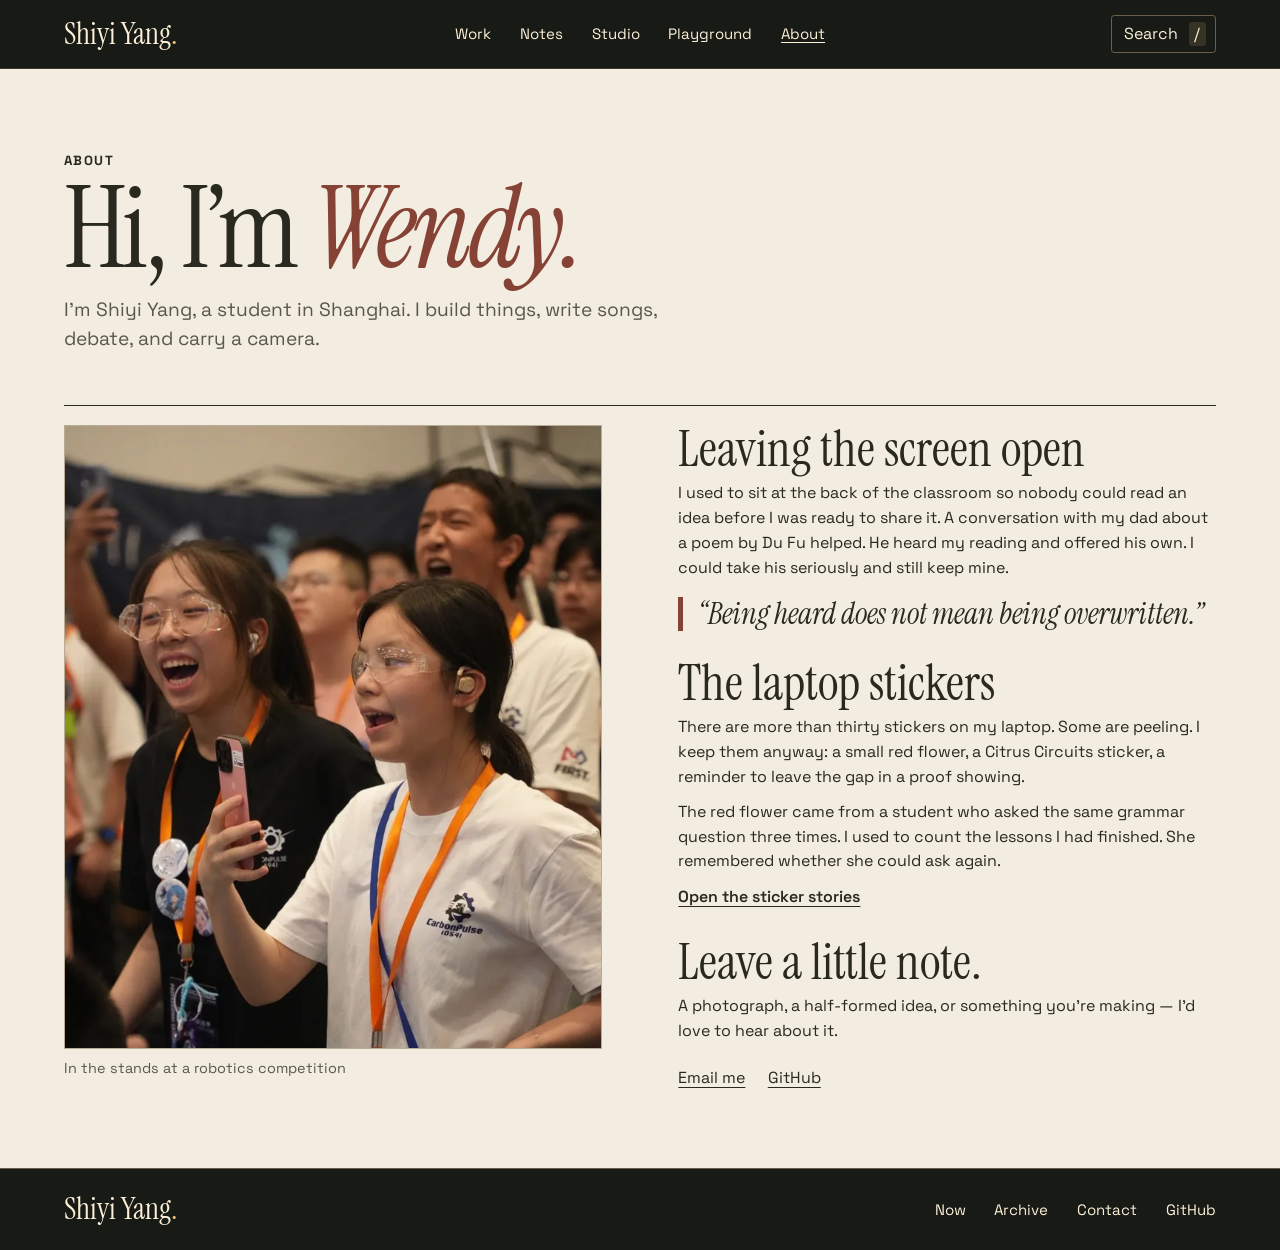
<file: about.html>
<!doctype html>
    <html lang="en">
    <head>
      <meta charset="utf-8">
      <meta name="viewport" content="width=device-width, initial-scale=1">
      <title>About Wendy | Shiyi Yang</title>
      <meta name="description" content="Shiyi Yang on cameras, laptop stickers and getting comfortable sharing unfinished ideas.">
      <meta name="theme-color" content="#171a15">
      <link rel="canonical" href="https://yangsy57272.github.io/about.html">
      <meta property="og:type" content="website">
      <meta property="og:site_name" content="Shiyi Yang">
      <meta property="og:title" content="About Wendy | Shiyi Yang">
      <meta property="og:description" content="Shiyi Yang on cameras, laptop stickers and getting comfortable sharing unfinished ideas.">
      <meta property="og:url" content="https://yangsy57272.github.io/about.html">
      <meta property="og:image" content="https://yangsy57272.github.io/assets/life/match-day.webp">
      <meta name="twitter:card" content="summary_large_image">
      <link rel="icon" href="assets/editorial-mark.svg" type="image/svg+xml">
      <link rel="preload" href="assets/fonts/instrument-serif.woff2" as="font" type="font/woff2" crossorigin>
      <link rel="stylesheet" href="editorial.css">
      <script src="editorial.js" defer></script>

    </head>
    <body>
      <a class="skip" href="#main">Skip to content</a>
      <header class="site-head">
        <div class="wrap mast">
          <a class="wordmark" href="index.html">Shiyi Yang<span>.</span></a>
          <nav aria-label="Main navigation"><a href="index.html#work">Work</a><a href="notes.html">Notes</a><a href="studio.html">Studio</a><a href="playground.html">Playground</a><a href="about.html" aria-current="page">About</a></nav>
          <button class="search-button" type="button" data-search hidden><span>Search</span> <kbd>/</kbd></button>
        </div>
      </header>
      <main id="main" tabindex="-1"><header class="wrap page-intro"><p class="eyebrow">About</p>
      <h1>Hi, I’m <em>Wendy.</em></h1><p class="lede">I’m Shiyi Yang, a student in Shanghai. I build things, write songs, debate, and carry a camera.</p></header>
    <div class="wrap story-layout">
      <figure class="case-figure"><img src="assets/life/match-day.webp" alt="Wendy cheering with friends at a robotics competition" width="724" height="1086">
        <figcaption>In the stands at a robotics competition</figcaption></figure>
      <div class="prose">
        <section><h2>Leaving the screen open</h2>
          <p>I used to sit at the back of the classroom so nobody could read an idea before I was ready to share it. A conversation with my dad about a poem by Du Fu helped. He heard my reading and offered his own. I could take his seriously and still keep mine.</p>
          <blockquote>“Being heard does not mean being overwritten.”</blockquote>
        </section>
        <section id="stickers"><h2>The laptop stickers</h2>
          <p>There are more than thirty stickers on my laptop. Some are peeling. I keep them anyway: a small red flower, a Citrus Circuits sticker, a reminder to leave the gap in a proof showing.</p>
          <p>The red flower came from a student who asked the same grammar question three times. I used to count the lessons I had finished. She remembered whether she could ask again.</p>
          <a class="plain-link" href="archive.html#curiosity">Open the sticker stories</a>
        </section>
        <section id="contact"><h2>Leave a little note.</h2>
          <p>A photograph, a half-formed idea, or something you’re making — I’d love to hear about it.</p>
          <div class="inline-links"><a href="mailto:yangsy.2009@outlook.com">Email me</a><a href="https://github.com/yangsy57272">GitHub</a></div>
        </section>
      </div>
    </div></main>
      <footer class="site-foot">
        <div class="wrap foot-layout">
          <a class="wordmark" href="index.html">Shiyi Yang<span>.</span></a>
          <nav aria-label="Elsewhere">
            <a href="now.html">Now</a><a href="archive.html">Archive</a>
            <a href="about.html#contact">Contact</a><a href="https://github.com/yangsy57272">GitHub</a>
          </nav>
        </div>
      </footer>
      <dialog class="search-dialog" aria-labelledby="search-title">
        <div class="search-head"><h2 id="search-title">Search the site</h2><button type="button" data-close-search>Close</button></div>
        <label class="sr-only" for="site-search">Filter pages and projects</label>
        <input id="site-search" type="search" placeholder="Find a project, note, or experiment…" autocomplete="off" autofocus>
        <p class="search-empty" role="status" hidden>No matching pages.</p>
        <ul class="search-results"><li><a href="index.html#work" data-keywords="ScentSense HiMCM Greenvolt portfolio projects">Selected work</a></li><li><a href="notes.html" data-keywords="Barbie John Locke essay argument">Notes &amp; writing</a></li><li><a href="studio.html" data-keywords="studio photo song video sound">Photography, music &amp; films</a></li><li><a href="assets/HiMCM-2024-Paper.pdf" data-keywords="computing environmental model">HiMCM 2024 paper (PDF)</a></li><li><a href="assets/HiMCM-2025-Paper.pdf" data-keywords="building evacuation simulation">HiMCM 2025 paper (PDF)</a></li><li><a href="assets/No-Three-In-Line.pdf" data-keywords="combinatorics geometry">No-three-in-a-line paper (PDF)</a></li><li><a href="photography.html" data-keywords="Istanbul Shanghai gallery lightbox">Photography gallery</a></li><li><a href="about.html" data-keywords="biography laptop stickers red flower contact email">About Wendy</a></li><li><a href="now.html" data-keywords="current working questions">Now</a></li><li><a href="playground.html" data-keywords="puzzles math games">Playground</a></li><li><a href="playground.html#no-three-puzzle" data-keywords="geometry dots puzzle">No-three-in-a-line puzzle</a></li><li><a href="archive.html#playground" data-keywords="camera stopwatch games">Debate prep, math sprint &amp; exposure lab</a></li><li><a href="archive.html#chapters" data-keywords="connections art film documentary">Films &amp; activity journal</a></li><li><a href="archive.html#achievements" data-keywords="archive growth honors activities awards">Original notebook &amp; awards</a></li><li><a href="archive.html#curiosity" data-keywords="stickers citrus circuits flower plums café">The little things</a></li><li><a href="about.html#contact" data-keywords="email GitHub">Contact</a></li><li><a href="scentsense.html" data-keywords="Computer vision / Physical computing What happens when a machine’s guess becomes something you can smell?">ScentSense</a></li><li><a href="no-three-in-a-line.html" data-keywords="Combinatorics / Research A grid of dots, a surprisingly short bound, and the proof behind it.">No three in a line</a></li><li><a href="himcm.html" data-keywords="Mathematical modeling / Team research Two models for decisions under constraints, from computing footprints to building sweeps.">HiMCM</a></li><li><a href="greenvolt-spark.html" data-keywords="Energy harvesting / Prototyping Exploring whether wave motion could power a coastal monitoring device.">Greenvolt Spark</a></li></ul>
        <p class="search-help">Use the arrow keys to browse, Enter to open, or Esc to close.</p>
      </dialog>
    </body>
    </html>
</file>
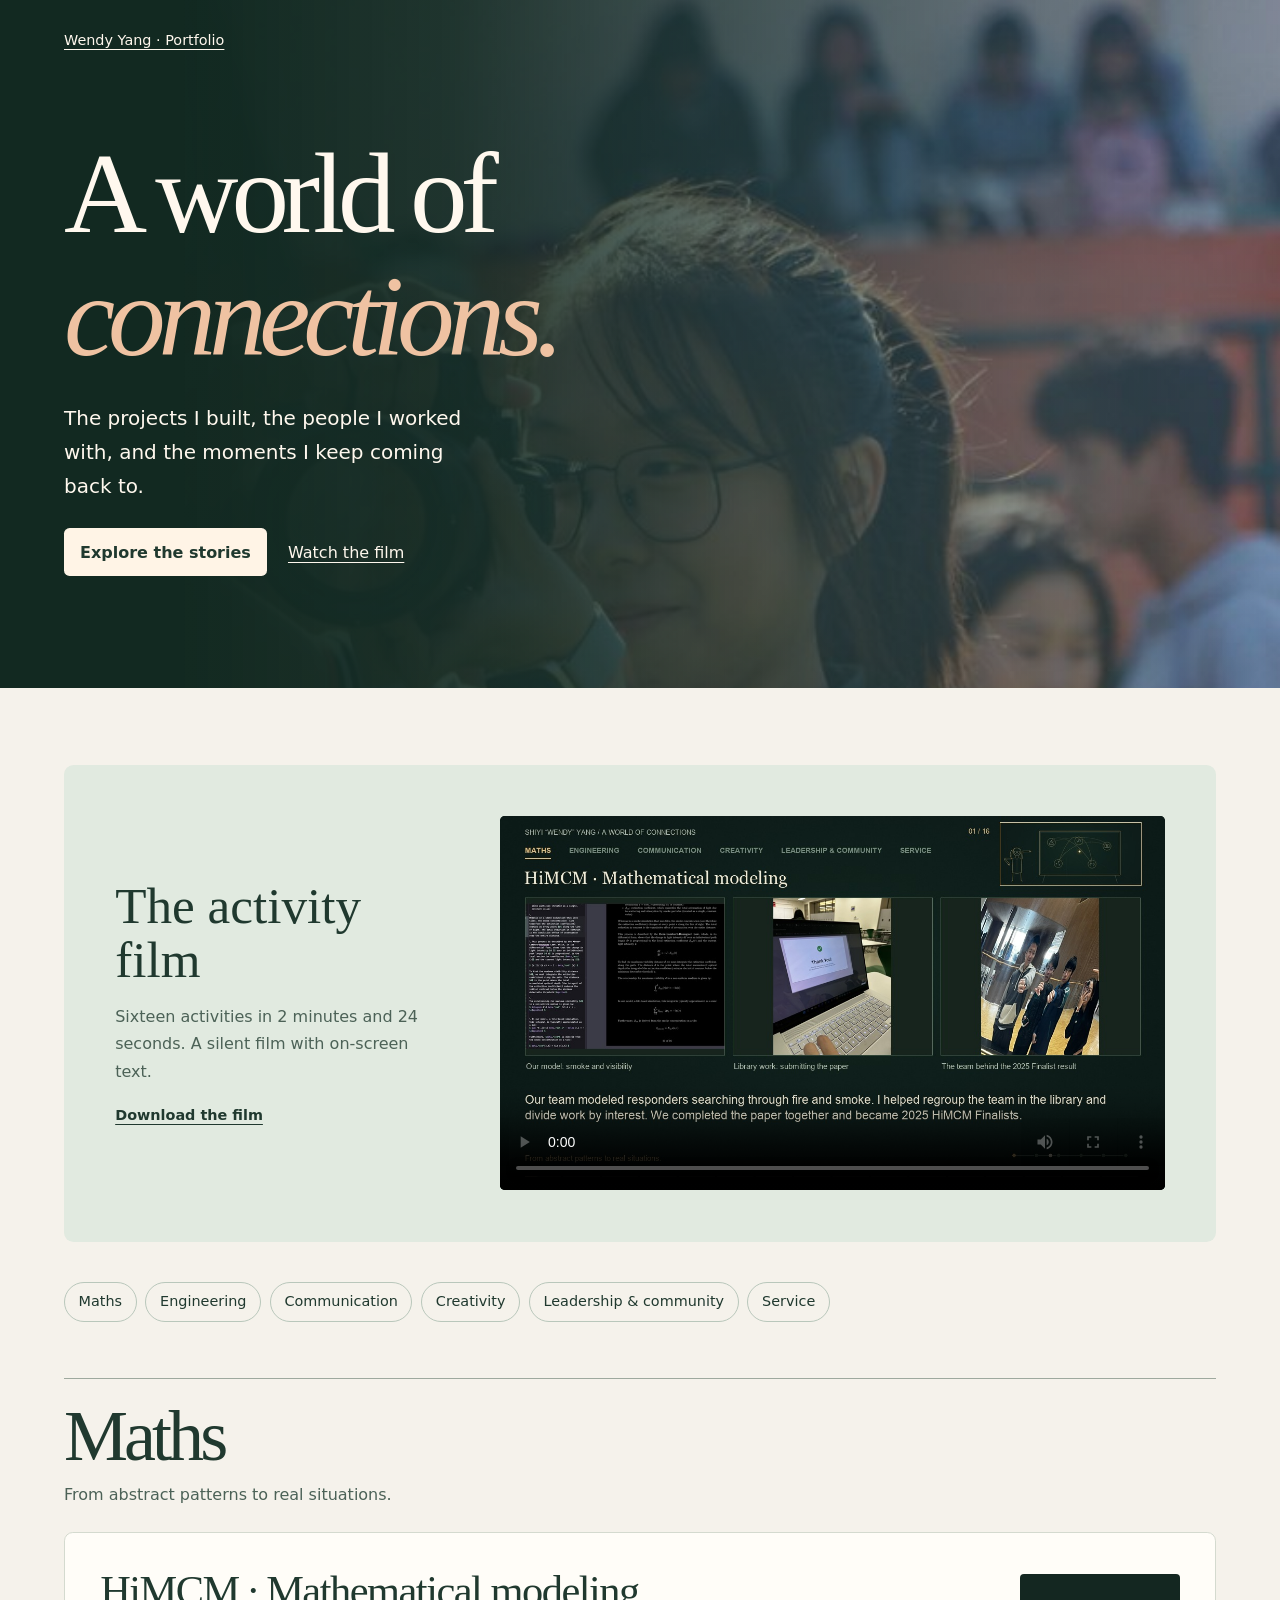
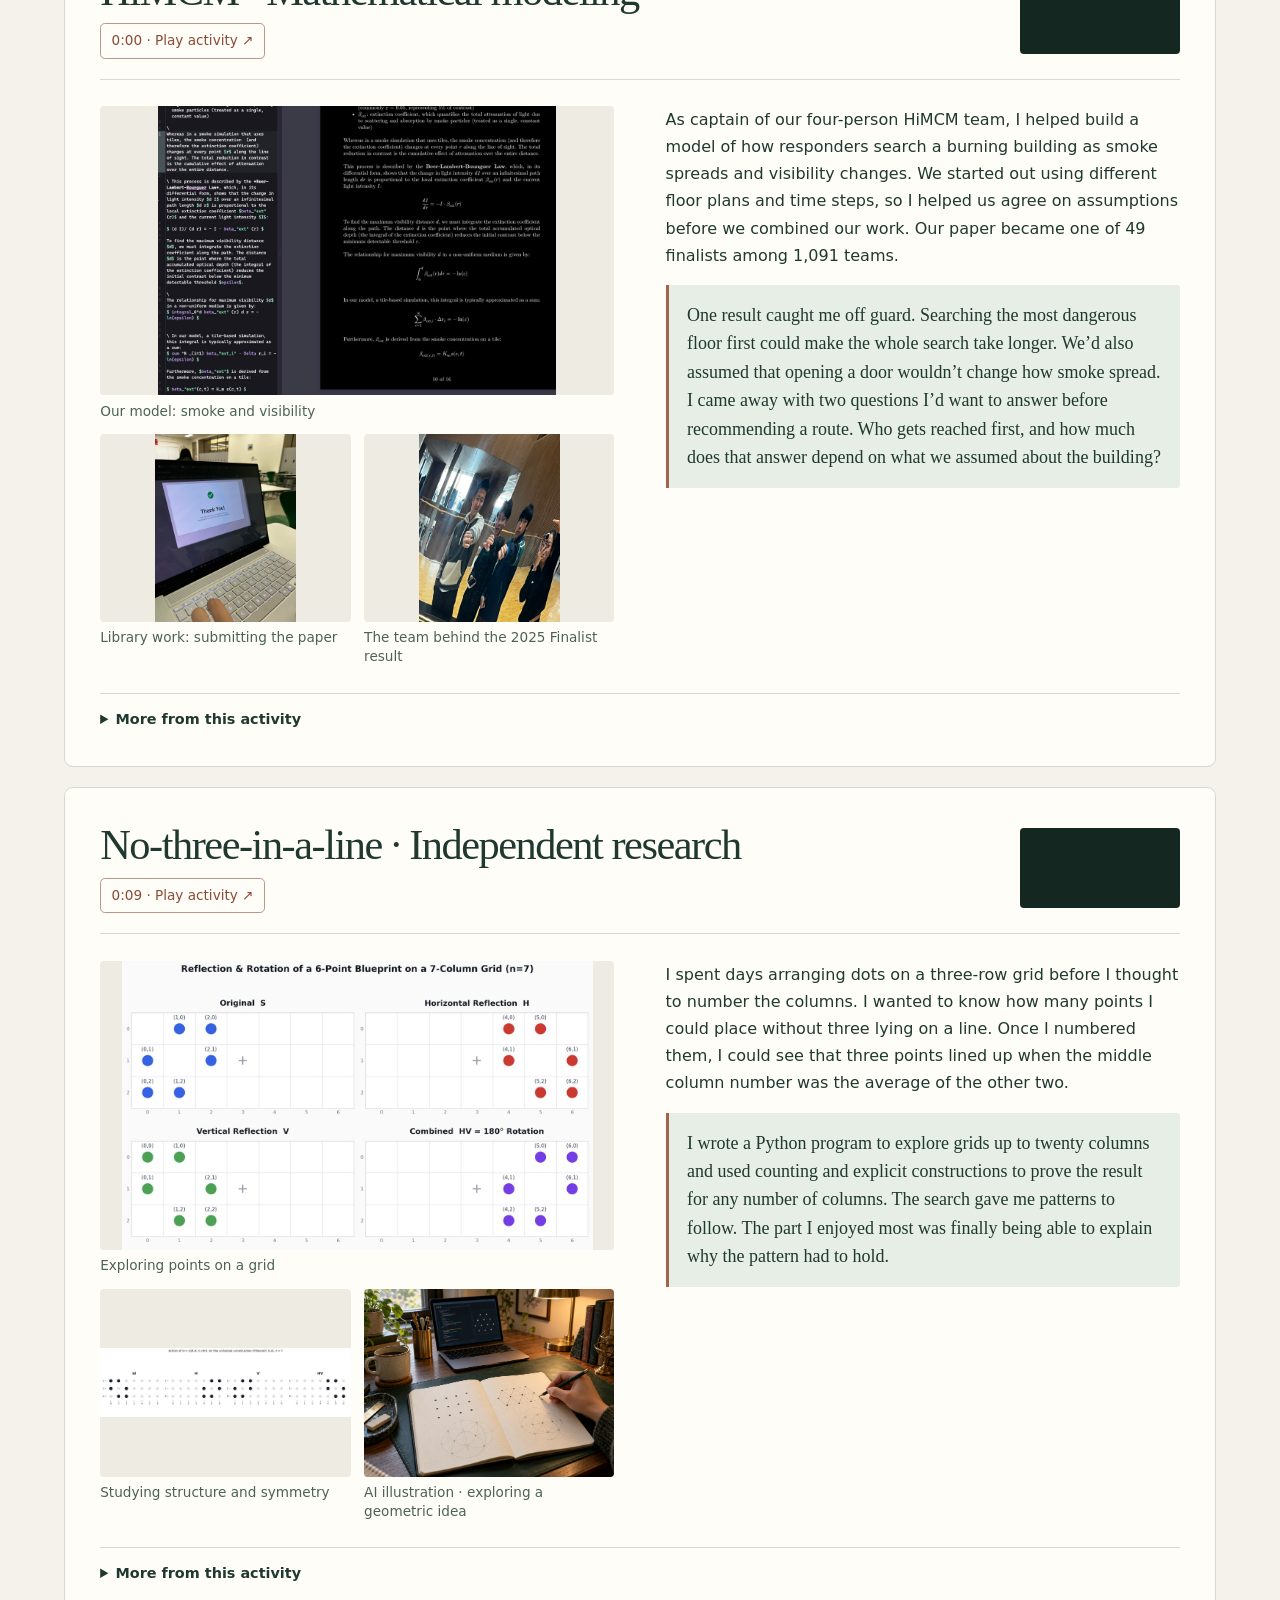
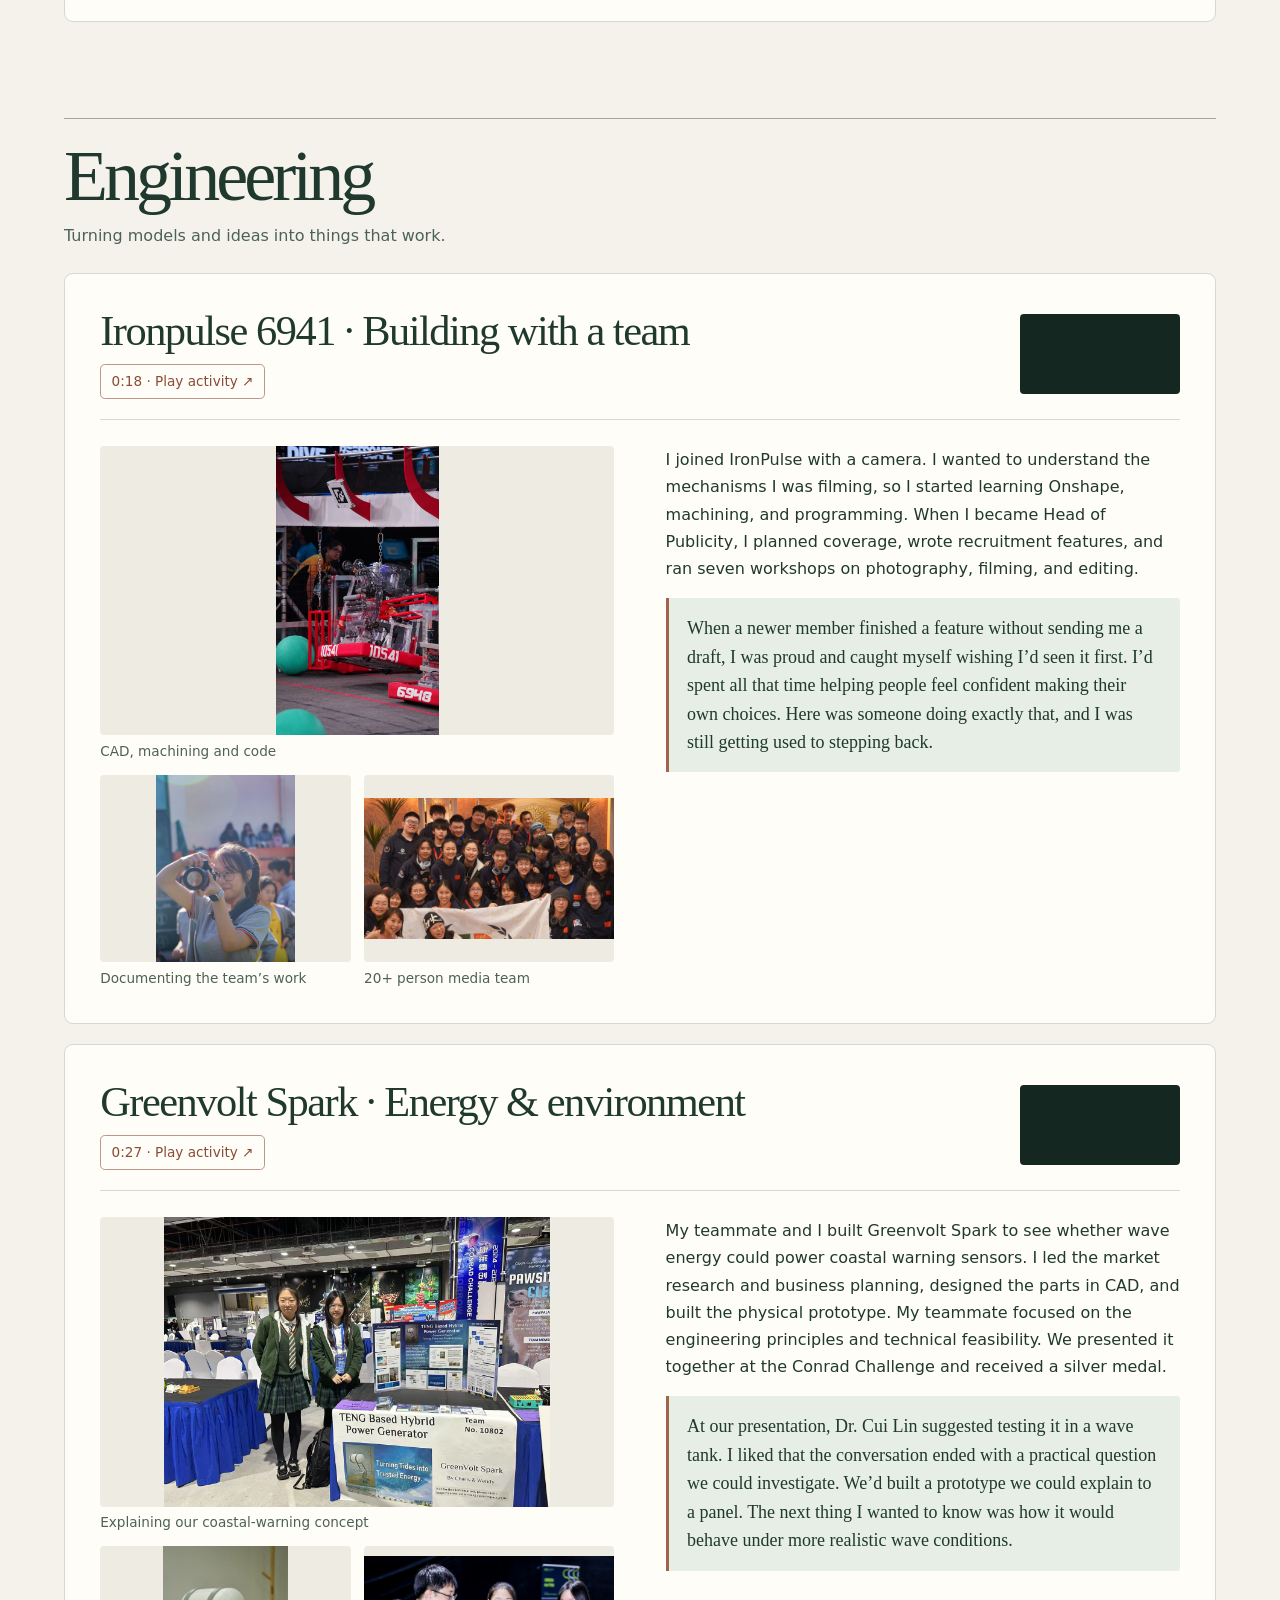
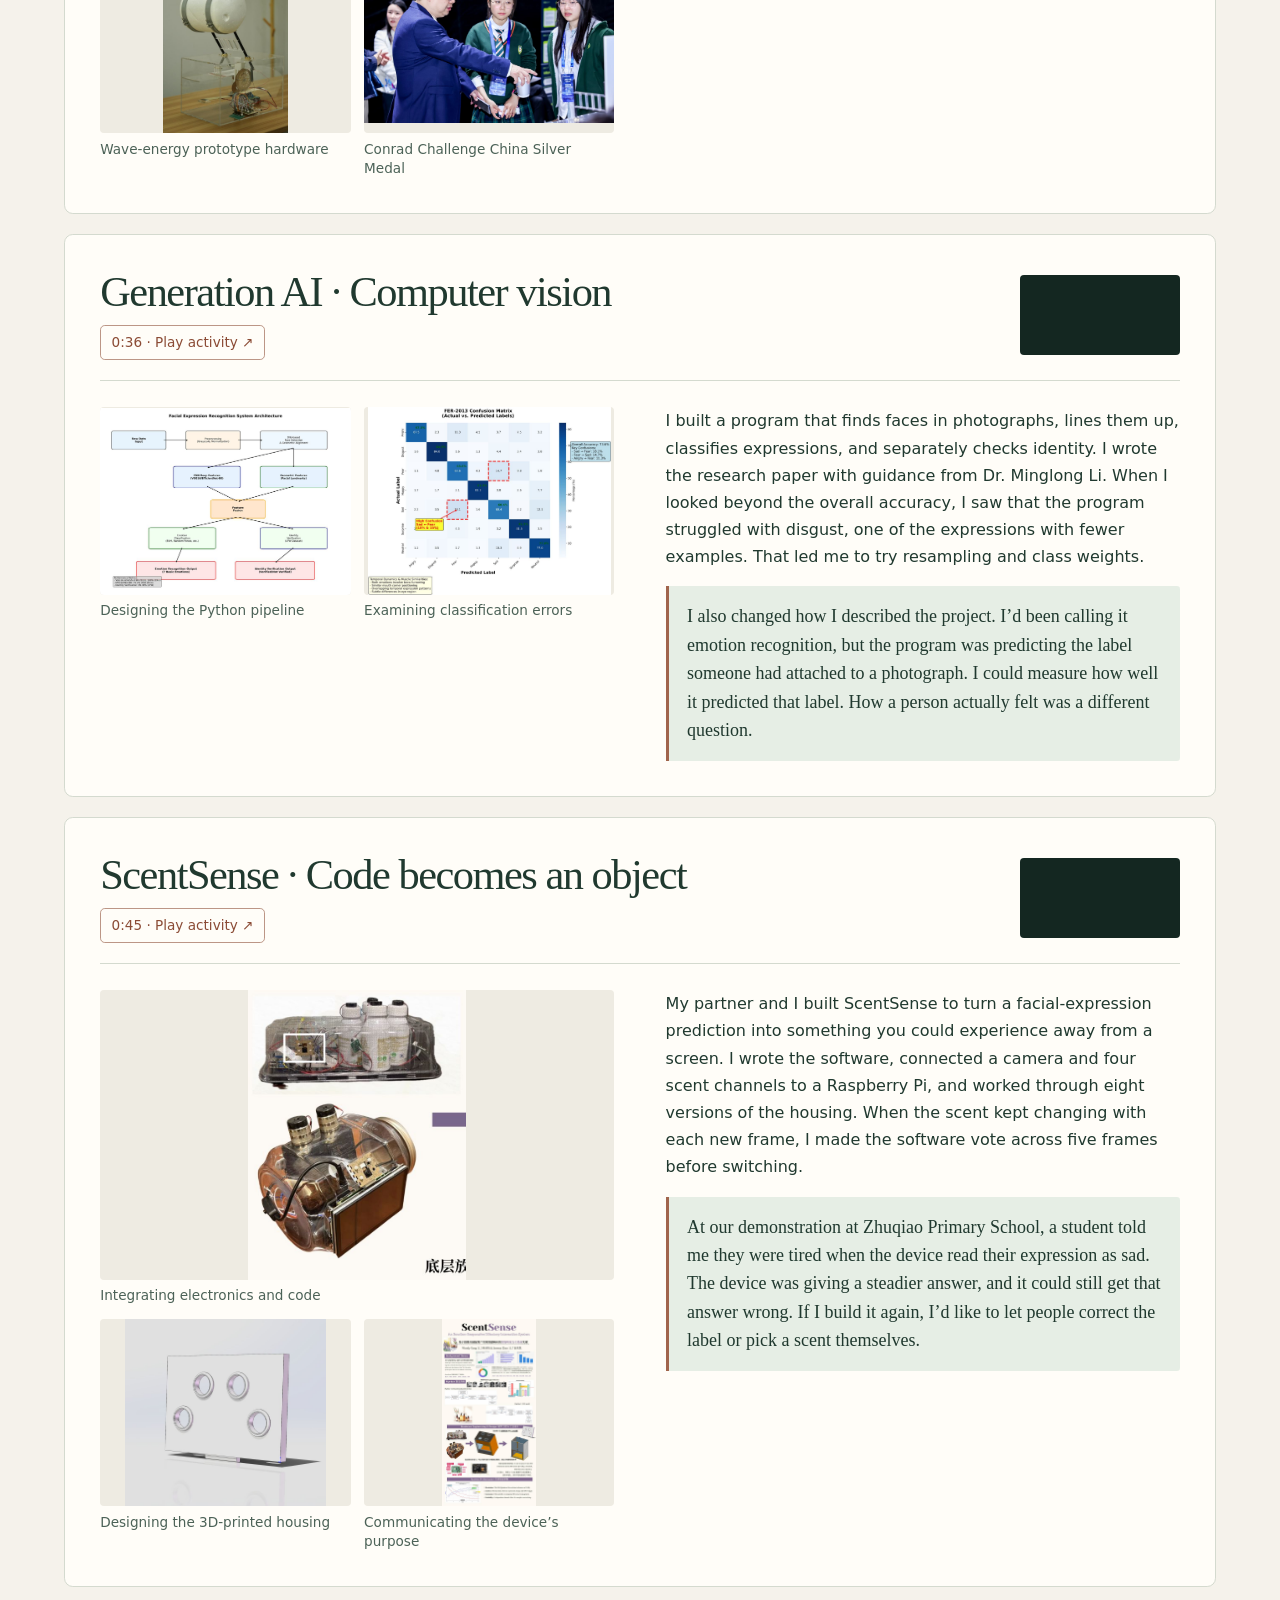
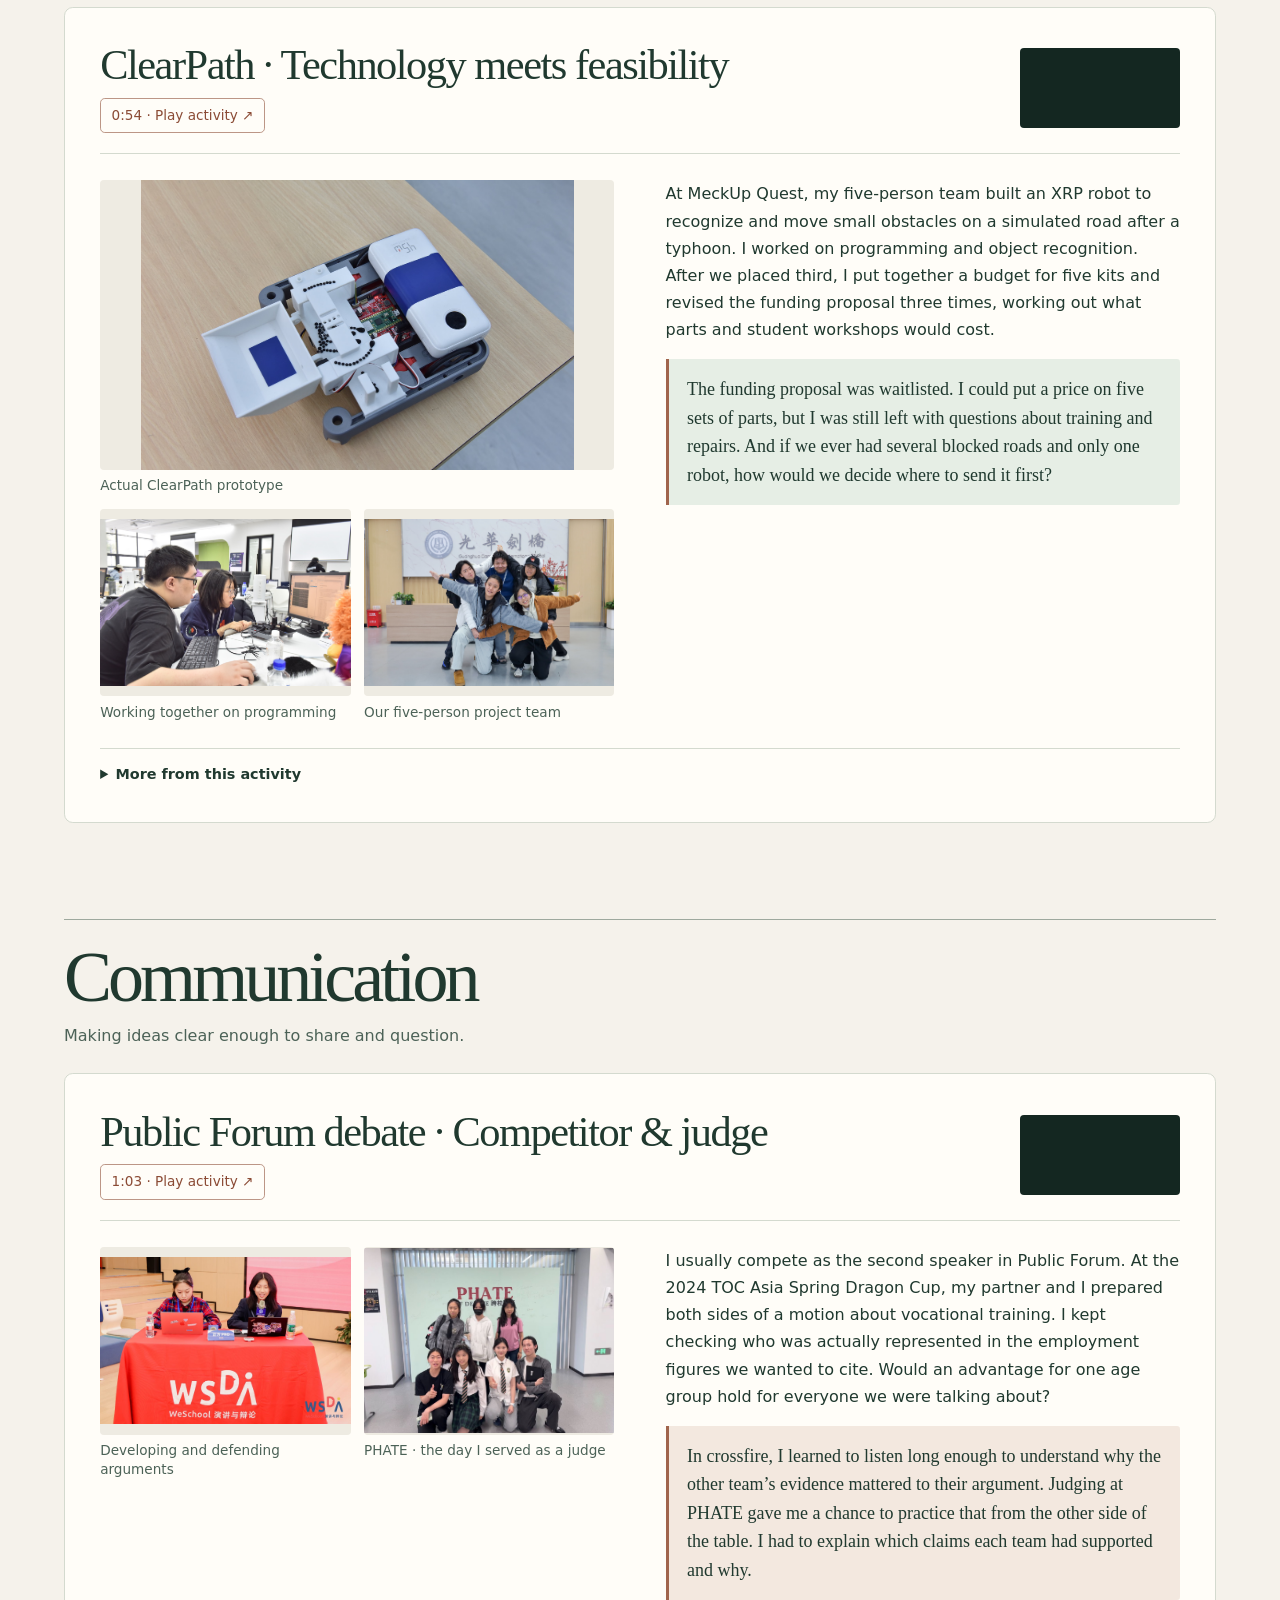
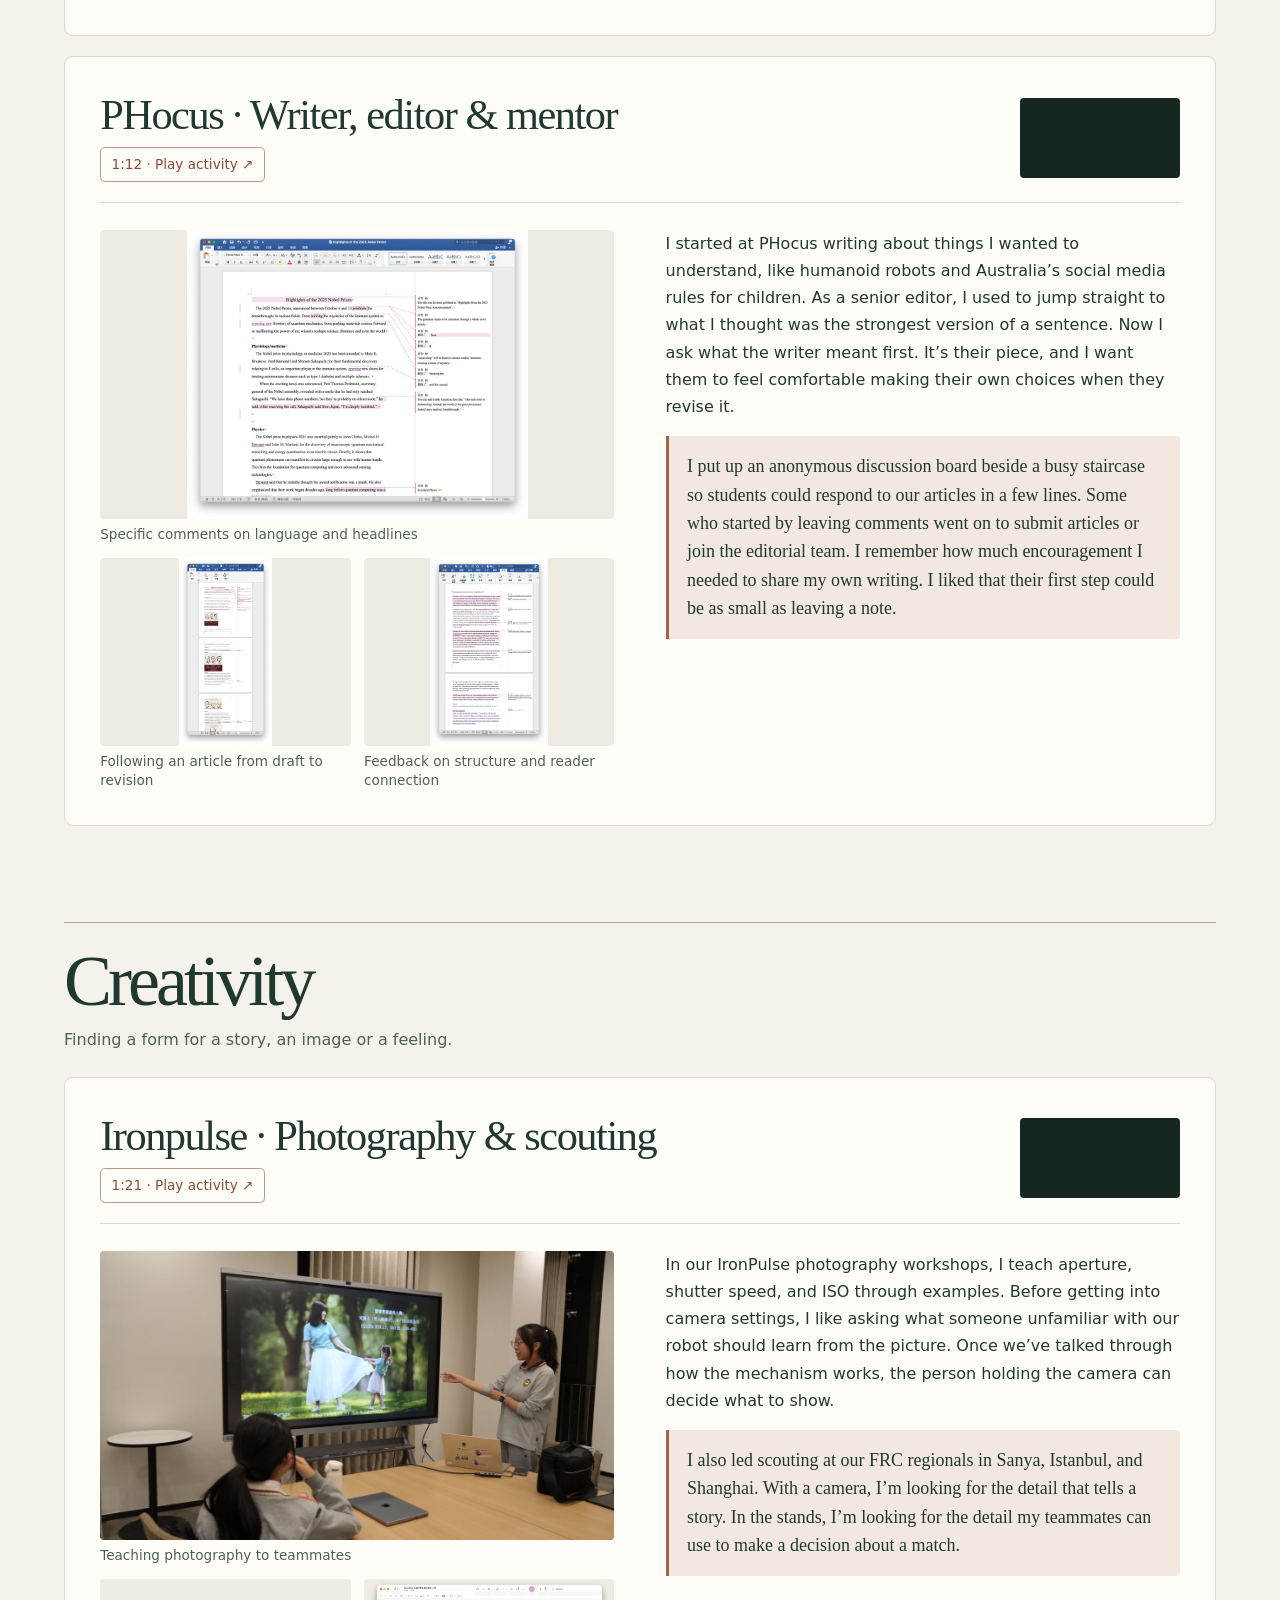
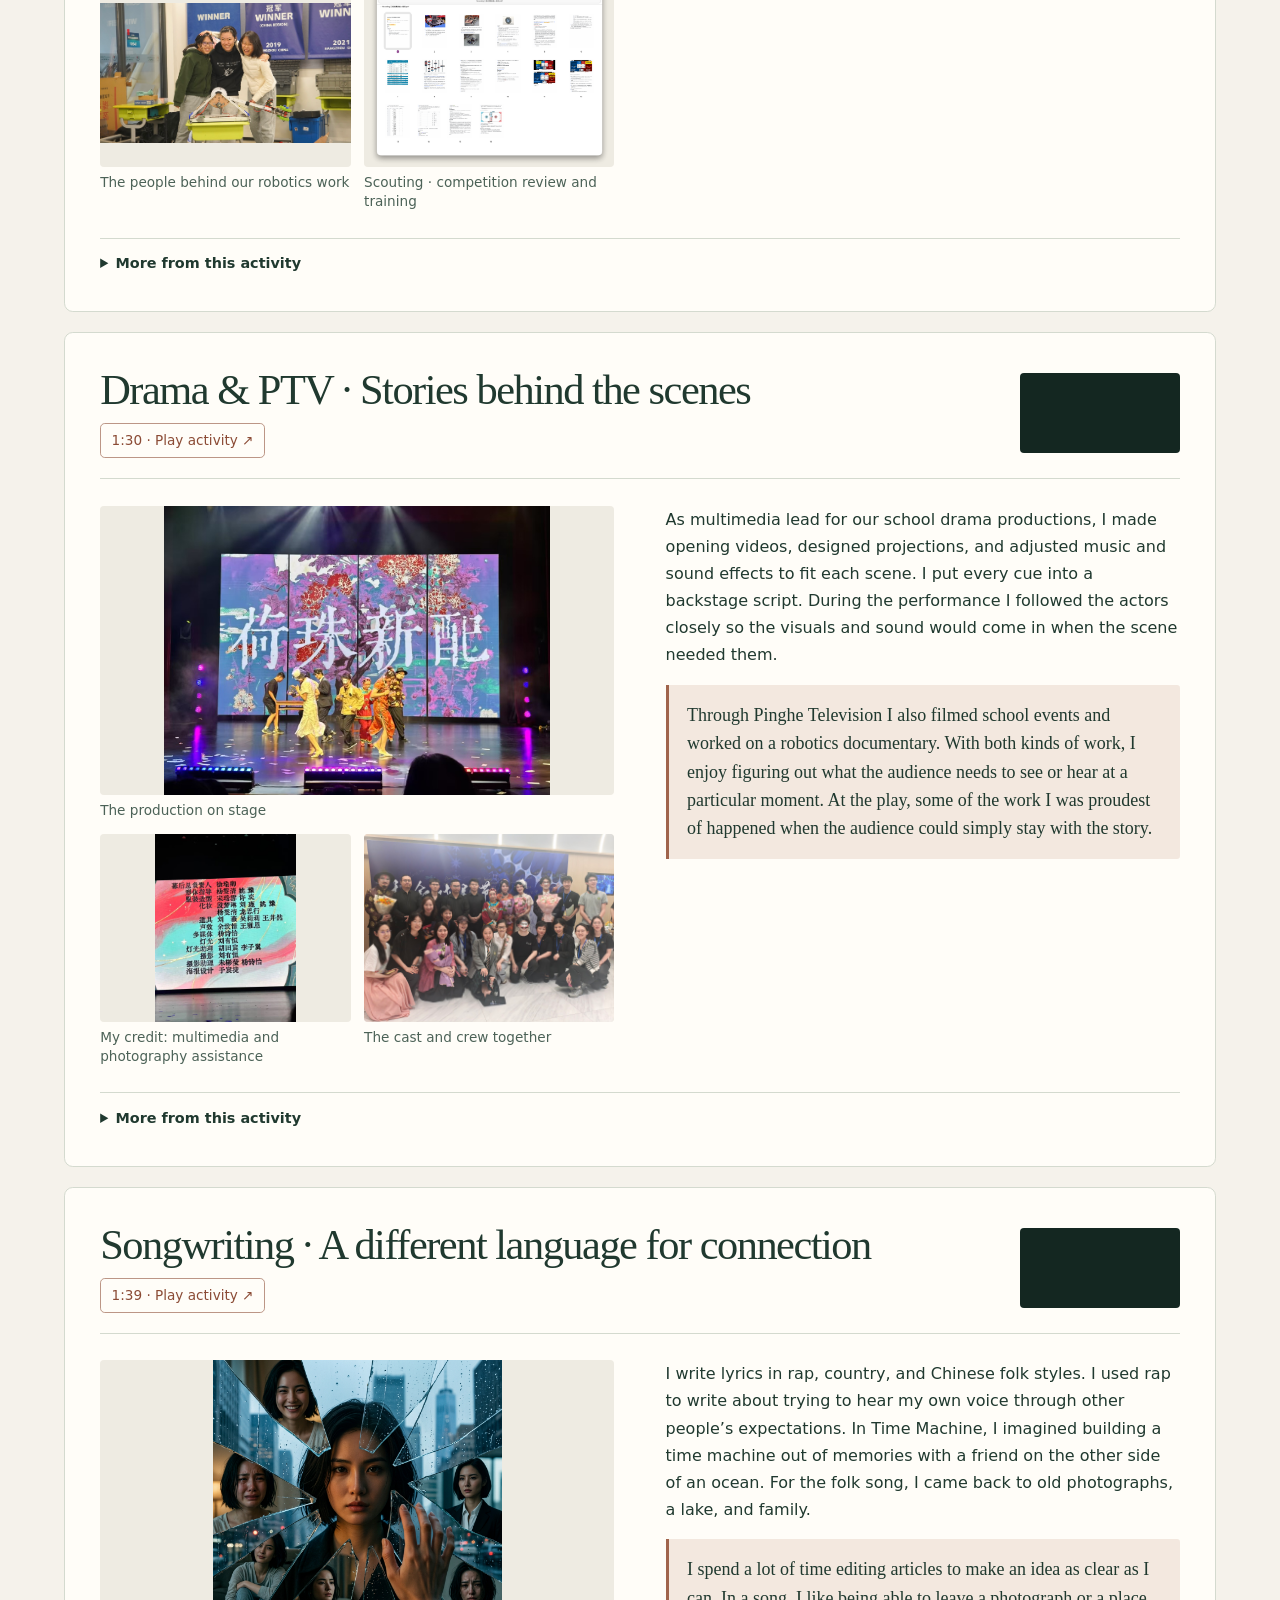
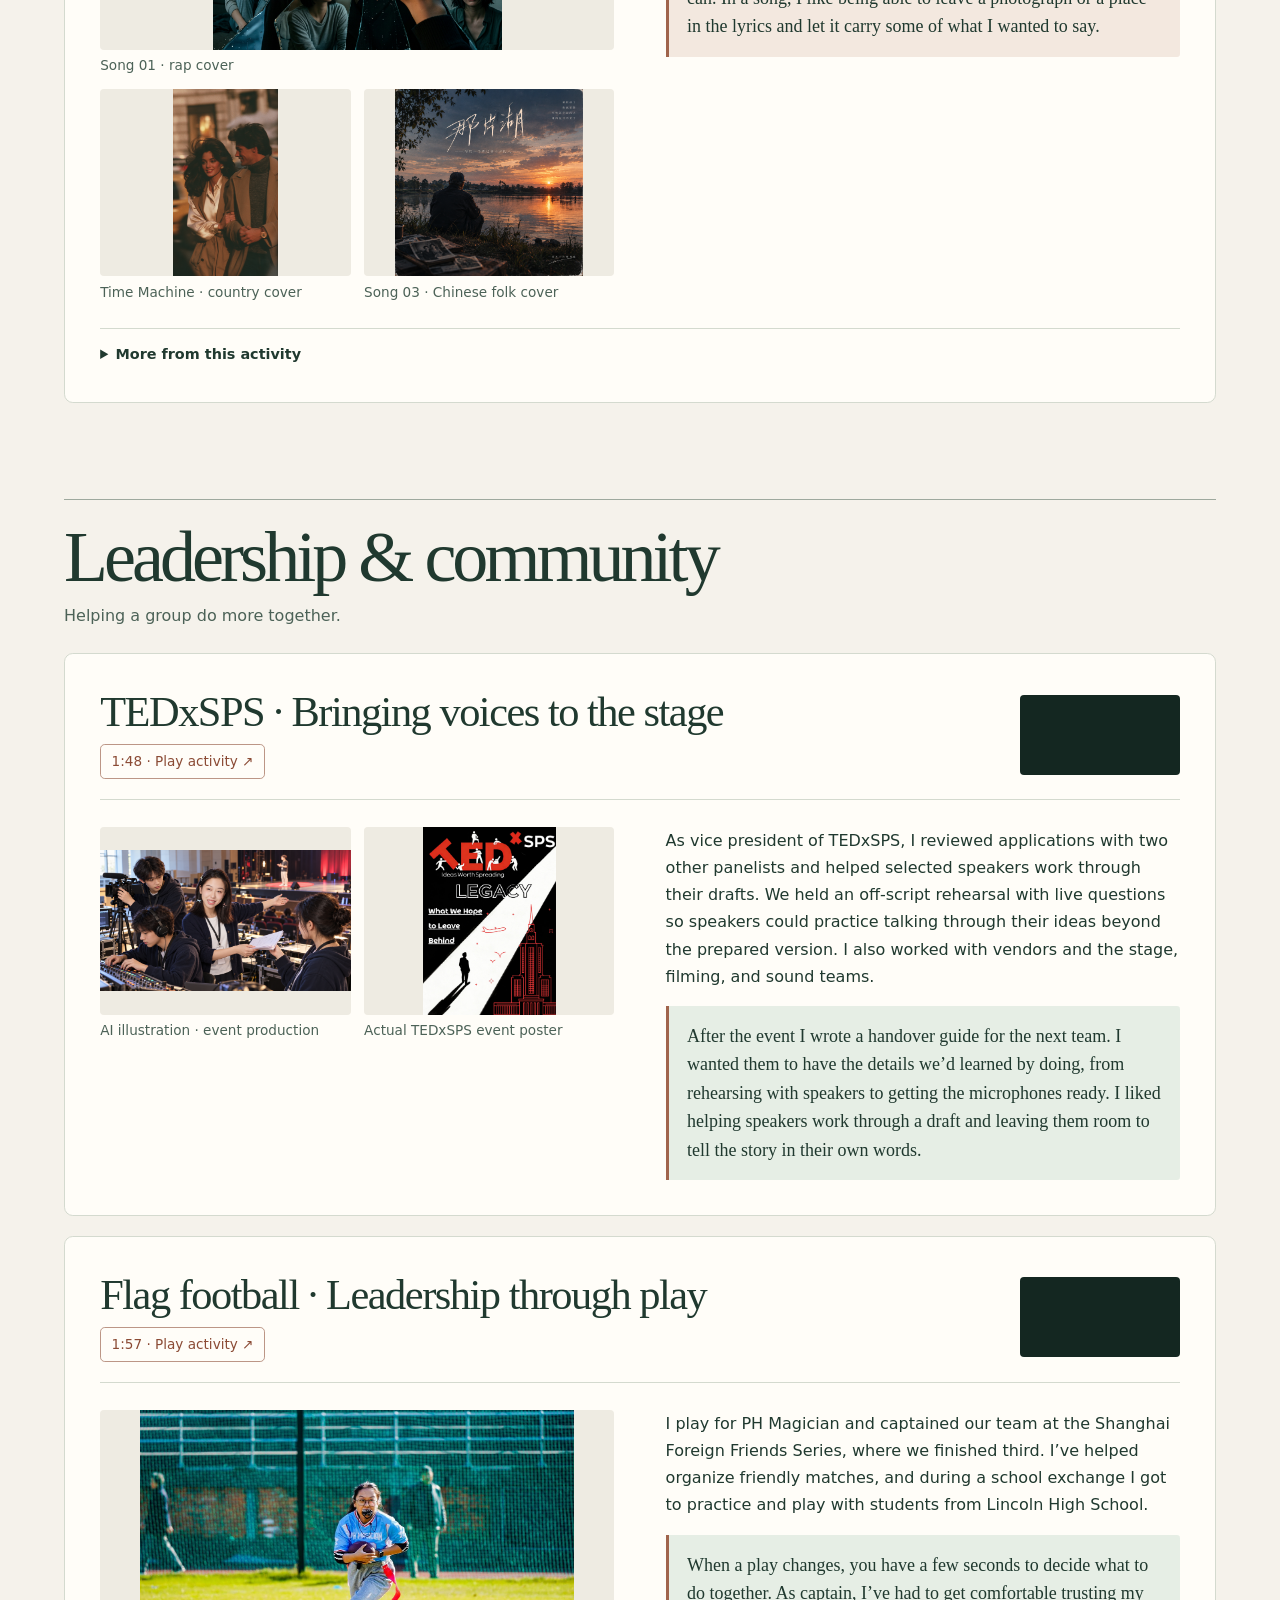
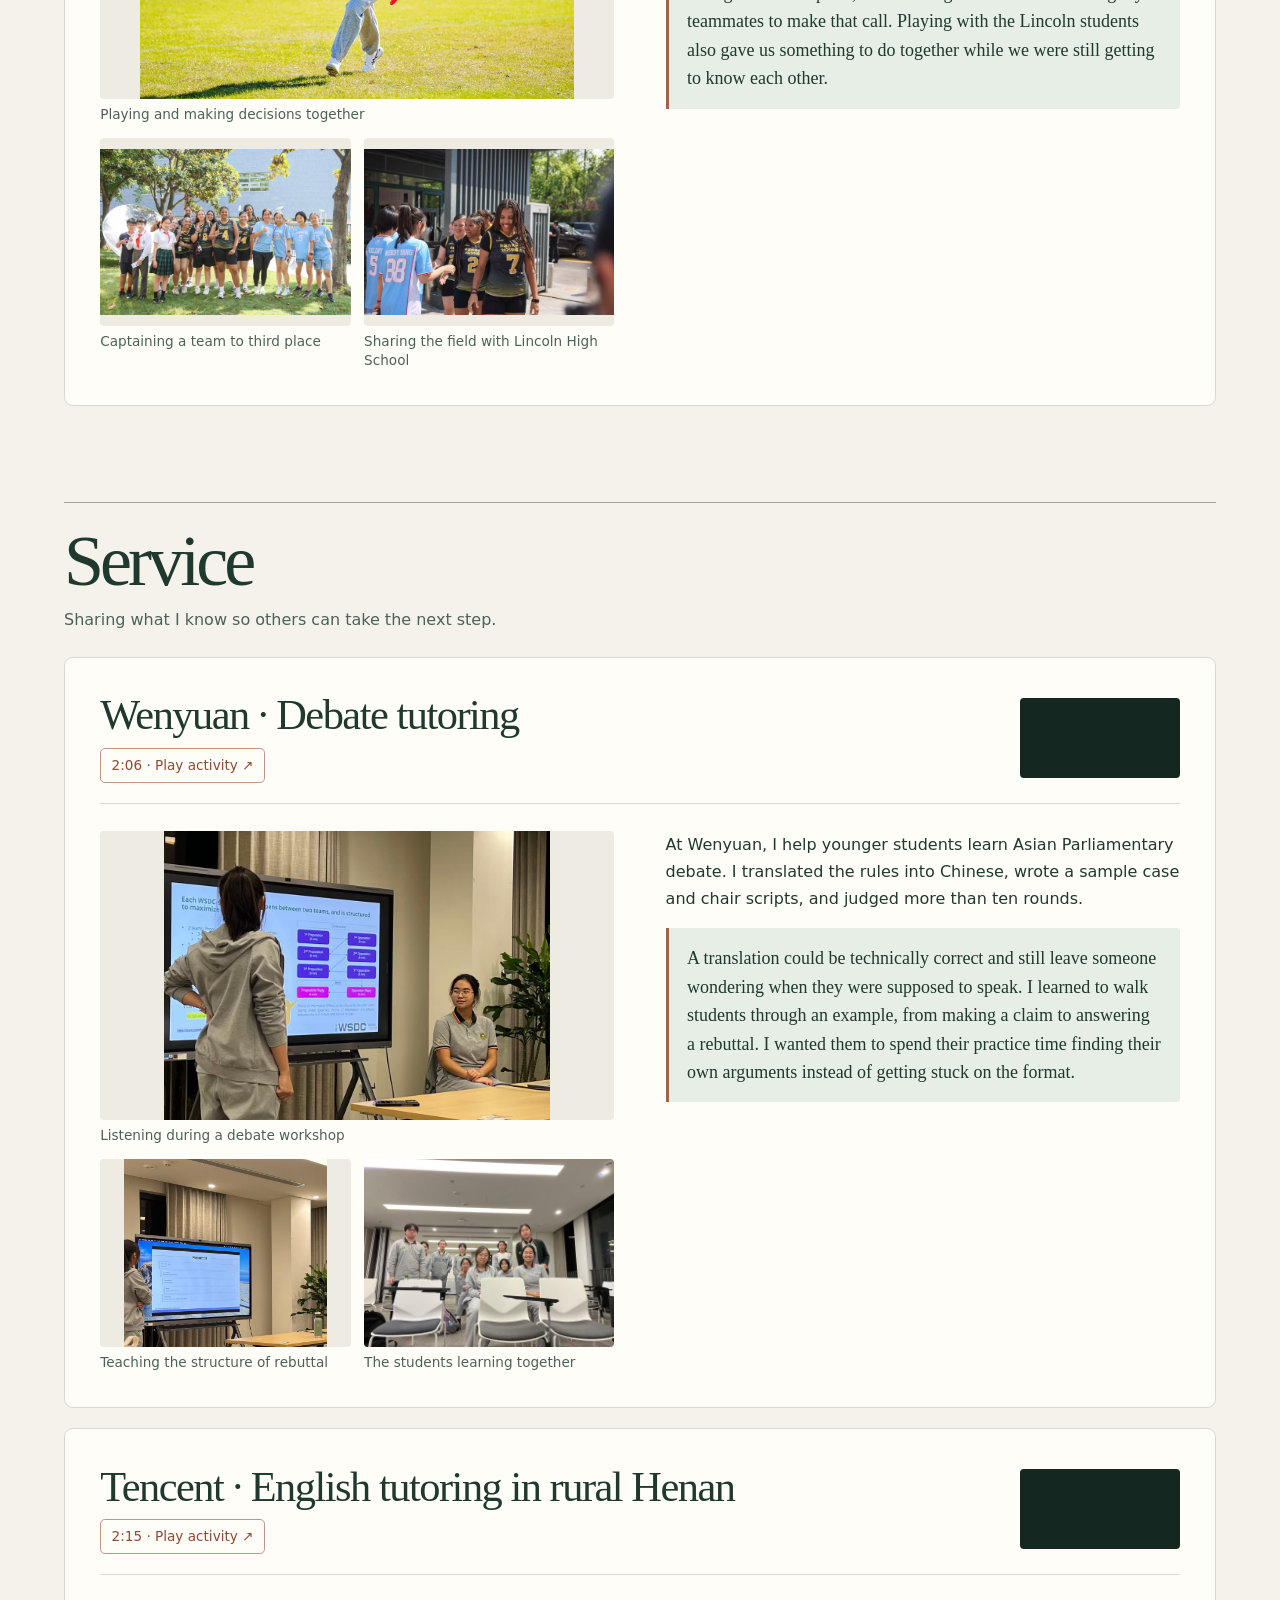
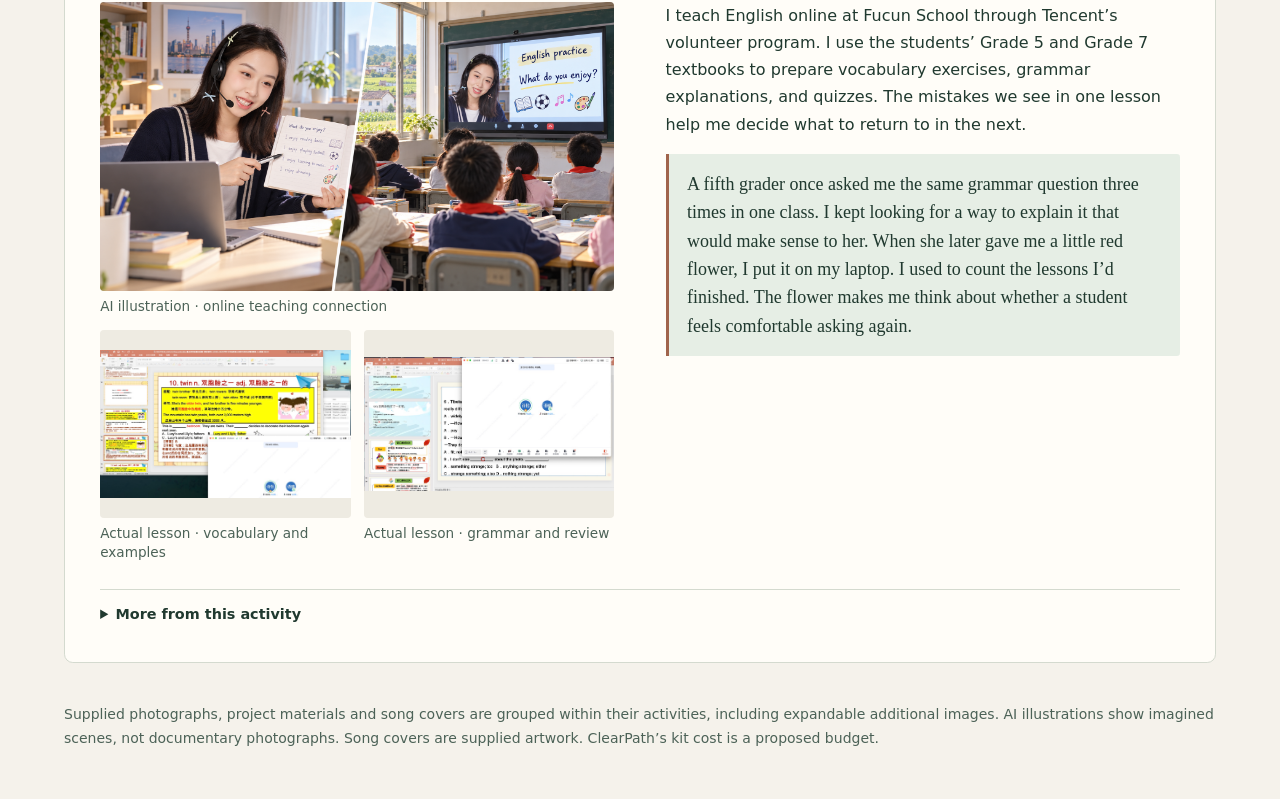
<file: activity-film.html>
<!doctype html><html lang="en"><meta charset="utf-8"><meta name="viewport" content="width=device-width,initial-scale=1"><title>A world of connections · Wendy Yang</title><meta name="description" content="The sixteen stories behind Shiyi Yang’s activity film, across robotics, writing, research, service, and sport.">
<link rel="canonical" href="https://yangsy57272.github.io/activity-film.html">
<meta property="og:type" content="website">
<meta property="og:title" content="A world of connections | Shiyi Yang">
<meta property="og:description" content="The sixteen stories behind Shiyi Yang’s activity film.">
<meta property="og:url" content="https://yangsy57272.github.io/activity-film.html">
<meta property="og:image" content="https://yangsy57272.github.io/assets/activities/thematic-story-01.jpg">
<meta name="twitter:card" content="summary_large_image">
<link rel="stylesheet" href="activity-journal.css">
<header class="journal-cover">
  <div class="cover-inner">
    <a class="cover-back" href="index.html">Wendy Yang · Portfolio</a>
    <div class="cover-copy">
      <h1>A world of <em>connections.</em></h1>
      <p>The projects I built, the people I worked with, and the moments I keep coming back to.</p>
      <a class="cover-link" href="#themes">Explore the stories</a>
      <a class="cover-film-link" href="#screening">Watch the film</a>
    </div>
  </div>
</header>
<main>
  <div class="screening" id="screening">
    <div class="screening-copy">
      <h2>The activity film</h2>
      <p>Sixteen activities in 2 minutes and 24 seconds. A silent film with on-screen text.</p>
      <a class="download" download href="assets/films/a-world-of-connections-real-activities.mp4">Download the film</a>
    </div>
    <video id="film" controls playsinline preload="metadata" poster="assets/activities/thematic-story-01.jpg" src="assets/films/a-world-of-connections-real-activities.mp4"></video>
  </div>
<nav id="themes" aria-label="Activity themes"><a href="#theme-0">Maths</a><a href="#theme-1">Engineering</a><a href="#theme-2">Communication</a><a href="#theme-3">Creativity</a><a href="#theme-4">Leadership &amp; community</a><a href="#theme-5">Service</a></nav>
<section id="theme-0"><header class="theme"><div><h2>Maths</h2><p>From abstract patterns to real situations.</p></div></header>
<article id="building-search"><div class="activity-title"><div><h3>HiMCM · Mathematical modeling</h3><button data-time="0">0:00 · Play activity ↗</button></div><video class="golden-motion" autoplay loop muted playsinline preload="metadata" aria-label="Golden line-art activity animation" src="assets/films/golden-motion-2.mp4"></video></div><div class="collage" style="--count:3"><figure><a href="assets/activities/himcm-equations.jpg"><img src="assets/activities/himcm-equations.jpg" loading="lazy" alt="Our model: smoke and visibility"></a><figcaption>Our model: smoke and visibility</figcaption></figure><figure><a href="assets/activities/himcm-submission.jpg"><img src="assets/activities/himcm-submission.jpg" loading="lazy" alt="Library work: submitting the paper"></a><figcaption>Library work: submitting the paper</figcaption></figure><figure><a href="assets/activities/himcm-team.jpg"><img src="assets/activities/himcm-team.jpg" loading="lazy" alt="The team behind the 2025 Finalist result"></a><figcaption>The team behind the 2025 Finalist result</figcaption></figure></div>
<div class="journal-entry">
<p>As captain of our four-person HiMCM team, I helped build a model of how responders search a burning building as smoke spreads and visibility changes. We started out using different floor plans and time steps, so I helped us agree on assumptions before we combined our work. Our paper became one of 49 finalists among 1,091 teams.</p>
<p class="reflection">One result caught me off guard. Searching the most dangerous floor first could make the whole search take longer. We’d also assumed that opening a door wouldn’t change how smoke spread. I came away with two questions I’d want to answer before recommending a route. Who gets reached first, and how much does that answer depend on what we assumed about the building?</p>
</div>
<details><summary>More from this activity</summary><div class="collage"><figure><a href="assets/activities/himcm-plan.jpg"><img loading="lazy" src="assets/activities/himcm-plan.jpg" alt="Additional HiMCM · Mathematical modeling material"></a><figcaption>Supplied activity material</figcaption></figure><figure><a href="assets/activities/himcm-candid.jpg"><img loading="lazy" src="assets/activities/himcm-candid.jpg" alt="Additional HiMCM · Mathematical modeling material"></a><figcaption>Supplied activity material</figcaption></figure></div></details></article>
<article id="grid-research"><div class="activity-title"><div><h3>No-three-in-a-line · Independent research</h3><button data-time="9">0:09 · Play activity ↗</button></div><video class="golden-motion" autoplay loop muted playsinline preload="metadata" aria-label="Golden line-art activity animation" src="assets/films/golden-motion-2.mp4"></video></div><div class="collage" style="--count:3"><figure><a href="assets/evidence/no-three-grid-transform.jpg"><img src="assets/evidence/no-three-grid-transform.jpg" loading="lazy" alt="Exploring points on a grid"></a><figcaption>Exploring points on a grid</figcaption></figure><figure><a href="assets/evidence/no-three-symmetry.jpg"><img src="assets/evidence/no-three-symmetry.jpg" loading="lazy" alt="Studying structure and symmetry"></a><figcaption>Studying structure and symmetry</figcaption></figure><figure><a href="assets/activities/maths-illustration.png"><img src="assets/activities/maths-illustration.png" loading="lazy" alt="AI illustration · exploring a geometric idea"></a><figcaption>AI illustration · exploring a geometric idea</figcaption></figure></div>
<div class="journal-entry">
<p>I spent days arranging dots on a three-row grid before I thought to number the columns. I wanted to know how many points I could place without three lying on a line. Once I numbered them, I could see that three points lined up when the middle column number was the average of the other two.</p>
<p class="reflection">I wrote a Python program to explore grids up to twenty columns and used counting and explicit constructions to prove the result for any number of columns. The search gave me patterns to follow. The part I enjoyed most was finally being able to explain why the pattern had to hold.</p>
</div>
<details><summary>More from this activity</summary><div class="collage"><figure><a href="assets/evidence/no-three-dihedral.jpg"><img loading="lazy" src="assets/evidence/no-three-dihedral.jpg" alt="Additional No-three-in-a-line · Independent research material"></a><figcaption>Supplied activity material</figcaption></figure></div></details></article></section>
<section id="theme-1"><header class="theme"><div><h2>Engineering</h2><p>Turning models and ideas into things that work.</p></div></header>
<article id="ironpulse"><div class="activity-title"><div><h3>Ironpulse 6941 · Building with a team</h3><button data-time="18">0:18 · Play activity ↗</button></div><video class="golden-motion" autoplay loop muted playsinline preload="metadata" aria-label="Golden line-art activity animation" src="assets/films/golden-motion-0.mp4"></video></div><div class="collage" style="--count:3"><figure><a href="assets/evidence/admission/frc-robot.jpg"><img src="assets/evidence/admission/frc-robot.jpg" loading="lazy" alt="CAD, machining and code"></a><figcaption>CAD, machining and code</figcaption></figure><figure><a href="assets/evidence/admission/frc-filming.jpg"><img src="assets/evidence/admission/frc-filming.jpg" loading="lazy" alt="Documenting the team’s work"></a><figcaption>Documenting the team’s work</figcaption></figure><figure><a href="assets/evidence/admission/frc-team.jpg"><img src="assets/evidence/admission/frc-team.jpg" loading="lazy" alt="20+ person media team"></a><figcaption>20+ person media team</figcaption></figure></div>
<div class="journal-entry">
<p>I joined IronPulse with a camera. I wanted to understand the mechanisms I was filming, so I started learning Onshape, machining, and programming. When I became Head of Publicity, I planned coverage, wrote recruitment features, and ran seven workshops on photography, filming, and editing.</p>
<p class="reflection">When a newer member finished a feature without sending me a draft, I was proud and caught myself wishing I’d seen it first. I’d spent all that time helping people feel confident making their own choices. Here was someone doing exactly that, and I was still getting used to stepping back.</p>
</div>
</article>
<article id="greenvolt"><div class="activity-title"><div><h3>Greenvolt Spark · Energy &amp; environment</h3><button data-time="27">0:27 · Play activity ↗</button></div><video class="golden-motion" autoplay loop muted playsinline preload="metadata" aria-label="Golden line-art activity animation" src="assets/films/golden-motion-3.mp4"></video></div><div class="collage" style="--count:3"><figure><a href="assets/evidence/admission/greenvolt-exhibition.jpg"><img src="assets/evidence/admission/greenvolt-exhibition.jpg" loading="lazy" alt="Explaining our coastal-warning concept"></a><figcaption>Explaining our coastal-warning concept</figcaption></figure><figure><a href="assets/evidence/greenvolt-generator.jpg"><img src="assets/evidence/greenvolt-generator.jpg" loading="lazy" alt="Wave-energy prototype hardware"></a><figcaption>Wave-energy prototype hardware</figcaption></figure><figure><a href="assets/evidence/admission/greenvolt-ceremony.jpg"><img src="assets/evidence/admission/greenvolt-ceremony.jpg" loading="lazy" alt="Conrad Challenge China Silver Medal"></a><figcaption>Conrad Challenge China Silver Medal</figcaption></figure></div>
<div class="journal-entry">
<p>My teammate and I built Greenvolt Spark to see whether wave energy could power coastal warning sensors. I led the market research and business planning, designed the parts in CAD, and built the physical prototype. My teammate focused on the engineering principles and technical feasibility. We presented it together at the Conrad Challenge and received a silver medal.</p>
<p class="reflection">At our presentation, Dr. Cui Lin suggested testing it in a wave tank. I liked that the conversation ended with a practical question we could investigate. We’d built a prototype we could explain to a panel. The next thing I wanted to know was how it would behave under more realistic wave conditions.</p>
</div>
</article>
<article id="generation-ai"><div class="activity-title"><div><h3>Generation AI · Computer vision</h3><button data-time="36">0:36 · Play activity ↗</button></div><video class="golden-motion" autoplay loop muted playsinline preload="metadata" aria-label="Golden line-art activity animation" src="assets/films/golden-motion-2.mp4"></video></div><div class="collage" style="--count:2"><figure><a href="assets/evidence/cv-architecture.jpg"><img src="assets/evidence/cv-architecture.jpg" loading="lazy" alt="Designing the Python pipeline"></a><figcaption>Designing the Python pipeline</figcaption></figure><figure><a href="assets/evidence/cv-confusion-matrix.jpg"><img src="assets/evidence/cv-confusion-matrix.jpg" loading="lazy" alt="Examining classification errors"></a><figcaption>Examining classification errors</figcaption></figure></div>
<div class="journal-entry">
<p>I built a program that finds faces in photographs, lines them up, classifies expressions, and separately checks identity. I wrote the research paper with guidance from Dr. Minglong Li. When I looked beyond the overall accuracy, I saw that the program struggled with disgust, one of the expressions with fewer examples. That led me to try resampling and class weights.</p>
<p class="reflection">I also changed how I described the project. I’d been calling it emotion recognition, but the program was predicting the label someone had attached to a photograph. I could measure how well it predicted that label. How a person actually felt was a different question.</p>
</div>
</article>
<article id="scentsense"><div class="activity-title"><div><h3>ScentSense · Code becomes an object</h3><button data-time="45">0:45 · Play activity ↗</button></div><video class="golden-motion" autoplay loop muted playsinline preload="metadata" aria-label="Golden line-art activity animation" src="assets/films/golden-motion-3.mp4"></video></div><div class="collage" style="--count:3"><figure><a href="assets/evidence/scentsense-hardware.jpg"><img src="assets/evidence/scentsense-hardware.jpg" loading="lazy" alt="Integrating electronics and code"></a><figcaption>Integrating electronics and code</figcaption></figure><figure><a href="assets/evidence/scentsense-cad-front.jpg"><img src="assets/evidence/scentsense-cad-front.jpg" loading="lazy" alt="Designing the 3D-printed housing"></a><figcaption>Designing the 3D-printed housing</figcaption></figure><figure><a href="assets/evidence/scentsense-poster-01.jpg"><img src="assets/evidence/scentsense-poster-01.jpg" loading="lazy" alt="Communicating the device’s purpose"></a><figcaption>Communicating the device’s purpose</figcaption></figure></div>
<div class="journal-entry">
<p>My partner and I built ScentSense to turn a facial-expression prediction into something you could experience away from a screen. I wrote the software, connected a camera and four scent channels to a Raspberry Pi, and worked through eight versions of the housing. When the scent kept changing with each new frame, I made the software vote across five frames before switching.</p>
<p class="reflection">At our demonstration at Zhuqiao Primary School, a student told me they were tired when the device read their expression as sad. The device was giving a steadier answer, and it could still get that answer wrong. If I build it again, I’d like to let people correct the label or pick a scent themselves.</p>
</div>
</article>
<article id="clearpath"><div class="activity-title"><div><h3>ClearPath · Technology meets feasibility</h3><button data-time="54">0:54 · Play activity ↗</button></div><video class="golden-motion" autoplay loop muted playsinline preload="metadata" aria-label="Golden line-art activity animation" src="assets/films/golden-motion-0.mp4"></video></div><div class="collage" style="--count:3"><figure><a href="assets/activities/clearpath-prototype.jpg"><img src="assets/activities/clearpath-prototype.jpg" loading="lazy" alt="Actual ClearPath prototype"></a><figcaption>Actual ClearPath prototype</figcaption></figure><figure><a href="assets/activities/clearpath-programming.jpg"><img src="assets/activities/clearpath-programming.jpg" loading="lazy" alt="Working together on programming"></a><figcaption>Working together on programming</figcaption></figure><figure><a href="assets/activities/clearpath-team.jpg"><img src="assets/activities/clearpath-team.jpg" loading="lazy" alt="Our five-person project team"></a><figcaption>Our five-person project team</figcaption></figure></div>
<div class="journal-entry">
<p>At MeckUp Quest, my five-person team built an XRP robot to recognize and move small obstacles on a simulated road after a typhoon. I worked on programming and object recognition. After we placed third, I put together a budget for five kits and revised the funding proposal three times, working out what parts and student workshops would cost.</p>
<p class="reflection">The funding proposal was waitlisted. I could put a price on five sets of parts, but I was still left with questions about training and repairs. And if we ever had several blocked roads and only one robot, how would we decide where to send it first?</p>
</div>
<details><summary>More from this activity</summary><div class="collage"><figure><a href="assets/activities/clearpath-team-working.jpg"><img loading="lazy" src="assets/activities/clearpath-team-working.jpg" alt="Additional ClearPath · Technology meets feasibility material"></a><figcaption>Supplied activity material</figcaption></figure><figure><a href="assets/activities/clearpath-illustration.png"><img loading="lazy" src="assets/activities/clearpath-illustration.png" alt="Additional ClearPath · Technology meets feasibility material"></a><figcaption>AI illustration · imagined scene</figcaption></figure></div></details></article></section>
<section id="theme-2"><header class="theme"><div><h2>Communication</h2><p>Making ideas clear enough to share and question.</p></div></header>
<article id="public-forum"><div class="activity-title"><div><h3>Public Forum debate · Competitor &amp; judge</h3><button data-time="63">1:03 · Play activity ↗</button></div><video class="golden-motion" autoplay loop muted playsinline preload="metadata" aria-label="Golden line-art activity animation" src="assets/films/golden-motion-1.mp4"></video></div><div class="collage" style="--count:2"><figure><a href="assets/evidence/admission/debate-table.jpg"><img src="assets/evidence/admission/debate-table.jpg" loading="lazy" alt="Developing and defending arguments"></a><figcaption>Developing and defending arguments</figcaption></figure><figure><a href="assets/evidence/admission/debate-team.jpg"><img src="assets/evidence/admission/debate-team.jpg" loading="lazy" alt="PHATE · the day I served as a judge"></a><figcaption>PHATE · the day I served as a judge</figcaption></figure></div>
<div class="journal-entry">
<p>I usually compete as the second speaker in Public Forum. At the 2024 TOC Asia Spring Dragon Cup, my partner and I prepared both sides of a motion about vocational training. I kept checking who was actually represented in the employment figures we wanted to cite. Would an advantage for one age group hold for everyone we were talking about?</p>
<p class="reflection">In crossfire, I learned to listen long enough to understand why the other team’s evidence mattered to their argument. Judging at PHATE gave me a chance to practice that from the other side of the table. I had to explain which claims each team had supported and why.</p>
</div>
</article>
<article id="phocus"><div class="activity-title"><div><h3>PHocus · Writer, editor &amp; mentor</h3><button data-time="72">1:12 · Play activity ↗</button></div><video class="golden-motion" autoplay loop muted playsinline preload="metadata" aria-label="Golden line-art activity animation" src="assets/films/golden-motion-1.mp4"></video></div><div class="collage" style="--count:3"><figure><a href="assets/activities/phocus-comments.jpg"><img src="assets/activities/phocus-comments.jpg" loading="lazy" alt="Specific comments on language and headlines"></a><figcaption>Specific comments on language and headlines</figcaption></figure><figure><a href="assets/activities/phocus-feature.jpg"><img src="assets/activities/phocus-feature.jpg" loading="lazy" alt="Following an article from draft to revision"></a><figcaption>Following an article from draft to revision</figcaption></figure><figure><a href="assets/activities/phocus-feedback.jpg"><img src="assets/activities/phocus-feedback.jpg" loading="lazy" alt="Feedback on structure and reader connection"></a><figcaption>Feedback on structure and reader connection</figcaption></figure></div>
<div class="journal-entry">
<p>I started at PHocus writing about things I wanted to understand, like humanoid robots and Australia’s social media rules for children. As a senior editor, I used to jump straight to what I thought was the strongest version of a sentence. Now I ask what the writer meant first. It’s their piece, and I want them to feel comfortable making their own choices when they revise it.</p>
<p class="reflection">I put up an anonymous discussion board beside a busy staircase so students could respond to our articles in a few lines. Some who started by leaving comments went on to submit articles or join the editorial team. I remember how much encouragement I needed to share my own writing. I liked that their first step could be as small as leaving a note.</p>
</div>
</article></section>
<section id="theme-3"><header class="theme"><div><h2>Creativity</h2><p>Finding a form for a story, an image or a feeling.</p></div></header>
<article id="photography-workshops"><div class="activity-title"><div><h3>Ironpulse · Photography &amp; scouting</h3><button data-time="81">1:21 · Play activity ↗</button></div><video class="golden-motion" autoplay loop muted playsinline preload="metadata" aria-label="Golden line-art activity animation" src="assets/films/golden-motion-3.mp4"></video></div><div class="collage" style="--count:3"><figure><a href="assets/activities/workshop-close.jpg"><img src="assets/activities/workshop-close.jpg" loading="lazy" alt="Teaching photography to teammates"></a><figcaption>Teaching photography to teammates</figcaption></figure><figure><a href="assets/activities/ironpulse-workshop-friends.jpg"><img src="assets/activities/ironpulse-workshop-friends.jpg" loading="lazy" alt="The people behind our robotics work"></a><figcaption>The people behind our robotics work</figcaption></figure><figure><a href="assets/activities/ironpulse-scouting.png"><img src="assets/activities/ironpulse-scouting.png" loading="lazy" alt="Scouting · competition review and training"></a><figcaption>Scouting · competition review and training</figcaption></figure></div>
<div class="journal-entry">
<p>In our IronPulse photography workshops, I teach aperture, shutter speed, and ISO through examples. Before getting into camera settings, I like asking what someone unfamiliar with our robot should learn from the picture. Once we’ve talked through how the mechanism works, the person holding the camera can decide what to show.</p>
<p class="reflection">I also led scouting at our FRC regionals in Sanya, Istanbul, and Shanghai. With a camera, I’m looking for the detail that tells a story. In the stands, I’m looking for the detail my teammates can use to make a decision about a match.</p>
</div>
<details><summary>More from this activity</summary><div class="collage"><figure><a href="assets/activities/workshop-wide.jpg"><img loading="lazy" src="assets/activities/workshop-wide.jpg" alt="Additional Ironpulse · Photography &amp; scouting material"></a><figcaption>Supplied activity material</figcaption></figure><figure><a href="assets/activities/workshop-discussion.jpg"><img loading="lazy" src="assets/activities/workshop-discussion.jpg" alt="Additional Ironpulse · Photography &amp; scouting material"></a><figcaption>Supplied activity material</figcaption></figure><figure><a href="assets/activities/ironpulse-recruitment.png"><img loading="lazy" src="assets/activities/ironpulse-recruitment.png" alt="Additional Ironpulse · Photography &amp; scouting material"></a><figcaption>Supplied activity material</figcaption></figure></div></details></article>
<article id="backstage"><div class="activity-title"><div><h3>Drama &amp; PTV · Stories behind the scenes</h3><button data-time="90">1:30 · Play activity ↗</button></div><video class="golden-motion" autoplay loop muted playsinline preload="metadata" aria-label="Golden line-art activity animation" src="assets/films/golden-motion-3.mp4"></video></div><div class="collage" style="--count:3"><figure><a href="assets/activities/drama-stage.jpg"><img src="assets/activities/drama-stage.jpg" loading="lazy" alt="The production on stage"></a><figcaption>The production on stage</figcaption></figure><figure><a href="assets/activities/drama-credits.jpg"><img src="assets/activities/drama-credits.jpg" loading="lazy" alt="My credit: multimedia and photography assistance"></a><figcaption>My credit: multimedia and photography assistance</figcaption></figure><figure><a href="assets/activities/drama-team.jpg"><img src="assets/activities/drama-team.jpg" loading="lazy" alt="The cast and crew together"></a><figcaption>The cast and crew together</figcaption></figure></div>
<div class="journal-entry">
<p>As multimedia lead for our school drama productions, I made opening videos, designed projections, and adjusted music and sound effects to fit each scene. I put every cue into a backstage script. During the performance I followed the actors closely so the visuals and sound would come in when the scene needed them.</p>
<p class="reflection">Through Pinghe Television I also filmed school events and worked on a robotics documentary. With both kinds of work, I enjoy figuring out what the audience needs to see or hear at a particular moment. At the play, some of the work I was proudest of happened when the audience could simply stay with the story.</p>
</div>
<details><summary>More from this activity</summary><div class="collage"><figure><a href="assets/evidence/admission/frc-filming.jpg"><img loading="lazy" src="assets/evidence/admission/frc-filming.jpg" alt="Additional Drama &amp; PTV · Stories behind the scenes material"></a><figcaption>Supplied activity material</figcaption></figure><figure><a href="assets/activities/leadership-illustration.png"><img loading="lazy" src="assets/activities/leadership-illustration.png" alt="Additional Drama &amp; PTV · Stories behind the scenes material"></a><figcaption>AI illustration · imagined scene</figcaption></figure></div></details></article>
<article id="songwriting"><div class="activity-title"><div><h3>Songwriting · A different language for connection</h3><button data-time="99">1:39 · Play activity ↗</button></div><video class="golden-motion" autoplay loop muted playsinline preload="metadata" aria-label="Golden line-art activity animation" src="assets/films/golden-motion-3.mp4"></video></div><div class="collage" style="--count:3"><figure><a href="assets/activities/song-rap-cover.png"><img src="assets/activities/song-rap-cover.png" loading="lazy" alt="Song 01 · rap cover"></a><figcaption>Song 01 · rap cover</figcaption></figure><figure><a href="assets/activities/song-country-cover.png"><img src="assets/activities/song-country-cover.png" loading="lazy" alt="Time Machine · country cover"></a><figcaption>Time Machine · country cover</figcaption></figure><figure><a href="assets/activities/song-folk-cover.png"><img src="assets/activities/song-folk-cover.png" loading="lazy" alt="Song 03 · Chinese folk cover"></a><figcaption>Song 03 · Chinese folk cover</figcaption></figure></div>
<div class="journal-entry">
<p>I write lyrics in rap, country, and Chinese folk styles. I used rap to write about trying to hear my own voice through other people’s expectations. In Time Machine, I imagined building a time machine out of memories with a friend on the other side of an ocean. For the folk song, I came back to old photographs, a lake, and family.</p>
<p class="reflection">I spend a lot of time editing articles to make an idea as clear as I can. In a song, I like being able to leave a photograph or a place in the lyrics and let it carry some of what I wanted to say.</p>
</div>
<details><summary>More from this activity</summary><div class="collage"><figure><a href="assets/activities/song-folk-lyrics.png"><img loading="lazy" src="assets/activities/song-folk-lyrics.png" alt="Additional Songwriting · A different language for connection material"></a><figcaption>Supplied artwork</figcaption></figure><figure><a href="assets/activities/songwriting-illustration.png"><img loading="lazy" src="assets/activities/songwriting-illustration.png" alt="Additional Songwriting · A different language for connection material"></a><figcaption>AI illustration · imagined scene</figcaption></figure></div></details></article></section>
<section id="theme-4"><header class="theme"><div><h2>Leadership &amp; community</h2><p>Helping a group do more together.</p></div></header>
<article id="tedx"><div class="activity-title"><div><h3>TEDxSPS · Bringing voices to the stage</h3><button data-time="108">1:48 · Play activity ↗</button></div><video class="golden-motion" autoplay loop muted playsinline preload="metadata" aria-label="Golden line-art activity animation" src="assets/films/golden-motion-4.mp4"></video></div><div class="collage" style="--count:2"><figure><a href="assets/activities/leadership-illustration.png"><img src="assets/activities/leadership-illustration.png" loading="lazy" alt="AI illustration · event production"></a><figcaption>AI illustration · event production</figcaption></figure><figure><a href="assets/activities/tedx-poster.jpg"><img src="assets/activities/tedx-poster.jpg" loading="lazy" alt="Actual TEDxSPS event poster"></a><figcaption>Actual TEDxSPS event poster</figcaption></figure></div>
<div class="journal-entry">
<p>As vice president of TEDxSPS, I reviewed applications with two other panelists and helped selected speakers work through their drafts. We held an off-script rehearsal with live questions so speakers could practice talking through their ideas beyond the prepared version. I also worked with vendors and the stage, filming, and sound teams.</p>
<p class="reflection">After the event I wrote a handover guide for the next team. I wanted them to have the details we’d learned by doing, from rehearsing with speakers to getting the microphones ready. I liked helping speakers work through a draft and leaving them room to tell the story in their own words.</p>
</div>
</article>
<article id="flag-football"><div class="activity-title"><div><h3>Flag football · Leadership through play</h3><button data-time="117">1:57 · Play activity ↗</button></div><video class="golden-motion" autoplay loop muted playsinline preload="metadata" aria-label="Golden line-art activity animation" src="assets/films/golden-motion-4.mp4"></video></div><div class="collage" style="--count:3"><figure><a href="assets/evidence/admission/flag-action.jpg"><img src="assets/evidence/admission/flag-action.jpg" loading="lazy" alt="Playing and making decisions together"></a><figcaption>Playing and making decisions together</figcaption></figure><figure><a href="assets/evidence/admission/flag-teams.jpg"><img src="assets/evidence/admission/flag-teams.jpg" loading="lazy" alt="Captaining a team to third place"></a><figcaption>Captaining a team to third place</figcaption></figure><figure><a href="assets/evidence/admission/flag-exchange.jpg"><img src="assets/evidence/admission/flag-exchange.jpg" loading="lazy" alt="Sharing the field with Lincoln High School"></a><figcaption>Sharing the field with Lincoln High School</figcaption></figure></div>
<div class="journal-entry">
<p>I play for PH Magician and captained our team at the Shanghai Foreign Friends Series, where we finished third. I’ve helped organize friendly matches, and during a school exchange I got to practice and play with students from Lincoln High School.</p>
<p class="reflection">When a play changes, you have a few seconds to decide what to do together. As captain, I’ve had to get comfortable trusting my teammates to make that call. Playing with the Lincoln students also gave us something to do together while we were still getting to know each other.</p>
</div>
</article></section>
<section id="theme-5"><header class="theme"><div><h2>Service</h2><p>Sharing what I know so others can take the next step.</p></div></header>
<article id="wenyuan"><div class="activity-title"><div><h3>Wenyuan · Debate tutoring</h3><button data-time="126">2:06 · Play activity ↗</button></div><video class="golden-motion" autoplay loop muted playsinline preload="metadata" aria-label="Golden line-art activity animation" src="assets/films/golden-motion-1.mp4"></video></div><div class="collage" style="--count:3"><figure><a href="assets/activities/wenyuan-session.jpg"><img src="assets/activities/wenyuan-session.jpg" loading="lazy" alt="Listening during a debate workshop"></a><figcaption>Listening during a debate workshop</figcaption></figure><figure><a href="assets/activities/wenyuan-rebuttal.jpg"><img src="assets/activities/wenyuan-rebuttal.jpg" loading="lazy" alt="Teaching the structure of rebuttal"></a><figcaption>Teaching the structure of rebuttal</figcaption></figure><figure><a href="assets/activities/wenyuan-group.jpg"><img src="assets/activities/wenyuan-group.jpg" loading="lazy" alt="The students learning together"></a><figcaption>The students learning together</figcaption></figure></div>
<div class="journal-entry">
<p>At Wenyuan, I help younger students learn Asian Parliamentary debate. I translated the rules into Chinese, wrote a sample case and chair scripts, and judged more than ten rounds.</p>
<p class="reflection">A translation could be technically correct and still leave someone wondering when they were supposed to speak. I learned to walk students through an example, from making a claim to answering a rebuttal. I wanted them to spend their practice time finding their own arguments instead of getting stuck on the format.</p>
</div>
</article>
<article id="fucun"><div class="activity-title"><div><h3>Tencent · English tutoring in rural Henan</h3><button data-time="135">2:15 · Play activity ↗</button></div><video class="golden-motion" autoplay loop muted playsinline preload="metadata" aria-label="Golden line-art activity animation" src="assets/films/golden-motion-5.mp4"></video></div><div class="collage" style="--count:3"><figure><a href="assets/activities/teaching-illustration.png"><img src="assets/activities/teaching-illustration.png" loading="lazy" alt="AI illustration · online teaching connection"></a><figcaption>AI illustration · online teaching connection</figcaption></figure><figure><a href="assets/activities/tencent-vocabulary.jpg"><img src="assets/activities/tencent-vocabulary.jpg" loading="lazy" alt="Actual lesson · vocabulary and examples"></a><figcaption>Actual lesson · vocabulary and examples</figcaption></figure><figure><a href="assets/activities/tencent-grammar.jpg"><img src="assets/activities/tencent-grammar.jpg" loading="lazy" alt="Actual lesson · grammar and review"></a><figcaption>Actual lesson · grammar and review</figcaption></figure></div>
<div class="journal-entry">
<p>I teach English online at Fucun School through Tencent’s volunteer program. I use the students’ Grade 5 and Grade 7 textbooks to prepare vocabulary exercises, grammar explanations, and quizzes. The mistakes we see in one lesson help me decide what to return to in the next.</p>
<p class="reflection">A fifth grader once asked me the same grammar question three times in one class. I kept looking for a way to explain it that would make sense to her. When she later gave me a little red flower, I put it on my laptop. I used to count the lessons I’d finished. The flower makes me think about whether a student feels comfortable asking again.</p>
</div>
<details><summary>More from this activity</summary><div class="collage"><figure><a href="assets/activities/tencent-laptop.jpg"><img loading="lazy" src="assets/activities/tencent-laptop.jpg" alt="Additional Tencent · English tutoring in rural Henan material"></a><figcaption>Supplied activity material</figcaption></figure><figure><a href="assets/activities/tencent-wind.jpg"><img loading="lazy" src="assets/activities/tencent-wind.jpg" alt="Additional Tencent · English tutoring in rural Henan material"></a><figcaption>Supplied activity material</figcaption></figure></div></details></article></section><footer>Supplied photographs, project materials and song covers are grouped within their activities, including expandable additional images. AI illustrations show imagined scenes, not documentary photographs. Song covers are supplied artwork. ClearPath’s kit cost is a proposed budget.</footer></main><script>document.querySelectorAll('[data-time]').forEach(b=>b.addEventListener('click',()=>{const v=document.getElementById('film');const go=()=>{v.currentTime=Number(b.dataset.time);v.play().catch(()=>{});};if(v.readyState>=1)go();else v.addEventListener('loadedmetadata',go,{once:true});v.scrollIntoView({block:'center'});}));</script></html>
</file>
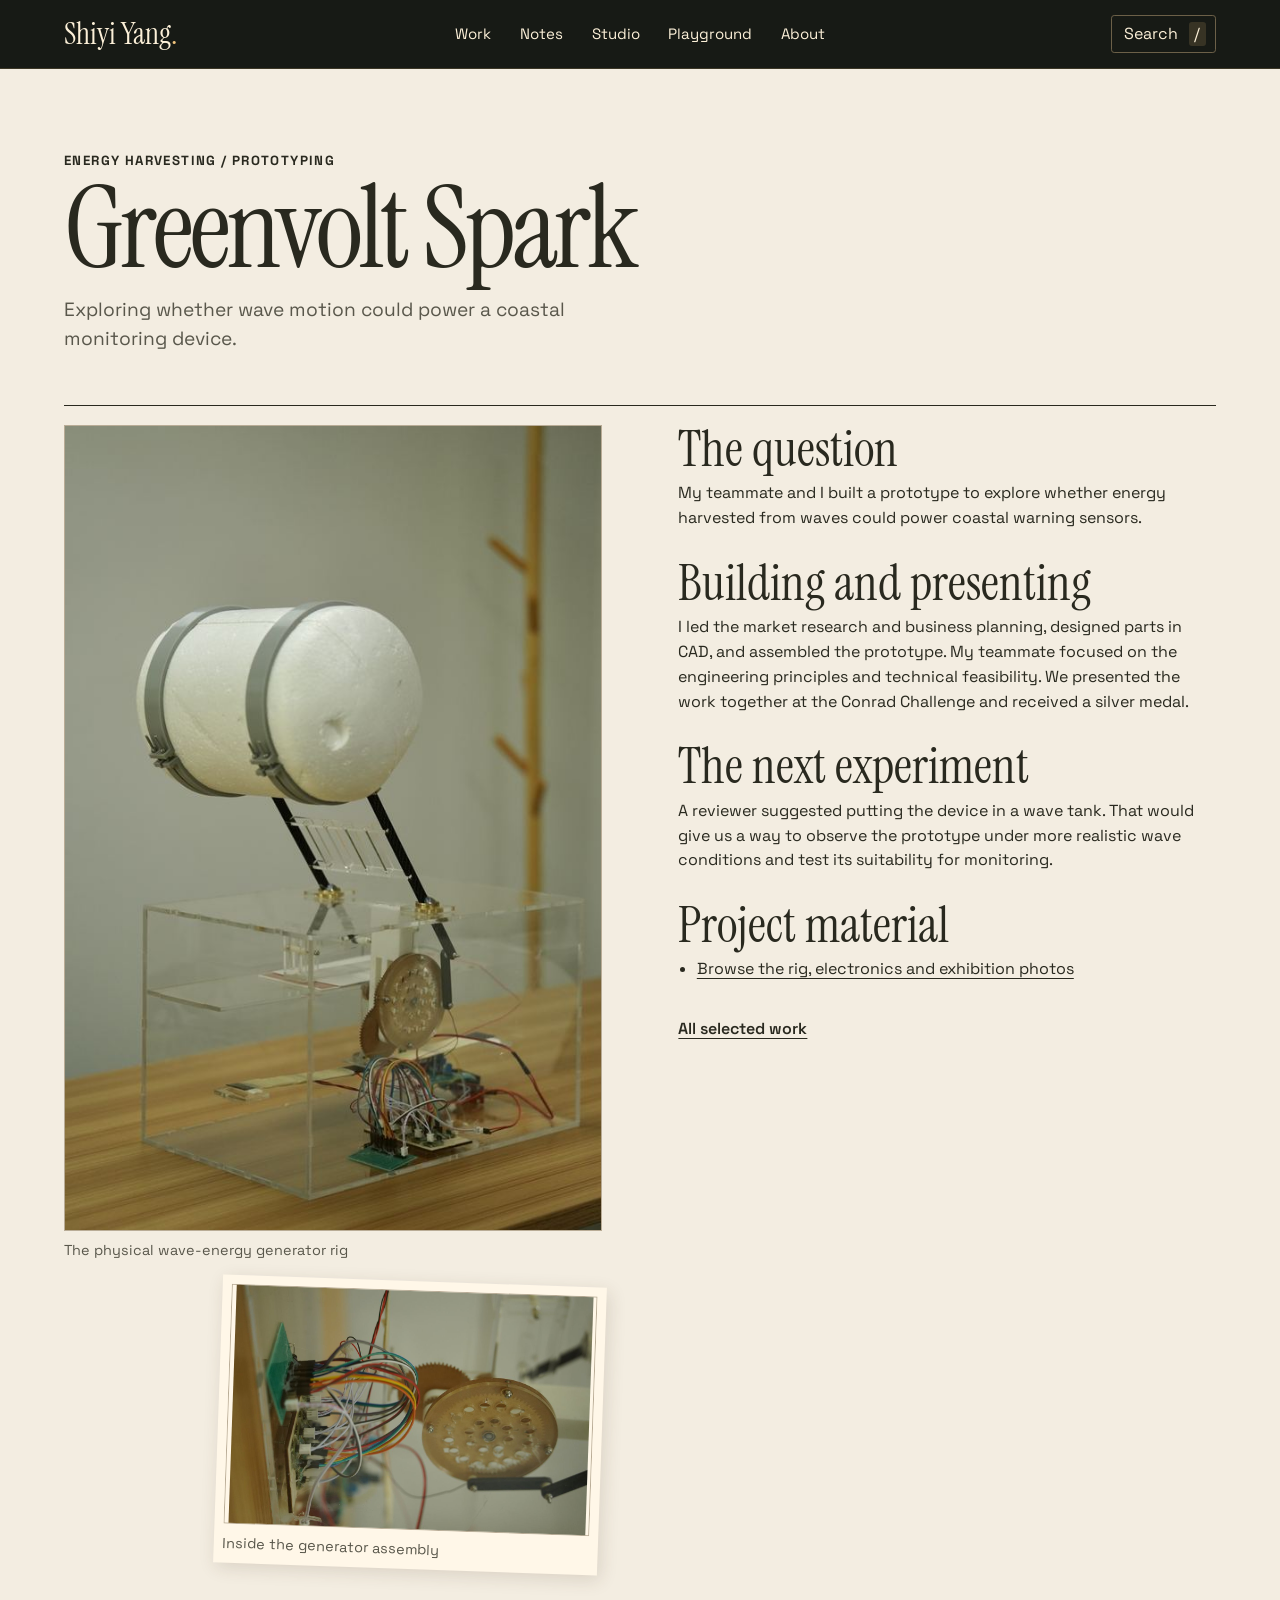
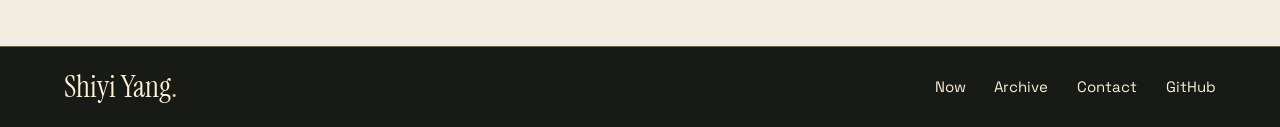
<file: greenvolt-spark.html>
<!doctype html>
    <html lang="en">
    <head>
      <meta charset="utf-8">
      <meta name="viewport" content="width=device-width, initial-scale=1">
      <title>Greenvolt Spark | Shiyi Yang</title>
      <meta name="description" content="Exploring whether wave motion could power a coastal monitoring device.">
      <meta name="theme-color" content="#171a15">
      <link rel="canonical" href="https://yangsy57272.github.io/greenvolt-spark.html">
      <meta property="og:type" content="website">
      <meta property="og:site_name" content="Shiyi Yang">
      <meta property="og:title" content="Greenvolt Spark | Shiyi Yang">
      <meta property="og:description" content="Exploring whether wave motion could power a coastal monitoring device.">
      <meta property="og:url" content="https://yangsy57272.github.io/greenvolt-spark.html">
      <meta property="og:image" content="https://yangsy57272.github.io/assets/evidence/greenvolt-generator.jpg">
      <meta name="twitter:card" content="summary_large_image">
      <link rel="icon" href="assets/editorial-mark.svg" type="image/svg+xml">
      <link rel="preload" href="assets/fonts/instrument-serif.woff2" as="font" type="font/woff2" crossorigin>
      <link rel="stylesheet" href="editorial.css">
      <script src="editorial.js" defer></script>

    </head>
    <body>
      <a class="skip" href="#main">Skip to content</a>
      <header class="site-head">
        <div class="wrap mast">
          <a class="wordmark" href="index.html">Shiyi Yang<span>.</span></a>
          <nav aria-label="Main navigation"><a href="index.html#work">Work</a><a href="notes.html">Notes</a><a href="studio.html">Studio</a><a href="playground.html">Playground</a><a href="about.html">About</a></nav>
          <button class="search-button" type="button" data-search hidden><span>Search</span> <kbd>/</kbd></button>
        </div>
      </header>
      <main id="main" tabindex="-1"><header class="wrap page-intro"><p class="eyebrow">Energy harvesting / Prototyping</p>
      <h1>Greenvolt Spark</h1><p class="lede">Exploring whether wave motion could power a coastal monitoring device.</p></header>
      <article class="wrap case-layout">
        <div class="case-plates" aria-label="Project illustrations">
          <figure class="case-figure wave"><img src="assets/evidence/greenvolt-generator.jpg" alt="The Greenvolt Spark generator rig and its wiring" fetchpriority="high">
          <figcaption>The physical wave-energy generator rig</figcaption></figure>
          <figure class="case-figure case-study-print">
            <a href="assets/evidence/greenvolt-wiring.jpg" aria-label="View full size: Inside the generator assembly"><img src="assets/evidence/greenvolt-wiring.jpg" alt="" loading="lazy" decoding="async"></a>
            <figcaption>Inside the generator assembly</figcaption>
          </figure>
        </div>
        <div class="case-text"><section><h2>The question</h2><p>My teammate and I built a prototype to explore whether energy harvested from waves could power coastal warning sensors.</p></section><section><h2>Building and presenting</h2><p>I led the market research and business planning, designed parts in CAD, and assembled the prototype. My teammate focused on the engineering principles and technical feasibility. We presented the work together at the Conrad Challenge and received a silver medal.</p></section><section><h2>The next experiment</h2><p>A reviewer suggested putting the device in a wave tank. That would give us a way to observe the prototype under more realistic wave conditions and test its suitability for monitoring.</p></section>
          <section class="resources"><h2>Project material</h2><ul class="text-links"><li><a href="archive.html#greenvolt">Browse the rig, electronics and exhibition photos</a></li></ul></section>
          <a class="plain-link" href="index.html#work">All selected work</a>
        </div>
      </article></main>
      <footer class="site-foot">
        <div class="wrap foot-layout">
          <a class="wordmark" href="index.html">Shiyi Yang<span>.</span></a>
          <nav aria-label="Elsewhere">
            <a href="now.html">Now</a><a href="archive.html">Archive</a>
            <a href="about.html#contact">Contact</a><a href="https://github.com/yangsy57272">GitHub</a>
          </nav>
        </div>
      </footer>
      <dialog class="search-dialog" aria-labelledby="search-title">
        <div class="search-head"><h2 id="search-title">Search the site</h2><button type="button" data-close-search>Close</button></div>
        <label class="sr-only" for="site-search">Filter pages and projects</label>
        <input id="site-search" type="search" placeholder="Find a project, note, or experiment…" autocomplete="off" autofocus>
        <p class="search-empty" role="status" hidden>No matching pages.</p>
        <ul class="search-results"><li><a href="index.html#work" data-keywords="ScentSense HiMCM Greenvolt portfolio projects">Selected work</a></li><li><a href="notes.html" data-keywords="Barbie John Locke essay argument">Notes &amp; writing</a></li><li><a href="studio.html" data-keywords="studio photo song video sound">Photography, music &amp; films</a></li><li><a href="assets/HiMCM-2024-Paper.pdf" data-keywords="computing environmental model">HiMCM 2024 paper (PDF)</a></li><li><a href="assets/HiMCM-2025-Paper.pdf" data-keywords="building evacuation simulation">HiMCM 2025 paper (PDF)</a></li><li><a href="assets/No-Three-In-Line.pdf" data-keywords="combinatorics geometry">No-three-in-a-line paper (PDF)</a></li><li><a href="photography.html" data-keywords="Istanbul Shanghai gallery lightbox">Photography gallery</a></li><li><a href="about.html" data-keywords="biography laptop stickers red flower contact email">About Wendy</a></li><li><a href="now.html" data-keywords="current working questions">Now</a></li><li><a href="playground.html" data-keywords="puzzles math games">Playground</a></li><li><a href="playground.html#no-three-puzzle" data-keywords="geometry dots puzzle">No-three-in-a-line puzzle</a></li><li><a href="archive.html#playground" data-keywords="camera stopwatch games">Debate prep, math sprint &amp; exposure lab</a></li><li><a href="archive.html#chapters" data-keywords="connections art film documentary">Films &amp; activity journal</a></li><li><a href="archive.html#achievements" data-keywords="archive growth honors activities awards">Original notebook &amp; awards</a></li><li><a href="archive.html#curiosity" data-keywords="stickers citrus circuits flower plums café">The little things</a></li><li><a href="about.html#contact" data-keywords="email GitHub">Contact</a></li><li><a href="scentsense.html" data-keywords="Computer vision / Physical computing What happens when a machine’s guess becomes something you can smell?">ScentSense</a></li><li><a href="no-three-in-a-line.html" data-keywords="Combinatorics / Research A grid of dots, a surprisingly short bound, and the proof behind it.">No three in a line</a></li><li><a href="himcm.html" data-keywords="Mathematical modeling / Team research Two models for decisions under constraints, from computing footprints to building sweeps.">HiMCM</a></li><li><a href="greenvolt-spark.html" data-keywords="Energy harvesting / Prototyping Exploring whether wave motion could power a coastal monitoring device.">Greenvolt Spark</a></li></ul>
        <p class="search-help">Use the arrow keys to browse, Enter to open, or Esc to close.</p>
      </dialog>
    </body>
    </html>
</file>
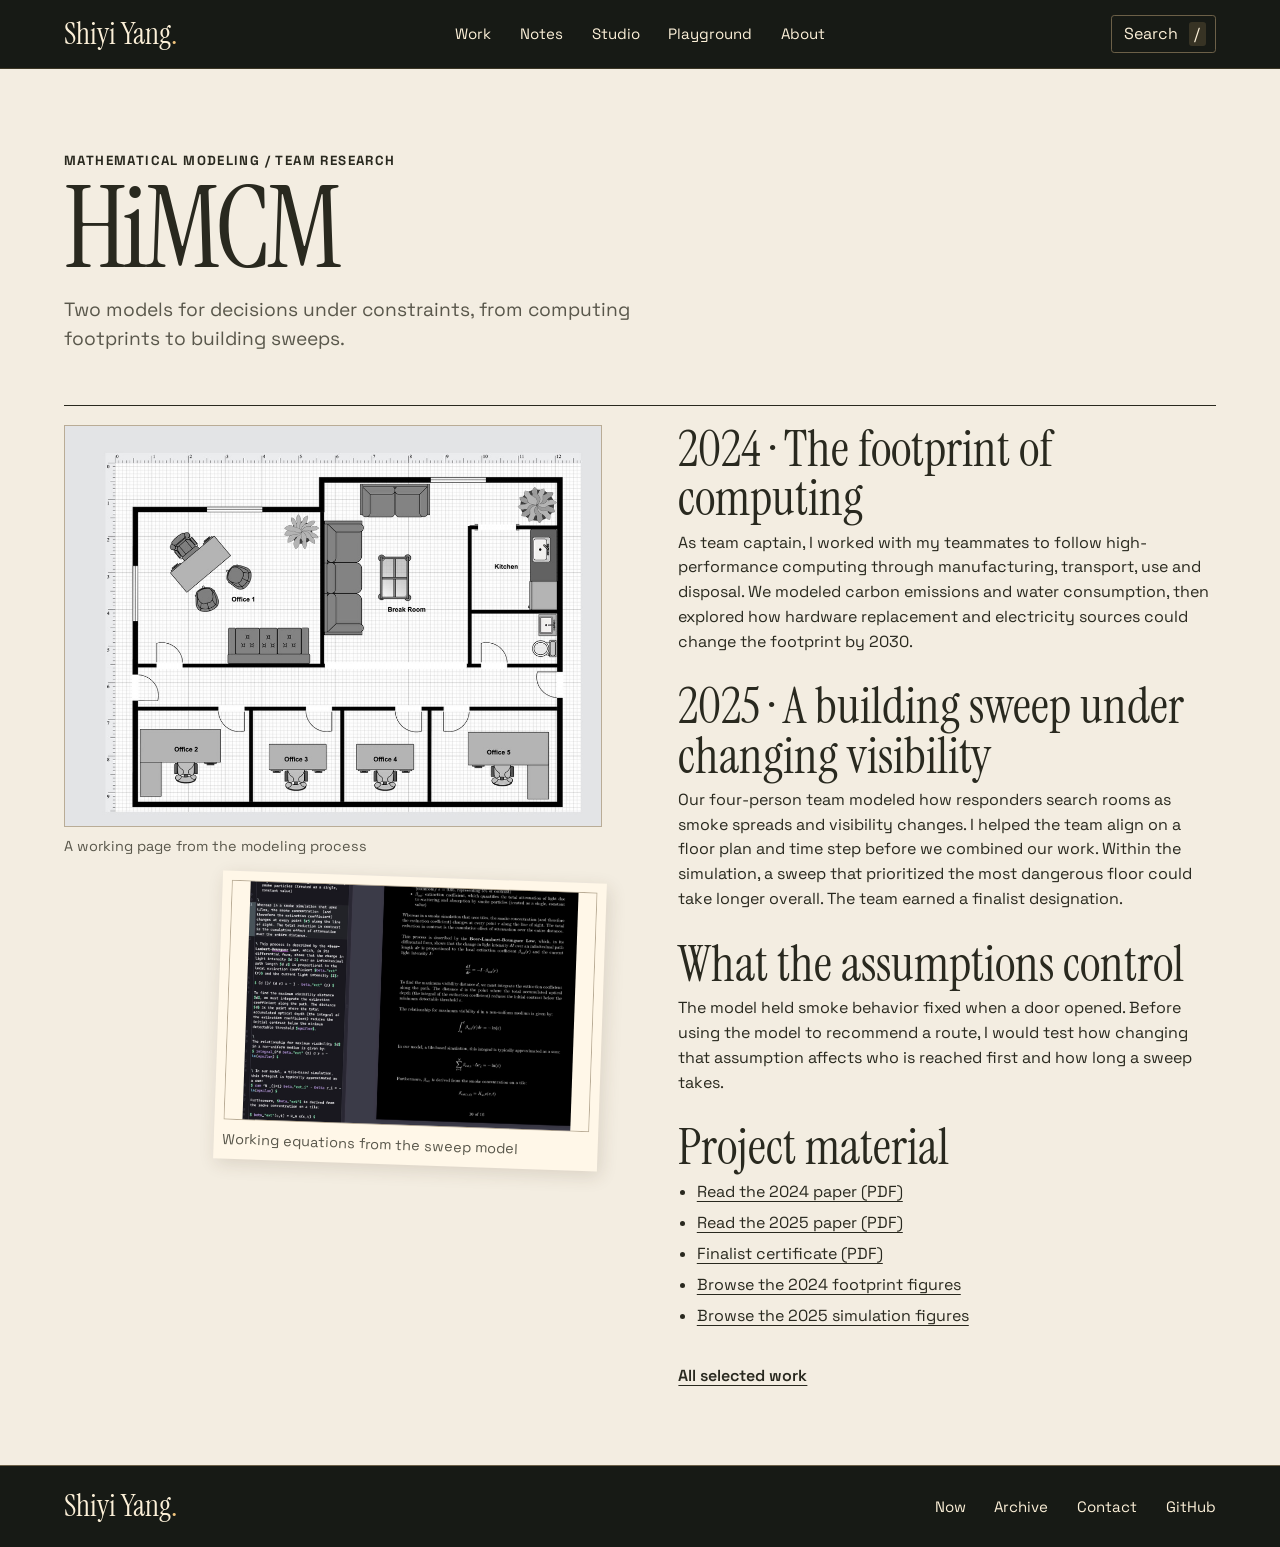
<file: himcm.html>
<!doctype html>
    <html lang="en">
    <head>
      <meta charset="utf-8">
      <meta name="viewport" content="width=device-width, initial-scale=1">
      <title>HiMCM | Shiyi Yang</title>
      <meta name="description" content="Two models for decisions under constraints, from computing footprints to building sweeps.">
      <meta name="theme-color" content="#171a15">
      <link rel="canonical" href="https://yangsy57272.github.io/himcm.html">
      <meta property="og:type" content="website">
      <meta property="og:site_name" content="Shiyi Yang">
      <meta property="og:title" content="HiMCM | Shiyi Yang">
      <meta property="og:description" content="Two models for decisions under constraints, from computing footprints to building sweeps.">
      <meta property="og:url" content="https://yangsy57272.github.io/himcm.html">
      <meta property="og:image" content="https://yangsy57272.github.io/assets/activities/himcm-plan.jpg">
      <meta name="twitter:card" content="summary_large_image">
      <link rel="icon" href="assets/editorial-mark.svg" type="image/svg+xml">
      <link rel="preload" href="assets/fonts/instrument-serif.woff2" as="font" type="font/woff2" crossorigin>
      <link rel="stylesheet" href="editorial.css">
      <script src="editorial.js" defer></script>

    </head>
    <body>
      <a class="skip" href="#main">Skip to content</a>
      <header class="site-head">
        <div class="wrap mast">
          <a class="wordmark" href="index.html">Shiyi Yang<span>.</span></a>
          <nav aria-label="Main navigation"><a href="index.html#work">Work</a><a href="notes.html">Notes</a><a href="studio.html">Studio</a><a href="playground.html">Playground</a><a href="about.html">About</a></nav>
          <button class="search-button" type="button" data-search hidden><span>Search</span> <kbd>/</kbd></button>
        </div>
      </header>
      <main id="main" tabindex="-1"><header class="wrap page-intro"><p class="eyebrow">Mathematical modeling / Team research</p>
      <h1>HiMCM</h1><p class="lede">Two models for decisions under constraints, from computing footprints to building sweeps.</p></header>
      <article class="wrap case-layout">
        <div class="case-plates" aria-label="Project illustrations">
          <figure class="case-figure model"><img src="assets/activities/himcm-plan.jpg" alt="A working plan from the HiMCM team’s modeling process" fetchpriority="high">
          <figcaption>A working page from the modeling process</figcaption></figure>
          <figure class="case-figure case-study-print">
            <a href="assets/activities/himcm-equations.jpg" aria-label="View full size: Working equations from the sweep model"><img src="assets/activities/himcm-equations.jpg" alt="" loading="lazy" decoding="async"></a>
            <figcaption>Working equations from the sweep model</figcaption>
          </figure>
        </div>
        <div class="case-text"><section><h2>2024 · The footprint of computing</h2><p>As team captain, I worked with my teammates to follow high-performance computing through manufacturing, transport, use and disposal. We modeled carbon emissions and water consumption, then explored how hardware replacement and electricity sources could change the footprint by 2030.</p></section><section><h2>2025 · A building sweep under changing visibility</h2><p>Our four-person team modeled how responders search rooms as smoke spreads and visibility changes. I helped the team align on a floor plan and time step before we combined our work. Within the simulation, a sweep that prioritized the most dangerous floor could take longer overall. The team earned a finalist designation.</p></section><section><h2>What the assumptions control</h2><p>The model held smoke behavior fixed when a door opened. Before using the model to recommend a route, I would test how changing that assumption affects who is reached first and how long a sweep takes.</p></section>
          <section class="resources"><h2>Project material</h2><ul class="text-links"><li><a href="assets/HiMCM-2024-Paper.pdf">Read the 2024 paper (PDF)</a></li><li><a href="assets/HiMCM-2025-Paper.pdf">Read the 2025 paper (PDF)</a></li><li><a href="assets/HiMCM-2025-Certificate.pdf">Finalist certificate (PDF)</a></li><li><a href="archive.html#himcm-2024">Browse the 2024 footprint figures</a></li><li><a href="archive.html#himcm-2025">Browse the 2025 simulation figures</a></li></ul></section>
          <a class="plain-link" href="index.html#work">All selected work</a>
        </div>
      </article></main>
      <footer class="site-foot">
        <div class="wrap foot-layout">
          <a class="wordmark" href="index.html">Shiyi Yang<span>.</span></a>
          <nav aria-label="Elsewhere">
            <a href="now.html">Now</a><a href="archive.html">Archive</a>
            <a href="about.html#contact">Contact</a><a href="https://github.com/yangsy57272">GitHub</a>
          </nav>
        </div>
      </footer>
      <dialog class="search-dialog" aria-labelledby="search-title">
        <div class="search-head"><h2 id="search-title">Search the site</h2><button type="button" data-close-search>Close</button></div>
        <label class="sr-only" for="site-search">Filter pages and projects</label>
        <input id="site-search" type="search" placeholder="Find a project, note, or experiment…" autocomplete="off" autofocus>
        <p class="search-empty" role="status" hidden>No matching pages.</p>
        <ul class="search-results"><li><a href="index.html#work" data-keywords="ScentSense HiMCM Greenvolt portfolio projects">Selected work</a></li><li><a href="notes.html" data-keywords="Barbie John Locke essay argument">Notes &amp; writing</a></li><li><a href="studio.html" data-keywords="studio photo song video sound">Photography, music &amp; films</a></li><li><a href="assets/HiMCM-2024-Paper.pdf" data-keywords="computing environmental model">HiMCM 2024 paper (PDF)</a></li><li><a href="assets/HiMCM-2025-Paper.pdf" data-keywords="building evacuation simulation">HiMCM 2025 paper (PDF)</a></li><li><a href="assets/No-Three-In-Line.pdf" data-keywords="combinatorics geometry">No-three-in-a-line paper (PDF)</a></li><li><a href="photography.html" data-keywords="Istanbul Shanghai gallery lightbox">Photography gallery</a></li><li><a href="about.html" data-keywords="biography laptop stickers red flower contact email">About Wendy</a></li><li><a href="now.html" data-keywords="current working questions">Now</a></li><li><a href="playground.html" data-keywords="puzzles math games">Playground</a></li><li><a href="playground.html#no-three-puzzle" data-keywords="geometry dots puzzle">No-three-in-a-line puzzle</a></li><li><a href="archive.html#playground" data-keywords="camera stopwatch games">Debate prep, math sprint &amp; exposure lab</a></li><li><a href="archive.html#chapters" data-keywords="connections art film documentary">Films &amp; activity journal</a></li><li><a href="archive.html#achievements" data-keywords="archive growth honors activities awards">Original notebook &amp; awards</a></li><li><a href="archive.html#curiosity" data-keywords="stickers citrus circuits flower plums café">The little things</a></li><li><a href="about.html#contact" data-keywords="email GitHub">Contact</a></li><li><a href="scentsense.html" data-keywords="Computer vision / Physical computing What happens when a machine’s guess becomes something you can smell?">ScentSense</a></li><li><a href="no-three-in-a-line.html" data-keywords="Combinatorics / Research A grid of dots, a surprisingly short bound, and the proof behind it.">No three in a line</a></li><li><a href="himcm.html" data-keywords="Mathematical modeling / Team research Two models for decisions under constraints, from computing footprints to building sweeps.">HiMCM</a></li><li><a href="greenvolt-spark.html" data-keywords="Energy harvesting / Prototyping Exploring whether wave motion could power a coastal monitoring device.">Greenvolt Spark</a></li></ul>
        <p class="search-help">Use the arrow keys to browse, Enter to open, or Esc to close.</p>
      </dialog>
    </body>
    </html>
</file>
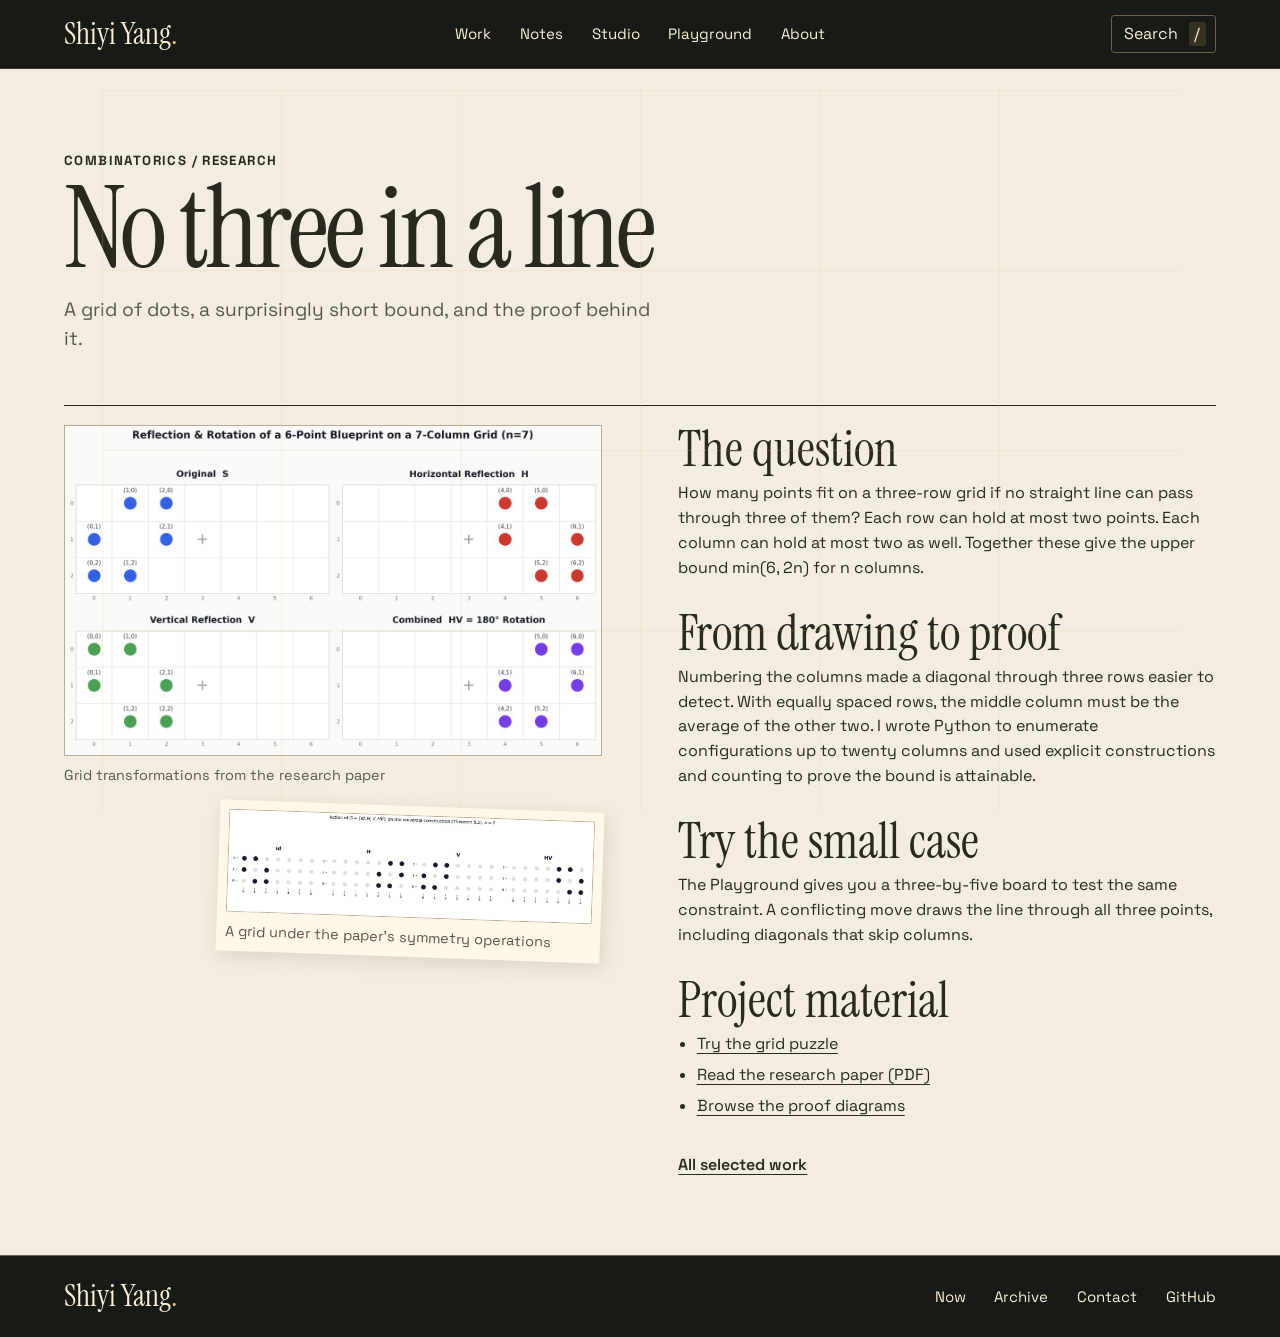
<file: no-three-in-a-line.html>
<!doctype html>
    <html lang="en">
    <head>
      <meta charset="utf-8">
      <meta name="viewport" content="width=device-width, initial-scale=1">
      <title>No three in a line | Shiyi Yang</title>
      <meta name="description" content="A grid of dots, a surprisingly short bound, and the proof behind it.">
      <meta name="theme-color" content="#171a15">
      <link rel="canonical" href="https://yangsy57272.github.io/no-three-in-a-line.html">
      <meta property="og:type" content="website">
      <meta property="og:site_name" content="Shiyi Yang">
      <meta property="og:title" content="No three in a line | Shiyi Yang">
      <meta property="og:description" content="A grid of dots, a surprisingly short bound, and the proof behind it.">
      <meta property="og:url" content="https://yangsy57272.github.io/no-three-in-a-line.html">
      <meta property="og:image" content="https://yangsy57272.github.io/assets/evidence/no-three-grid-transform.jpg">
      <meta name="twitter:card" content="summary_large_image">
      <link rel="icon" href="assets/editorial-mark.svg" type="image/svg+xml">
      <link rel="preload" href="assets/fonts/instrument-serif.woff2" as="font" type="font/woff2" crossorigin>
      <link rel="stylesheet" href="editorial.css">
      <script src="editorial.js" defer></script>

    </head>
    <body>
      <a class="skip" href="#main">Skip to content</a>
      <header class="site-head">
        <div class="wrap mast">
          <a class="wordmark" href="index.html">Shiyi Yang<span>.</span></a>
          <nav aria-label="Main navigation"><a href="index.html#work">Work</a><a href="notes.html">Notes</a><a href="studio.html">Studio</a><a href="playground.html">Playground</a><a href="about.html">About</a></nav>
          <button class="search-button" type="button" data-search hidden><span>Search</span> <kbd>/</kbd></button>
        </div>
      </header>
      <main id="main" tabindex="-1"><header class="wrap page-intro"><p class="eyebrow">Combinatorics / Research</p>
      <h1>No three in a line</h1><p class="lede">A grid of dots, a surprisingly short bound, and the proof behind it.</p></header>
      <article class="wrap case-layout">
        <div class="case-plates" aria-label="Project illustrations">
          <figure class="case-figure grid-study"><img src="assets/evidence/no-three-grid-transform.jpg" alt="A figure from the paper showing transformations of points on a grid" fetchpriority="high">
          <figcaption>Grid transformations from the research paper</figcaption></figure>
          <figure class="case-figure case-study-print">
            <a href="assets/evidence/no-three-symmetry.jpg" aria-label="View full size: A grid under the paper’s symmetry operations"><img src="assets/evidence/no-three-symmetry.jpg" alt="" loading="lazy" decoding="async"></a>
            <figcaption>A grid under the paper’s symmetry operations</figcaption>
          </figure>
        </div>
        <div class="case-text"><section><h2>The question</h2><p>How many points fit on a three-row grid if no straight line can pass through three of them? Each row can hold at most two points. Each column can hold at most two as well. Together these give the upper bound min(6, 2n) for n columns.</p></section><section><h2>From drawing to proof</h2><p>Numbering the columns made a diagonal through three rows easier to detect. With equally spaced rows, the middle column must be the average of the other two. I wrote Python to enumerate configurations up to twenty columns and used explicit constructions and counting to prove the bound is attainable.</p></section><section><h2>Try the small case</h2><p>The Playground gives you a three-by-five board to test the same constraint. A conflicting move draws the line through all three points, including diagonals that skip columns.</p></section>
          <section class="resources"><h2>Project material</h2><ul class="text-links"><li><a href="playground.html#no-three-puzzle">Try the grid puzzle</a></li><li><a href="assets/No-Three-In-Line.pdf">Read the research paper (PDF)</a></li><li><a href="archive.html#no-three">Browse the proof diagrams</a></li></ul></section>
          <a class="plain-link" href="index.html#work">All selected work</a>
        </div>
      </article></main>
      <footer class="site-foot">
        <div class="wrap foot-layout">
          <a class="wordmark" href="index.html">Shiyi Yang<span>.</span></a>
          <nav aria-label="Elsewhere">
            <a href="now.html">Now</a><a href="archive.html">Archive</a>
            <a href="about.html#contact">Contact</a><a href="https://github.com/yangsy57272">GitHub</a>
          </nav>
        </div>
      </footer>
      <dialog class="search-dialog" aria-labelledby="search-title">
        <div class="search-head"><h2 id="search-title">Search the site</h2><button type="button" data-close-search>Close</button></div>
        <label class="sr-only" for="site-search">Filter pages and projects</label>
        <input id="site-search" type="search" placeholder="Find a project, note, or experiment…" autocomplete="off" autofocus>
        <p class="search-empty" role="status" hidden>No matching pages.</p>
        <ul class="search-results"><li><a href="index.html#work" data-keywords="ScentSense HiMCM Greenvolt portfolio projects">Selected work</a></li><li><a href="notes.html" data-keywords="Barbie John Locke essay argument">Notes &amp; writing</a></li><li><a href="studio.html" data-keywords="studio photo song video sound">Photography, music &amp; films</a></li><li><a href="assets/HiMCM-2024-Paper.pdf" data-keywords="computing environmental model">HiMCM 2024 paper (PDF)</a></li><li><a href="assets/HiMCM-2025-Paper.pdf" data-keywords="building evacuation simulation">HiMCM 2025 paper (PDF)</a></li><li><a href="assets/No-Three-In-Line.pdf" data-keywords="combinatorics geometry">No-three-in-a-line paper (PDF)</a></li><li><a href="photography.html" data-keywords="Istanbul Shanghai gallery lightbox">Photography gallery</a></li><li><a href="about.html" data-keywords="biography laptop stickers red flower contact email">About Wendy</a></li><li><a href="now.html" data-keywords="current working questions">Now</a></li><li><a href="playground.html" data-keywords="puzzles math games">Playground</a></li><li><a href="playground.html#no-three-puzzle" data-keywords="geometry dots puzzle">No-three-in-a-line puzzle</a></li><li><a href="archive.html#playground" data-keywords="camera stopwatch games">Debate prep, math sprint &amp; exposure lab</a></li><li><a href="archive.html#chapters" data-keywords="connections art film documentary">Films &amp; activity journal</a></li><li><a href="archive.html#achievements" data-keywords="archive growth honors activities awards">Original notebook &amp; awards</a></li><li><a href="archive.html#curiosity" data-keywords="stickers citrus circuits flower plums café">The little things</a></li><li><a href="about.html#contact" data-keywords="email GitHub">Contact</a></li><li><a href="scentsense.html" data-keywords="Computer vision / Physical computing What happens when a machine’s guess becomes something you can smell?">ScentSense</a></li><li><a href="no-three-in-a-line.html" data-keywords="Combinatorics / Research A grid of dots, a surprisingly short bound, and the proof behind it.">No three in a line</a></li><li><a href="himcm.html" data-keywords="Mathematical modeling / Team research Two models for decisions under constraints, from computing footprints to building sweeps.">HiMCM</a></li><li><a href="greenvolt-spark.html" data-keywords="Energy harvesting / Prototyping Exploring whether wave motion could power a coastal monitoring device.">Greenvolt Spark</a></li></ul>
        <p class="search-help">Use the arrow keys to browse, Enter to open, or Esc to close.</p>
      </dialog>
    </body>
    </html>
</file>
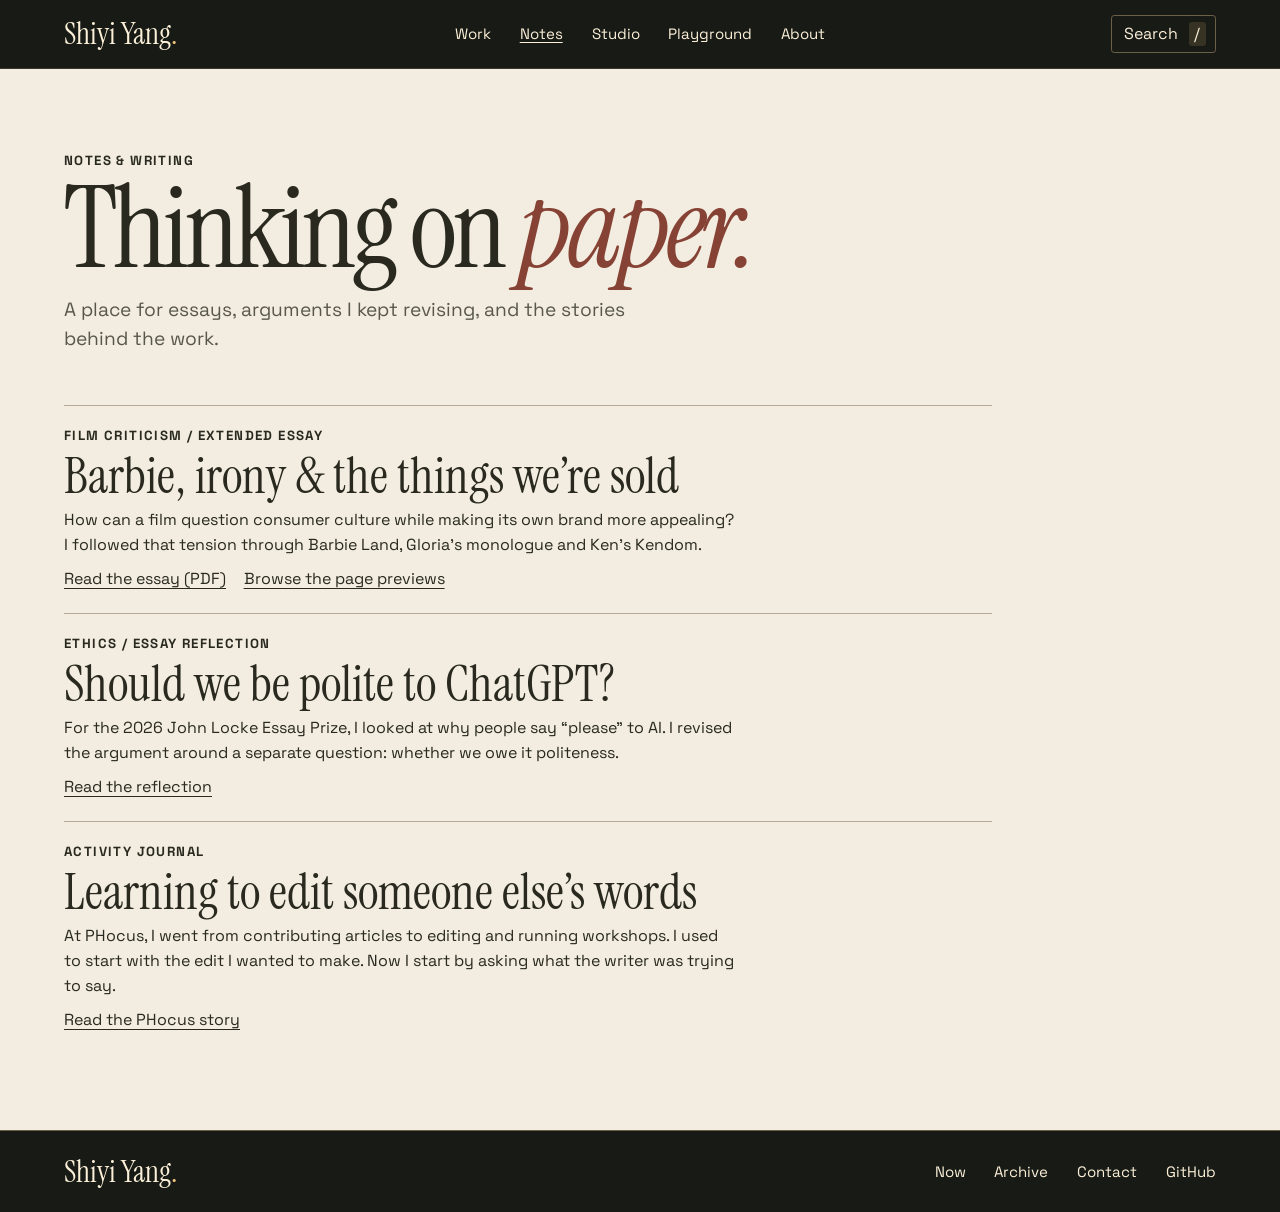
<file: notes.html>
<!doctype html>
    <html lang="en">
    <head>
      <meta charset="utf-8">
      <meta name="viewport" content="width=device-width, initial-scale=1">
      <title>Notes &amp; writing | Shiyi Yang</title>
      <meta name="description" content="Essays and reflections by Shiyi Yang on film, AI etiquette and editing.">
      <meta name="theme-color" content="#171a15">
      <link rel="canonical" href="https://yangsy57272.github.io/notes.html">
      <meta property="og:type" content="website">
      <meta property="og:site_name" content="Shiyi Yang">
      <meta property="og:title" content="Notes &amp; writing | Shiyi Yang">
      <meta property="og:description" content="Essays and reflections by Shiyi Yang on film, AI etiquette and editing.">
      <meta property="og:url" content="https://yangsy57272.github.io/notes.html">
      <meta property="og:image" content="https://yangsy57272.github.io/assets/life/behind-the-camera.webp">
      <meta name="twitter:card" content="summary_large_image">
      <link rel="icon" href="assets/editorial-mark.svg" type="image/svg+xml">
      <link rel="preload" href="assets/fonts/instrument-serif.woff2" as="font" type="font/woff2" crossorigin>
      <link rel="stylesheet" href="editorial.css">
      <script src="editorial.js" defer></script>

    </head>
    <body>
      <a class="skip" href="#main">Skip to content</a>
      <header class="site-head">
        <div class="wrap mast">
          <a class="wordmark" href="index.html">Shiyi Yang<span>.</span></a>
          <nav aria-label="Main navigation"><a href="index.html#work">Work</a><a href="notes.html" aria-current="page">Notes</a><a href="studio.html">Studio</a><a href="playground.html">Playground</a><a href="about.html">About</a></nav>
          <button class="search-button" type="button" data-search hidden><span>Search</span> <kbd>/</kbd></button>
        </div>
      </header>
      <main id="main" tabindex="-1"><header class="wrap page-intro"><p class="eyebrow">Notes &amp; writing</p>
      <h1>Thinking on <em>paper.</em></h1><p class="lede">A place for essays, arguments I kept revising, and the stories behind the work.</p></header>
    <div class="wrap reading-list">
      <article><p class="eyebrow">Film criticism / Extended essay</p><h2>Barbie, irony &amp; the things we’re sold</h2>
        <p>How can a film question consumer culture while making its own brand more appealing? I followed that tension through Barbie Land, Gloria’s monologue and Ken’s Kendom.</p>
        <a href="assets/Barbie-Extended-Essay.pdf">Read the essay (PDF)</a><a href="archive.html#barbie">Browse the page previews</a></article>
      <article><p class="eyebrow">Ethics / Essay reflection</p><h2>Should we be polite to ChatGPT?</h2>
        <p>For the 2026 John Locke Essay Prize, I looked at why people say “please” to AI. I revised the argument around a separate question: whether we owe it politeness.</p>
        <a href="archive.html#writing">Read the reflection</a></article>
      <article><p class="eyebrow">Activity journal</p><h2>Learning to edit someone else’s words</h2>
        <p>At PHocus, I went from contributing articles to editing and running workshops. I used to start with the edit I wanted to make. Now I start by asking what the writer was trying to say.</p>
        <a href="activity-film.html#phocus">Read the PHocus story</a></article>
    </div></main>
      <footer class="site-foot">
        <div class="wrap foot-layout">
          <a class="wordmark" href="index.html">Shiyi Yang<span>.</span></a>
          <nav aria-label="Elsewhere">
            <a href="now.html">Now</a><a href="archive.html">Archive</a>
            <a href="about.html#contact">Contact</a><a href="https://github.com/yangsy57272">GitHub</a>
          </nav>
        </div>
      </footer>
      <dialog class="search-dialog" aria-labelledby="search-title">
        <div class="search-head"><h2 id="search-title">Search the site</h2><button type="button" data-close-search>Close</button></div>
        <label class="sr-only" for="site-search">Filter pages and projects</label>
        <input id="site-search" type="search" placeholder="Find a project, note, or experiment…" autocomplete="off" autofocus>
        <p class="search-empty" role="status" hidden>No matching pages.</p>
        <ul class="search-results"><li><a href="index.html#work" data-keywords="ScentSense HiMCM Greenvolt portfolio projects">Selected work</a></li><li><a href="notes.html" data-keywords="Barbie John Locke essay argument">Notes &amp; writing</a></li><li><a href="studio.html" data-keywords="studio photo song video sound">Photography, music &amp; films</a></li><li><a href="assets/HiMCM-2024-Paper.pdf" data-keywords="computing environmental model">HiMCM 2024 paper (PDF)</a></li><li><a href="assets/HiMCM-2025-Paper.pdf" data-keywords="building evacuation simulation">HiMCM 2025 paper (PDF)</a></li><li><a href="assets/No-Three-In-Line.pdf" data-keywords="combinatorics geometry">No-three-in-a-line paper (PDF)</a></li><li><a href="photography.html" data-keywords="Istanbul Shanghai gallery lightbox">Photography gallery</a></li><li><a href="about.html" data-keywords="biography laptop stickers red flower contact email">About Wendy</a></li><li><a href="now.html" data-keywords="current working questions">Now</a></li><li><a href="playground.html" data-keywords="puzzles math games">Playground</a></li><li><a href="playground.html#no-three-puzzle" data-keywords="geometry dots puzzle">No-three-in-a-line puzzle</a></li><li><a href="archive.html#playground" data-keywords="camera stopwatch games">Debate prep, math sprint &amp; exposure lab</a></li><li><a href="archive.html#chapters" data-keywords="connections art film documentary">Films &amp; activity journal</a></li><li><a href="archive.html#achievements" data-keywords="archive growth honors activities awards">Original notebook &amp; awards</a></li><li><a href="archive.html#curiosity" data-keywords="stickers citrus circuits flower plums café">The little things</a></li><li><a href="about.html#contact" data-keywords="email GitHub">Contact</a></li><li><a href="scentsense.html" data-keywords="Computer vision / Physical computing What happens when a machine’s guess becomes something you can smell?">ScentSense</a></li><li><a href="no-three-in-a-line.html" data-keywords="Combinatorics / Research A grid of dots, a surprisingly short bound, and the proof behind it.">No three in a line</a></li><li><a href="himcm.html" data-keywords="Mathematical modeling / Team research Two models for decisions under constraints, from computing footprints to building sweeps.">HiMCM</a></li><li><a href="greenvolt-spark.html" data-keywords="Energy harvesting / Prototyping Exploring whether wave motion could power a coastal monitoring device.">Greenvolt Spark</a></li></ul>
        <p class="search-help">Use the arrow keys to browse, Enter to open, or Esc to close.</p>
      </dialog>
    </body>
    </html>
</file>
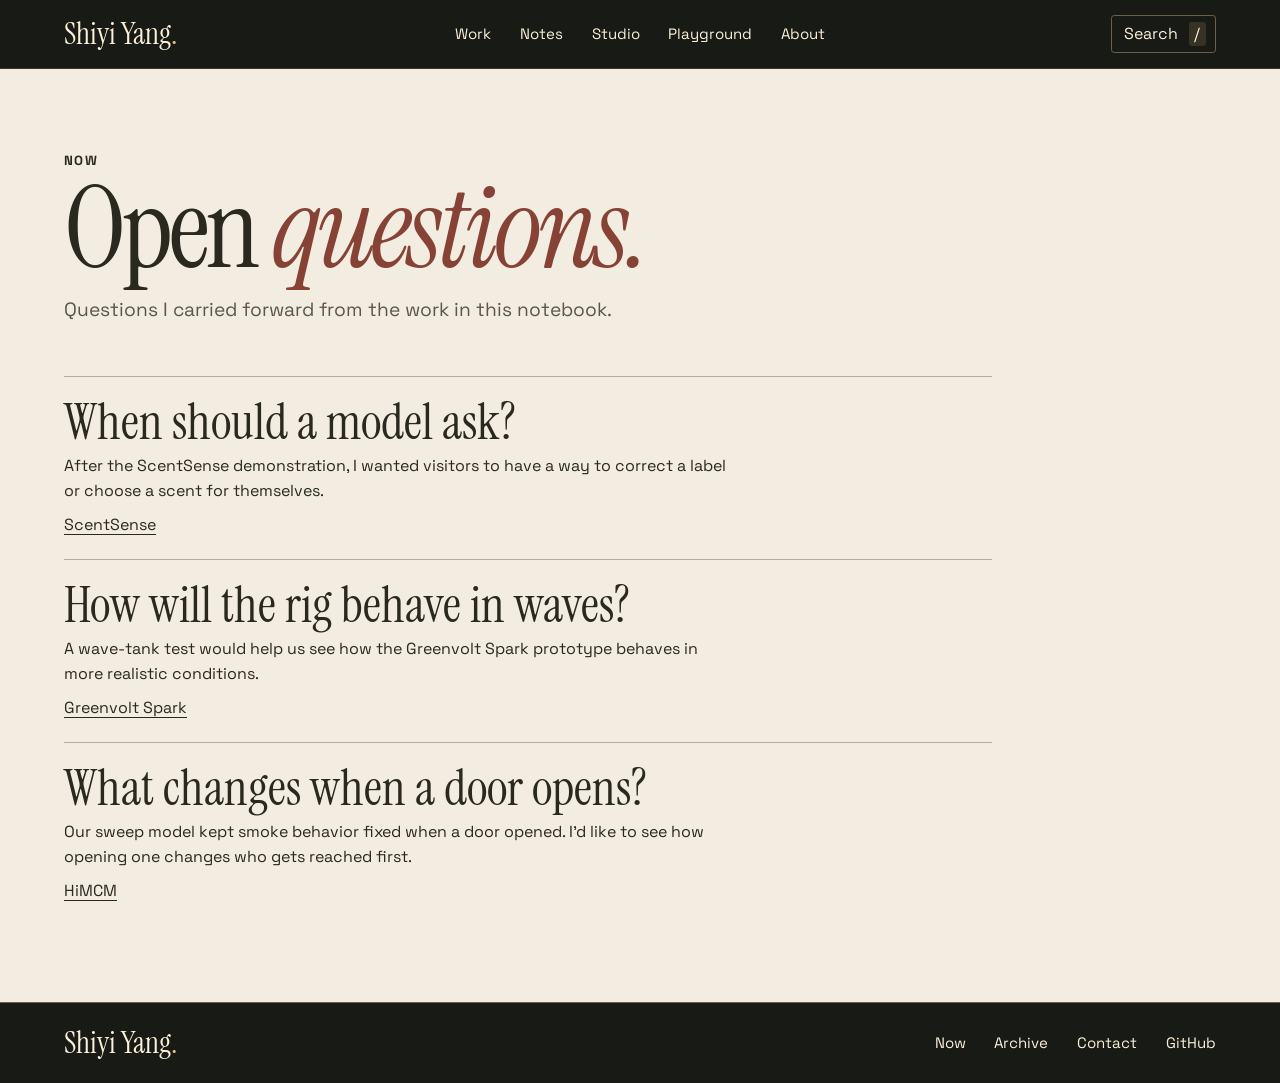
<file: now.html>
<!doctype html>
    <html lang="en">
    <head>
      <meta charset="utf-8">
      <meta name="viewport" content="width=device-width, initial-scale=1">
      <title>Now | Shiyi Yang</title>
      <meta name="description" content="Open questions from Shiyi Yang’s work in engineering and mathematical modeling.">
      <meta name="theme-color" content="#171a15">
      <link rel="canonical" href="https://yangsy57272.github.io/now.html">
      <meta property="og:type" content="website">
      <meta property="og:site_name" content="Shiyi Yang">
      <meta property="og:title" content="Now | Shiyi Yang">
      <meta property="og:description" content="Open questions from Shiyi Yang’s work in engineering and mathematical modeling.">
      <meta property="og:url" content="https://yangsy57272.github.io/now.html">
      <meta property="og:image" content="https://yangsy57272.github.io/assets/life/behind-the-camera.webp">
      <meta name="twitter:card" content="summary_large_image">
      <link rel="icon" href="assets/editorial-mark.svg" type="image/svg+xml">
      <link rel="preload" href="assets/fonts/instrument-serif.woff2" as="font" type="font/woff2" crossorigin>
      <link rel="stylesheet" href="editorial.css">
      <script src="editorial.js" defer></script>

    </head>
    <body>
      <a class="skip" href="#main">Skip to content</a>
      <header class="site-head">
        <div class="wrap mast">
          <a class="wordmark" href="index.html">Shiyi Yang<span>.</span></a>
          <nav aria-label="Main navigation"><a href="index.html#work">Work</a><a href="notes.html">Notes</a><a href="studio.html">Studio</a><a href="playground.html">Playground</a><a href="about.html">About</a></nav>
          <button class="search-button" type="button" data-search hidden><span>Search</span> <kbd>/</kbd></button>
        </div>
      </header>
      <main id="main" tabindex="-1"><header class="wrap page-intro"><p class="eyebrow">Now</p>
      <h1>Open <em>questions.</em></h1><p class="lede">Questions I carried forward from the work in this notebook.</p></header>
    <div class="wrap reading-list">
      <article><h2>When should a model ask?</h2><p>After the ScentSense demonstration, I wanted visitors to have a way to correct a label or choose a scent for themselves.</p><a href="scentsense.html">ScentSense</a></article>
      <article><h2>How will the rig behave in waves?</h2><p>A wave-tank test would help us see how the Greenvolt Spark prototype behaves in more realistic conditions.</p><a href="greenvolt-spark.html">Greenvolt Spark</a></article>
      <article><h2>What changes when a door opens?</h2><p>Our sweep model kept smoke behavior fixed when a door opened. I’d like to see how opening one changes who gets reached first.</p><a href="himcm.html">HiMCM</a></article>
    </div></main>
      <footer class="site-foot">
        <div class="wrap foot-layout">
          <a class="wordmark" href="index.html">Shiyi Yang<span>.</span></a>
          <nav aria-label="Elsewhere">
            <a href="now.html">Now</a><a href="archive.html">Archive</a>
            <a href="about.html#contact">Contact</a><a href="https://github.com/yangsy57272">GitHub</a>
          </nav>
        </div>
      </footer>
      <dialog class="search-dialog" aria-labelledby="search-title">
        <div class="search-head"><h2 id="search-title">Search the site</h2><button type="button" data-close-search>Close</button></div>
        <label class="sr-only" for="site-search">Filter pages and projects</label>
        <input id="site-search" type="search" placeholder="Find a project, note, or experiment…" autocomplete="off" autofocus>
        <p class="search-empty" role="status" hidden>No matching pages.</p>
        <ul class="search-results"><li><a href="index.html#work" data-keywords="ScentSense HiMCM Greenvolt portfolio projects">Selected work</a></li><li><a href="notes.html" data-keywords="Barbie John Locke essay argument">Notes &amp; writing</a></li><li><a href="studio.html" data-keywords="studio photo song video sound">Photography, music &amp; films</a></li><li><a href="assets/HiMCM-2024-Paper.pdf" data-keywords="computing environmental model">HiMCM 2024 paper (PDF)</a></li><li><a href="assets/HiMCM-2025-Paper.pdf" data-keywords="building evacuation simulation">HiMCM 2025 paper (PDF)</a></li><li><a href="assets/No-Three-In-Line.pdf" data-keywords="combinatorics geometry">No-three-in-a-line paper (PDF)</a></li><li><a href="photography.html" data-keywords="Istanbul Shanghai gallery lightbox">Photography gallery</a></li><li><a href="about.html" data-keywords="biography laptop stickers red flower contact email">About Wendy</a></li><li><a href="now.html" data-keywords="current working questions">Now</a></li><li><a href="playground.html" data-keywords="puzzles math games">Playground</a></li><li><a href="playground.html#no-three-puzzle" data-keywords="geometry dots puzzle">No-three-in-a-line puzzle</a></li><li><a href="archive.html#playground" data-keywords="camera stopwatch games">Debate prep, math sprint &amp; exposure lab</a></li><li><a href="archive.html#chapters" data-keywords="connections art film documentary">Films &amp; activity journal</a></li><li><a href="archive.html#achievements" data-keywords="archive growth honors activities awards">Original notebook &amp; awards</a></li><li><a href="archive.html#curiosity" data-keywords="stickers citrus circuits flower plums café">The little things</a></li><li><a href="about.html#contact" data-keywords="email GitHub">Contact</a></li><li><a href="scentsense.html" data-keywords="Computer vision / Physical computing What happens when a machine’s guess becomes something you can smell?">ScentSense</a></li><li><a href="no-three-in-a-line.html" data-keywords="Combinatorics / Research A grid of dots, a surprisingly short bound, and the proof behind it.">No three in a line</a></li><li><a href="himcm.html" data-keywords="Mathematical modeling / Team research Two models for decisions under constraints, from computing footprints to building sweeps.">HiMCM</a></li><li><a href="greenvolt-spark.html" data-keywords="Energy harvesting / Prototyping Exploring whether wave motion could power a coastal monitoring device.">Greenvolt Spark</a></li></ul>
        <p class="search-help">Use the arrow keys to browse, Enter to open, or Esc to close.</p>
      </dialog>
    </body>
    </html>
</file>
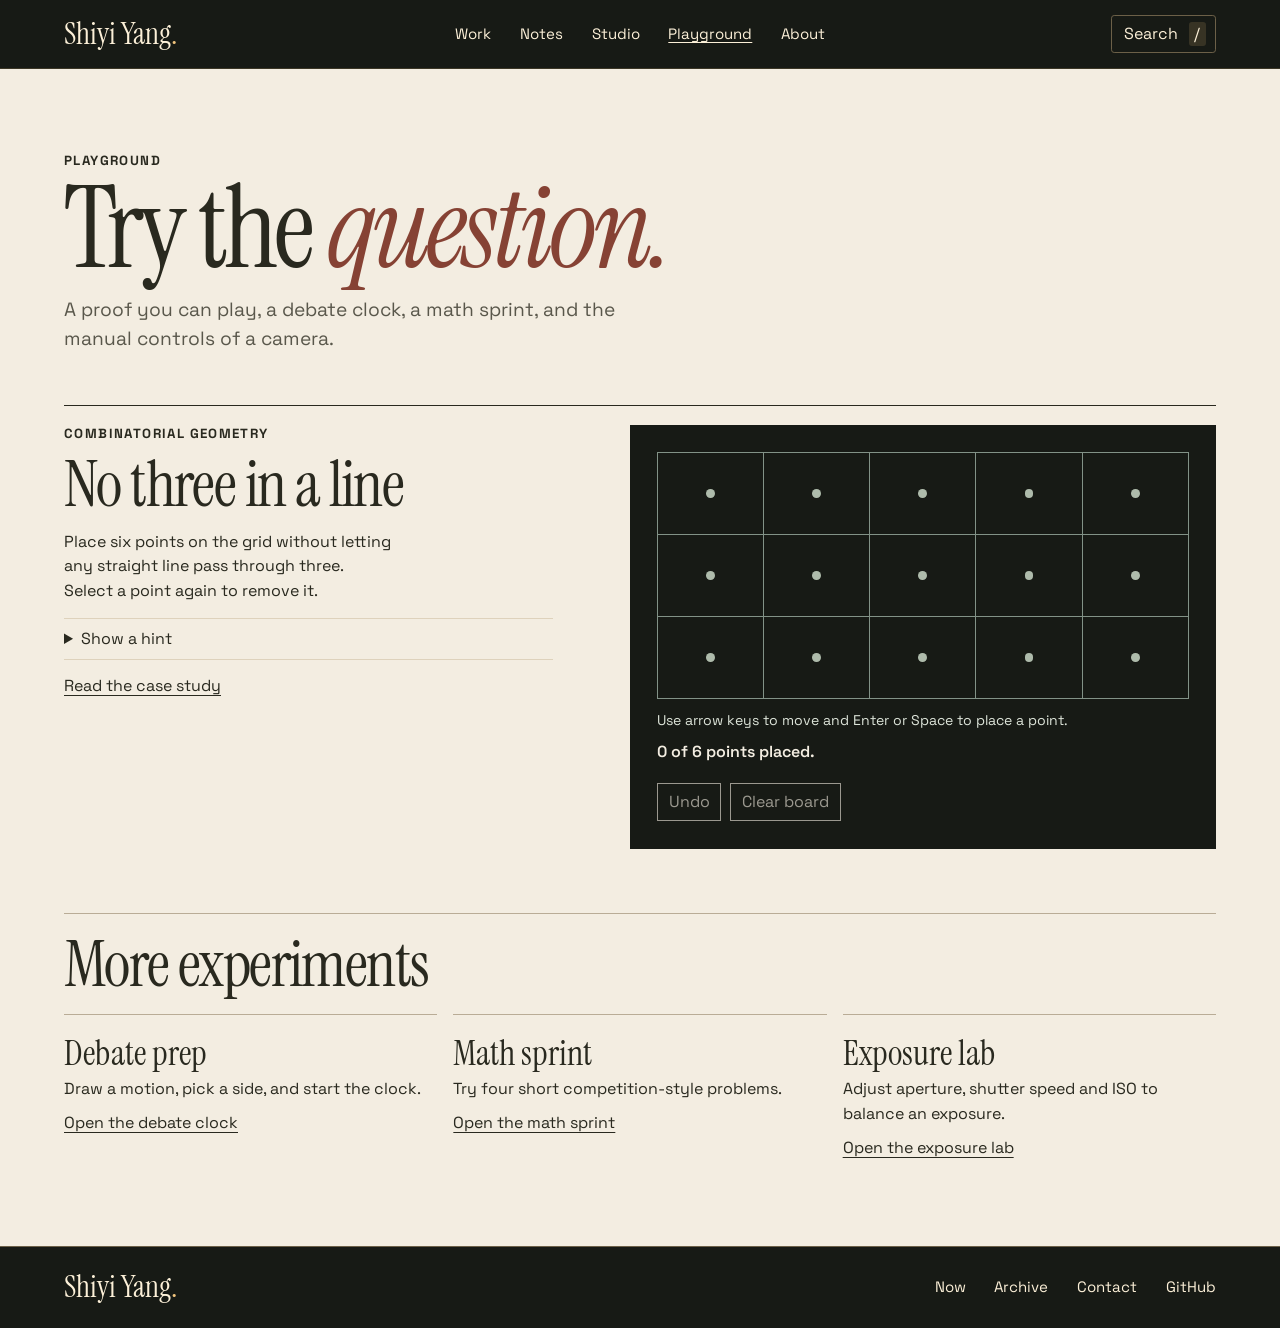
<file: playground.html>
<!doctype html>
    <html lang="en">
    <head>
      <meta charset="utf-8">
      <meta name="viewport" content="width=device-width, initial-scale=1">
      <title>Playground | Shiyi Yang</title>
      <meta name="description" content="Play a no-three-in-a-line puzzle and explore debate, competition math and photography experiments.">
      <meta name="theme-color" content="#171a15">
      <link rel="canonical" href="https://yangsy57272.github.io/playground.html">
      <meta property="og:type" content="website">
      <meta property="og:site_name" content="Shiyi Yang">
      <meta property="og:title" content="Playground | Shiyi Yang">
      <meta property="og:description" content="Play a no-three-in-a-line puzzle and explore debate, competition math and photography experiments.">
      <meta property="og:url" content="https://yangsy57272.github.io/playground.html">
      <meta property="og:image" content="https://yangsy57272.github.io/assets/evidence/no-three-grid-transform.jpg">
      <meta name="twitter:card" content="summary_large_image">
      <link rel="icon" href="assets/editorial-mark.svg" type="image/svg+xml">
      <link rel="preload" href="assets/fonts/instrument-serif.woff2" as="font" type="font/woff2" crossorigin>
      <link rel="stylesheet" href="editorial.css">
      <script src="editorial.js" defer></script>
      <script src="puzzle.js" type="module"></script>
    </head>
    <body>
      <a class="skip" href="#main">Skip to content</a>
      <header class="site-head">
        <div class="wrap mast">
          <a class="wordmark" href="index.html">Shiyi Yang<span>.</span></a>
          <nav aria-label="Main navigation"><a href="index.html#work">Work</a><a href="notes.html">Notes</a><a href="studio.html">Studio</a><a href="playground.html" aria-current="page">Playground</a><a href="about.html">About</a></nav>
          <button class="search-button" type="button" data-search hidden><span>Search</span> <kbd>/</kbd></button>
        </div>
      </header>
      <main id="main" tabindex="-1"><header class="wrap page-intro"><p class="eyebrow">Playground</p>
      <h1>Try the <em>question.</em></h1><p class="lede">A proof you can play, a debate clock, a math sprint, and the manual controls of a camera.</p></header>
    <section class="wrap puzzle" id="no-three-puzzle" aria-labelledby="puzzle-title">
      <div class="puzzle-copy"><p class="eyebrow">Combinatorial geometry</p><h2 id="puzzle-title">No three in a line</h2>
        <p>Place six points on the grid without letting any straight line pass through three. Select a point again to remove it.</p>
        <details><summary>Show a hint</summary><p>Each row can hold at most two points. For a diagonal through all three rows, check whether the middle column is halfway between the other two.</p></details>
        <a href="no-three-in-a-line.html">Read the case study</a>
      </div>
      <div class="puzzle-interface">
        <div class="board" role="group" aria-label="Three-row, five-column puzzle" aria-describedby="board-help"></div>
        <noscript><p>Enable JavaScript to play the grid puzzle. The case study explains the rules and proof.</p></noscript>
        <p class="board-help" id="board-help" hidden>Use arrow keys to move and Enter or Space to place a point.</p>
        <p class="board-status" role="status" aria-live="polite"></p>
        <div class="puzzle-controls" hidden><button type="button" data-undo>Undo</button><button type="button" data-reset>Clear board</button></div>
      </div>
    </section>
    <section class="wrap studio-section"><div class="section-head"><h2>More experiments</h2></div>
      <div class="reading-list compact">
        <article><h3>Debate prep</h3><p>Draw a motion, pick a side, and start the clock.</p><a href="archive.html#playground">Open the debate clock</a></article>
        <article><h3>Math sprint</h3><p>Try four short competition-style problems.</p><a href="archive.html#pg-math">Open the math sprint</a></article>
        <article><h3>Exposure lab</h3><p>Adjust aperture, shutter speed and ISO to balance an exposure.</p><a href="archive.html#pg-lens">Open the exposure lab</a></article>
      </div>
    </section></main>
      <footer class="site-foot">
        <div class="wrap foot-layout">
          <a class="wordmark" href="index.html">Shiyi Yang<span>.</span></a>
          <nav aria-label="Elsewhere">
            <a href="now.html">Now</a><a href="archive.html">Archive</a>
            <a href="about.html#contact">Contact</a><a href="https://github.com/yangsy57272">GitHub</a>
          </nav>
        </div>
      </footer>
      <dialog class="search-dialog" aria-labelledby="search-title">
        <div class="search-head"><h2 id="search-title">Search the site</h2><button type="button" data-close-search>Close</button></div>
        <label class="sr-only" for="site-search">Filter pages and projects</label>
        <input id="site-search" type="search" placeholder="Find a project, note, or experiment…" autocomplete="off" autofocus>
        <p class="search-empty" role="status" hidden>No matching pages.</p>
        <ul class="search-results"><li><a href="index.html#work" data-keywords="ScentSense HiMCM Greenvolt portfolio projects">Selected work</a></li><li><a href="notes.html" data-keywords="Barbie John Locke essay argument">Notes &amp; writing</a></li><li><a href="studio.html" data-keywords="studio photo song video sound">Photography, music &amp; films</a></li><li><a href="assets/HiMCM-2024-Paper.pdf" data-keywords="computing environmental model">HiMCM 2024 paper (PDF)</a></li><li><a href="assets/HiMCM-2025-Paper.pdf" data-keywords="building evacuation simulation">HiMCM 2025 paper (PDF)</a></li><li><a href="assets/No-Three-In-Line.pdf" data-keywords="combinatorics geometry">No-three-in-a-line paper (PDF)</a></li><li><a href="photography.html" data-keywords="Istanbul Shanghai gallery lightbox">Photography gallery</a></li><li><a href="about.html" data-keywords="biography laptop stickers red flower contact email">About Wendy</a></li><li><a href="now.html" data-keywords="current working questions">Now</a></li><li><a href="playground.html" data-keywords="puzzles math games">Playground</a></li><li><a href="playground.html#no-three-puzzle" data-keywords="geometry dots puzzle">No-three-in-a-line puzzle</a></li><li><a href="archive.html#playground" data-keywords="camera stopwatch games">Debate prep, math sprint &amp; exposure lab</a></li><li><a href="archive.html#chapters" data-keywords="connections art film documentary">Films &amp; activity journal</a></li><li><a href="archive.html#achievements" data-keywords="archive growth honors activities awards">Original notebook &amp; awards</a></li><li><a href="archive.html#curiosity" data-keywords="stickers citrus circuits flower plums café">The little things</a></li><li><a href="about.html#contact" data-keywords="email GitHub">Contact</a></li><li><a href="scentsense.html" data-keywords="Computer vision / Physical computing What happens when a machine’s guess becomes something you can smell?">ScentSense</a></li><li><a href="no-three-in-a-line.html" data-keywords="Combinatorics / Research A grid of dots, a surprisingly short bound, and the proof behind it.">No three in a line</a></li><li><a href="himcm.html" data-keywords="Mathematical modeling / Team research Two models for decisions under constraints, from computing footprints to building sweeps.">HiMCM</a></li><li><a href="greenvolt-spark.html" data-keywords="Energy harvesting / Prototyping Exploring whether wave motion could power a coastal monitoring device.">Greenvolt Spark</a></li></ul>
        <p class="search-help">Use the arrow keys to browse, Enter to open, or Esc to close.</p>
      </dialog>
    </body>
    </html>
</file>
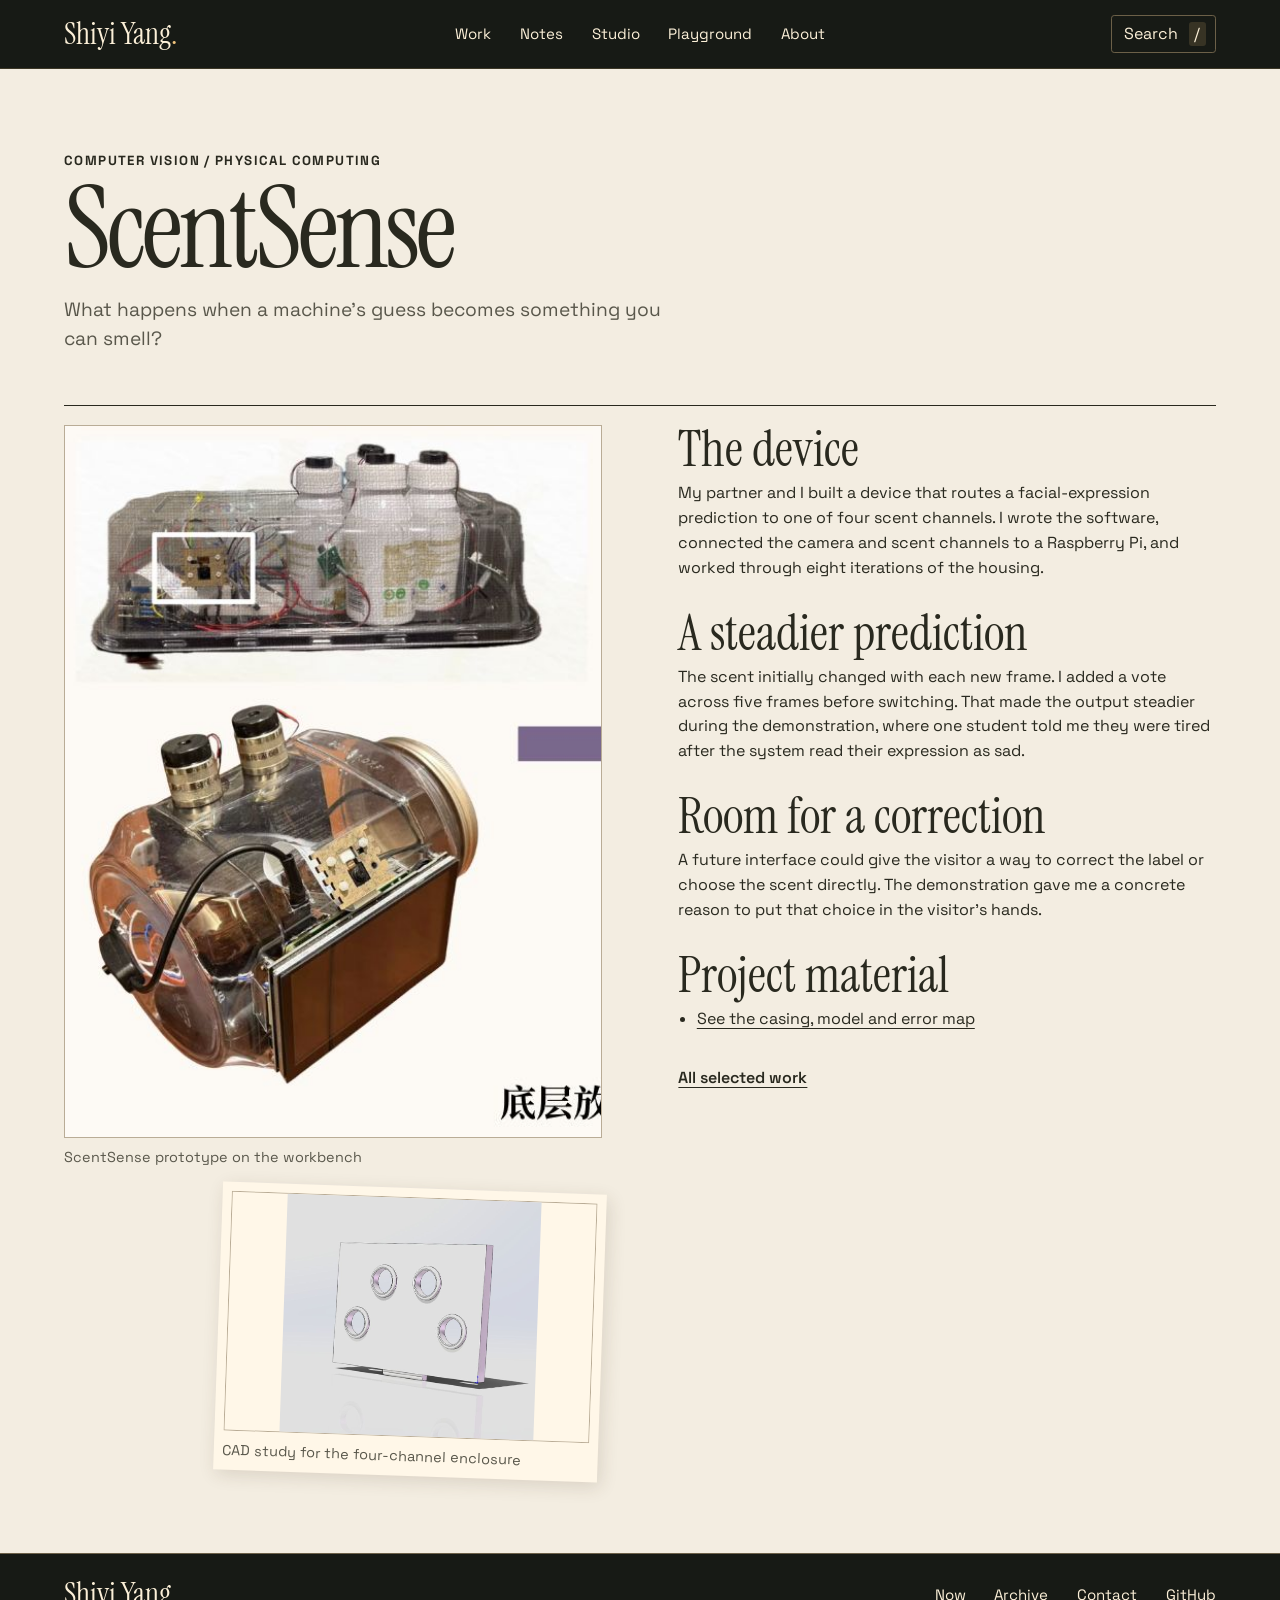
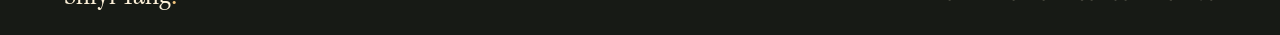
<file: scentsense.html>
<!doctype html>
    <html lang="en">
    <head>
      <meta charset="utf-8">
      <meta name="viewport" content="width=device-width, initial-scale=1">
      <title>ScentSense | Shiyi Yang</title>
      <meta name="description" content="What happens when a machine’s guess becomes something you can smell?">
      <meta name="theme-color" content="#171a15">
      <link rel="canonical" href="https://yangsy57272.github.io/scentsense.html">
      <meta property="og:type" content="website">
      <meta property="og:site_name" content="Shiyi Yang">
      <meta property="og:title" content="ScentSense | Shiyi Yang">
      <meta property="og:description" content="What happens when a machine’s guess becomes something you can smell?">
      <meta property="og:url" content="https://yangsy57272.github.io/scentsense.html">
      <meta property="og:image" content="https://yangsy57272.github.io/assets/evidence/scentsense-hardware.jpg">
      <meta name="twitter:card" content="summary_large_image">
      <link rel="icon" href="assets/editorial-mark.svg" type="image/svg+xml">
      <link rel="preload" href="assets/fonts/instrument-serif.woff2" as="font" type="font/woff2" crossorigin>
      <link rel="stylesheet" href="editorial.css">
      <script src="editorial.js" defer></script>

    </head>
    <body>
      <a class="skip" href="#main">Skip to content</a>
      <header class="site-head">
        <div class="wrap mast">
          <a class="wordmark" href="index.html">Shiyi Yang<span>.</span></a>
          <nav aria-label="Main navigation"><a href="index.html#work">Work</a><a href="notes.html">Notes</a><a href="studio.html">Studio</a><a href="playground.html">Playground</a><a href="about.html">About</a></nav>
          <button class="search-button" type="button" data-search hidden><span>Search</span> <kbd>/</kbd></button>
        </div>
      </header>
      <main id="main" tabindex="-1"><header class="wrap page-intro"><p class="eyebrow">Computer vision / Physical computing</p>
      <h1>ScentSense</h1><p class="lede">What happens when a machine’s guess becomes something you can smell?</p></header>
      <article class="wrap case-layout">
        <div class="case-plates" aria-label="Project illustrations">
          <figure class="case-figure scent"><img src="assets/evidence/scentsense-hardware.jpg" alt="The ScentSense prototype with its scent tubes and electronics exposed" fetchpriority="high">
          <figcaption>ScentSense prototype on the workbench</figcaption></figure>
          <figure class="case-figure case-study-print">
            <a href="assets/evidence/scentsense-cad-front.jpg" aria-label="View full size: CAD study for the four-channel enclosure"><img src="assets/evidence/scentsense-cad-front.jpg" alt="" loading="lazy" decoding="async"></a>
            <figcaption>CAD study for the four-channel enclosure</figcaption>
          </figure>
        </div>
        <div class="case-text"><section><h2>The device</h2><p>My partner and I built a device that routes a facial-expression prediction to one of four scent channels. I wrote the software, connected the camera and scent channels to a Raspberry Pi, and worked through eight iterations of the housing.</p></section><section><h2>A steadier prediction</h2><p>The scent initially changed with each new frame. I added a vote across five frames before switching. That made the output steadier during the demonstration, where one student told me they were tired after the system read their expression as sad.</p></section><section><h2>Room for a correction</h2><p>A future interface could give the visitor a way to correct the label or choose the scent directly. The demonstration gave me a concrete reason to put that choice in the visitor’s hands.</p></section>
          <section class="resources"><h2>Project material</h2><ul class="text-links"><li><a href="archive.html#scentsense">See the casing, model and error map</a></li></ul></section>
          <a class="plain-link" href="index.html#work">All selected work</a>
        </div>
      </article></main>
      <footer class="site-foot">
        <div class="wrap foot-layout">
          <a class="wordmark" href="index.html">Shiyi Yang<span>.</span></a>
          <nav aria-label="Elsewhere">
            <a href="now.html">Now</a><a href="archive.html">Archive</a>
            <a href="about.html#contact">Contact</a><a href="https://github.com/yangsy57272">GitHub</a>
          </nav>
        </div>
      </footer>
      <dialog class="search-dialog" aria-labelledby="search-title">
        <div class="search-head"><h2 id="search-title">Search the site</h2><button type="button" data-close-search>Close</button></div>
        <label class="sr-only" for="site-search">Filter pages and projects</label>
        <input id="site-search" type="search" placeholder="Find a project, note, or experiment…" autocomplete="off" autofocus>
        <p class="search-empty" role="status" hidden>No matching pages.</p>
        <ul class="search-results"><li><a href="index.html#work" data-keywords="ScentSense HiMCM Greenvolt portfolio projects">Selected work</a></li><li><a href="notes.html" data-keywords="Barbie John Locke essay argument">Notes &amp; writing</a></li><li><a href="studio.html" data-keywords="studio photo song video sound">Photography, music &amp; films</a></li><li><a href="assets/HiMCM-2024-Paper.pdf" data-keywords="computing environmental model">HiMCM 2024 paper (PDF)</a></li><li><a href="assets/HiMCM-2025-Paper.pdf" data-keywords="building evacuation simulation">HiMCM 2025 paper (PDF)</a></li><li><a href="assets/No-Three-In-Line.pdf" data-keywords="combinatorics geometry">No-three-in-a-line paper (PDF)</a></li><li><a href="photography.html" data-keywords="Istanbul Shanghai gallery lightbox">Photography gallery</a></li><li><a href="about.html" data-keywords="biography laptop stickers red flower contact email">About Wendy</a></li><li><a href="now.html" data-keywords="current working questions">Now</a></li><li><a href="playground.html" data-keywords="puzzles math games">Playground</a></li><li><a href="playground.html#no-three-puzzle" data-keywords="geometry dots puzzle">No-three-in-a-line puzzle</a></li><li><a href="archive.html#playground" data-keywords="camera stopwatch games">Debate prep, math sprint &amp; exposure lab</a></li><li><a href="archive.html#chapters" data-keywords="connections art film documentary">Films &amp; activity journal</a></li><li><a href="archive.html#achievements" data-keywords="archive growth honors activities awards">Original notebook &amp; awards</a></li><li><a href="archive.html#curiosity" data-keywords="stickers citrus circuits flower plums café">The little things</a></li><li><a href="about.html#contact" data-keywords="email GitHub">Contact</a></li><li><a href="scentsense.html" data-keywords="Computer vision / Physical computing What happens when a machine’s guess becomes something you can smell?">ScentSense</a></li><li><a href="no-three-in-a-line.html" data-keywords="Combinatorics / Research A grid of dots, a surprisingly short bound, and the proof behind it.">No three in a line</a></li><li><a href="himcm.html" data-keywords="Mathematical modeling / Team research Two models for decisions under constraints, from computing footprints to building sweeps.">HiMCM</a></li><li><a href="greenvolt-spark.html" data-keywords="Energy harvesting / Prototyping Exploring whether wave motion could power a coastal monitoring device.">Greenvolt Spark</a></li></ul>
        <p class="search-help">Use the arrow keys to browse, Enter to open, or Esc to close.</p>
      </dialog>
    </body>
    </html>
</file>
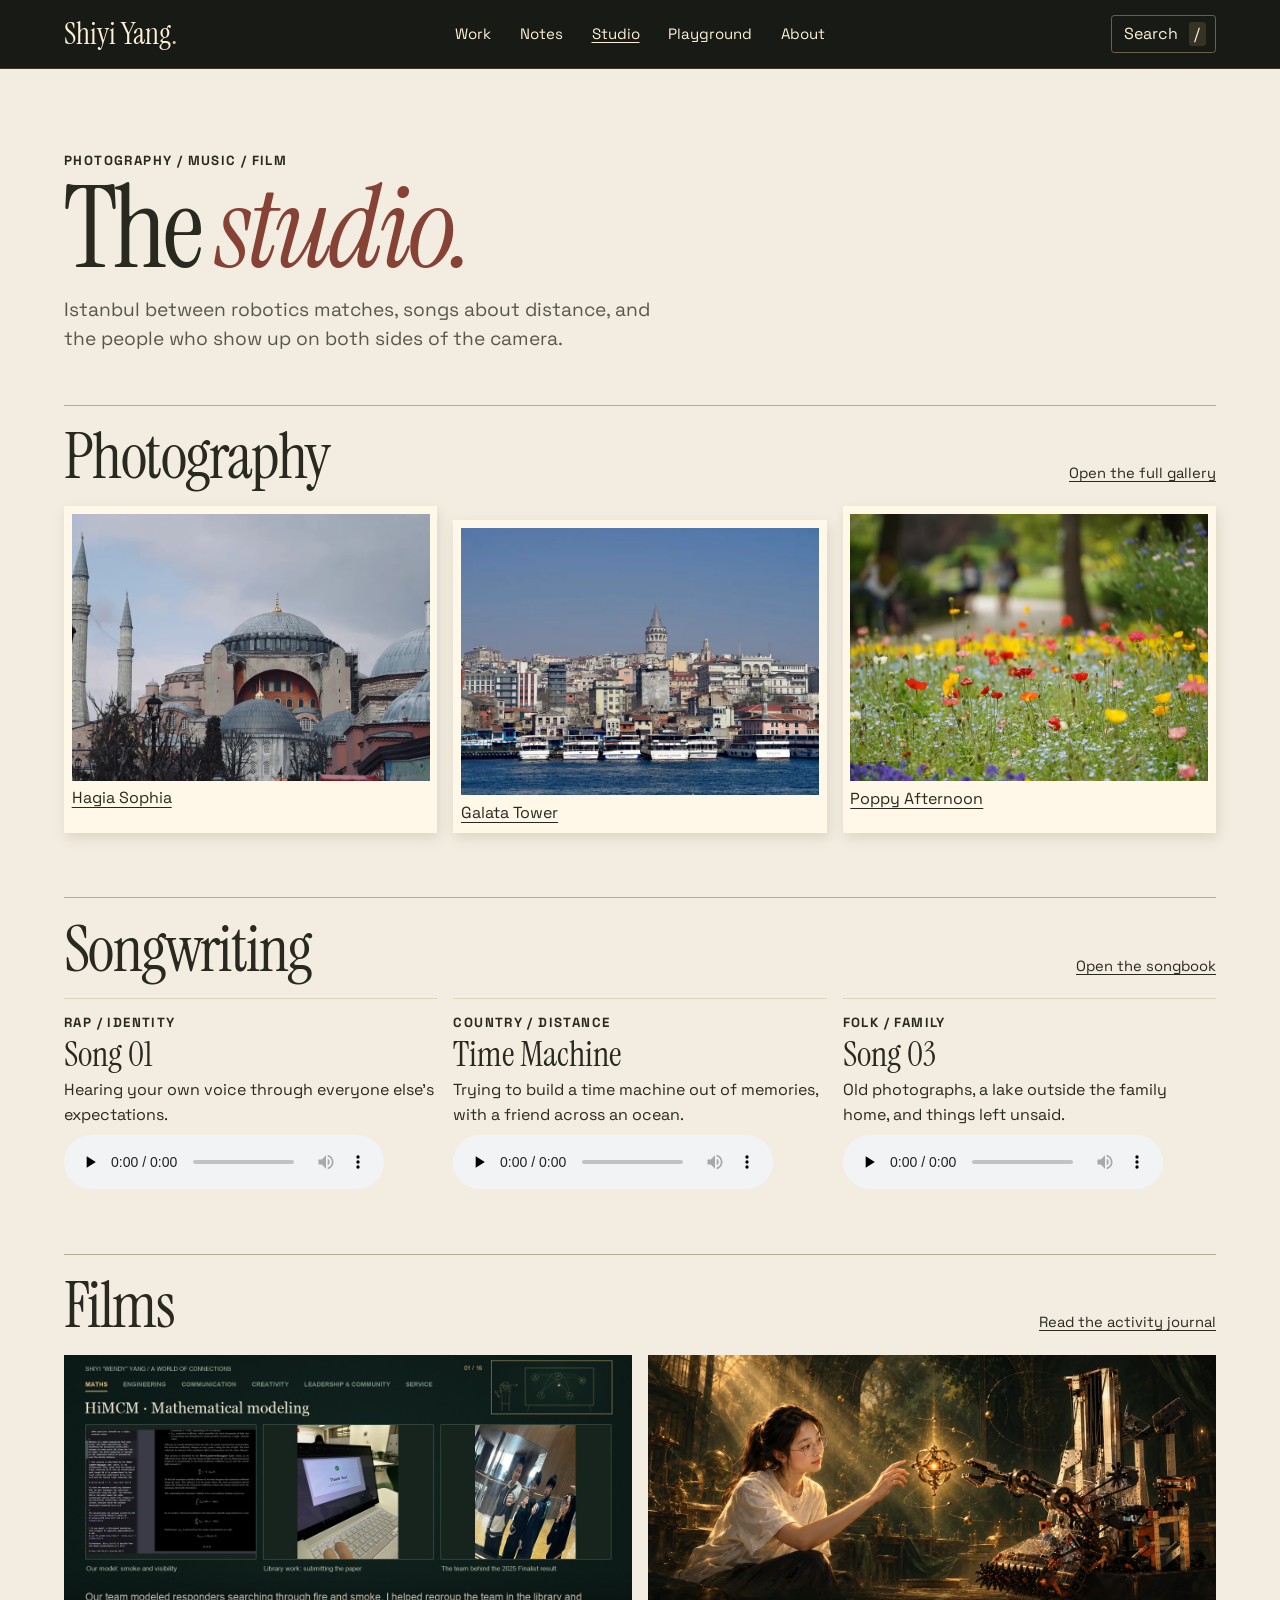
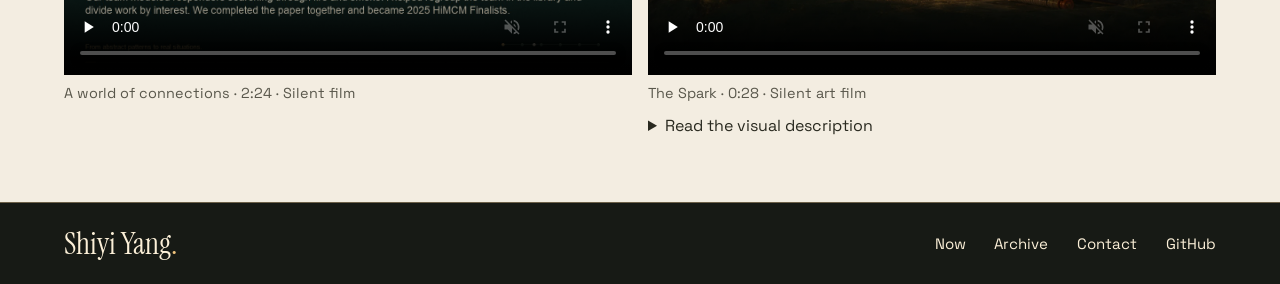
<file: studio.html>
<!doctype html>
    <html lang="en">
    <head>
      <meta charset="utf-8">
      <meta name="viewport" content="width=device-width, initial-scale=1">
      <title>Photography, music &amp; films | Shiyi Yang</title>
      <meta name="description" content="Photographs, songs and short films by Shiyi Yang.">
      <meta name="theme-color" content="#171a15">
      <link rel="canonical" href="https://yangsy57272.github.io/studio.html">
      <meta property="og:type" content="website">
      <meta property="og:site_name" content="Shiyi Yang">
      <meta property="og:title" content="Photography, music &amp; films | Shiyi Yang">
      <meta property="og:description" content="Photographs, songs and short films by Shiyi Yang.">
      <meta property="og:url" content="https://yangsy57272.github.io/studio.html">
      <meta property="og:image" content="https://yangsy57272.github.io/assets/thumbs/city/DSC05866.webp">
      <meta name="twitter:card" content="summary_large_image">
      <link rel="icon" href="assets/editorial-mark.svg" type="image/svg+xml">
      <link rel="preload" href="assets/fonts/instrument-serif.woff2" as="font" type="font/woff2" crossorigin>
      <link rel="stylesheet" href="editorial.css">
      <script src="editorial.js" defer></script>

    </head>
    <body>
      <a class="skip" href="#main">Skip to content</a>
      <header class="site-head">
        <div class="wrap mast">
          <a class="wordmark" href="index.html">Shiyi Yang<span>.</span></a>
          <nav aria-label="Main navigation"><a href="index.html#work">Work</a><a href="notes.html">Notes</a><a href="studio.html" aria-current="page">Studio</a><a href="playground.html">Playground</a><a href="about.html">About</a></nav>
          <button class="search-button" type="button" data-search hidden><span>Search</span> <kbd>/</kbd></button>
        </div>
      </header>
      <main id="main" tabindex="-1"><header class="wrap page-intro"><p class="eyebrow">Photography / Music / Film</p>
      <h1>The <em>studio.</em></h1><p class="lede">Istanbul between robotics matches, songs about distance, and the people who show up on both sides of the camera.</p></header>
    <section class="wrap studio-section"><div class="section-head"><h2>Photography</h2><a href="photography.html">Open the full gallery</a></div>
      <div class="contact-sheet">
        <a href="photography.html#photo-DSC05866"><img src="assets/thumbs/city/DSC05866.webp" alt="Hagia Sophia" loading="lazy"><span>Hagia Sophia</span></a>
        <a href="photography.html#photo-DSC07053"><img src="assets/thumbs/city/DSC07053.webp" alt="Galata Tower seen from the water" loading="lazy"><span>Galata Tower</span></a>
        <a href="photography.html#photo-DSC08102"><img src="assets/thumbs/gongqing/DSC08102.webp" alt="A meadow of poppies" loading="lazy"><span>Poppy Afternoon</span></a>
      </div>
    </section>
    <section class="wrap studio-section" id="music"><div class="section-head"><h2>Songwriting</h2><a href="archive.html#music">Open the songbook</a></div>
      <div class="studio-songs">
        <article><p class="eyebrow">Rap / Identity</p><h3>Song 01</h3><p>Hearing your own voice through everyone else’s expectations.</p><audio controls preload="none" aria-label="Song 01" src="assets/music/song-01-rap.mp3"></audio></article>
        <article><p class="eyebrow">Country / Distance</p><h3>Time Machine</h3><p>Trying to build a time machine out of memories, with a friend across an ocean.</p><audio controls preload="none" aria-label="Time Machine" src="assets/music/time-machine.mp3"></audio></article>
        <article><p class="eyebrow">Folk / Family</p><h3>Song 03</h3><p>Old photographs, a lake outside the family home, and things left unsaid.</p><audio controls preload="none" aria-label="Song 03" src="assets/music/song-03-folk.mp3"></audio></article>
      </div>
    </section>
    <section class="wrap studio-section" id="films"><div class="section-head"><h2>Films</h2><a href="activity-film.html">Read the activity journal</a></div>
      <div class="studio-films">
        <figure><video controls muted playsinline preload="none" poster="assets/activities/thematic-story-01.jpg" src="assets/films/a-world-of-connections-real-activities.mp4" aria-label="A world of connections"></video><figcaption>A world of connections · 2:24 · Silent film</figcaption></figure>
        <figure id="spark-film"><video controls muted playsinline preload="none" poster="assets/editorial/the-first-spark.webp" src="assets/films/the-spark-art-film.mp4" aria-label="The Spark art film"></video><figcaption>The Spark · 0:28 · Silent art film</figcaption><details><summary>Read the visual description</summary><p>An inventor and a competition robot reach toward a golden gyroscope. The workshop fades into glowing blueprint lines. The last scene gathers the team around a workbench lit by the same small spark.</p></details></figure>
      </div>
    </section></main>
      <footer class="site-foot">
        <div class="wrap foot-layout">
          <a class="wordmark" href="index.html">Shiyi Yang<span>.</span></a>
          <nav aria-label="Elsewhere">
            <a href="now.html">Now</a><a href="archive.html">Archive</a>
            <a href="about.html#contact">Contact</a><a href="https://github.com/yangsy57272">GitHub</a>
          </nav>
        </div>
      </footer>
      <dialog class="search-dialog" aria-labelledby="search-title">
        <div class="search-head"><h2 id="search-title">Search the site</h2><button type="button" data-close-search>Close</button></div>
        <label class="sr-only" for="site-search">Filter pages and projects</label>
        <input id="site-search" type="search" placeholder="Find a project, note, or experiment…" autocomplete="off" autofocus>
        <p class="search-empty" role="status" hidden>No matching pages.</p>
        <ul class="search-results"><li><a href="index.html#work" data-keywords="ScentSense HiMCM Greenvolt portfolio projects">Selected work</a></li><li><a href="notes.html" data-keywords="Barbie John Locke essay argument">Notes &amp; writing</a></li><li><a href="studio.html" data-keywords="studio photo song video sound">Photography, music &amp; films</a></li><li><a href="assets/HiMCM-2024-Paper.pdf" data-keywords="computing environmental model">HiMCM 2024 paper (PDF)</a></li><li><a href="assets/HiMCM-2025-Paper.pdf" data-keywords="building evacuation simulation">HiMCM 2025 paper (PDF)</a></li><li><a href="assets/No-Three-In-Line.pdf" data-keywords="combinatorics geometry">No-three-in-a-line paper (PDF)</a></li><li><a href="photography.html" data-keywords="Istanbul Shanghai gallery lightbox">Photography gallery</a></li><li><a href="about.html" data-keywords="biography laptop stickers red flower contact email">About Wendy</a></li><li><a href="now.html" data-keywords="current working questions">Now</a></li><li><a href="playground.html" data-keywords="puzzles math games">Playground</a></li><li><a href="playground.html#no-three-puzzle" data-keywords="geometry dots puzzle">No-three-in-a-line puzzle</a></li><li><a href="archive.html#playground" data-keywords="camera stopwatch games">Debate prep, math sprint &amp; exposure lab</a></li><li><a href="archive.html#chapters" data-keywords="connections art film documentary">Films &amp; activity journal</a></li><li><a href="archive.html#achievements" data-keywords="archive growth honors activities awards">Original notebook &amp; awards</a></li><li><a href="archive.html#curiosity" data-keywords="stickers citrus circuits flower plums café">The little things</a></li><li><a href="about.html#contact" data-keywords="email GitHub">Contact</a></li><li><a href="scentsense.html" data-keywords="Computer vision / Physical computing What happens when a machine’s guess becomes something you can smell?">ScentSense</a></li><li><a href="no-three-in-a-line.html" data-keywords="Combinatorics / Research A grid of dots, a surprisingly short bound, and the proof behind it.">No three in a line</a></li><li><a href="himcm.html" data-keywords="Mathematical modeling / Team research Two models for decisions under constraints, from computing footprints to building sweeps.">HiMCM</a></li><li><a href="greenvolt-spark.html" data-keywords="Energy harvesting / Prototyping Exploring whether wave motion could power a coastal monitoring device.">Greenvolt Spark</a></li></ul>
        <p class="search-help">Use the arrow keys to browse, Enter to open, or Esc to close.</p>
      </dialog>
    </body>
    </html>
</file>
<file: editorial.css>
@font-face{font-family:Instrument Serif;src:url("assets/fonts/instrument-serif.woff2") format("woff2");font-display:swap}
@font-face{font-family:Instrument Serif;src:url("assets/fonts/instrument-serif-italic.woff2") format("woff2");font-style:italic;font-display:swap}
@font-face{font-family:Space Grotesk;src:url("assets/fonts/space-grotesk.woff2") format("woff2");font-weight:400 700;font-display:swap}

:root {
  color-scheme: light;
  --paper: #f3ede1;
  --ink: #29291f;
  --muted: #59574b;
  --accent: #f1c47d;
  --rust: #864234;
  --line: #b9ac96;
  --soft-line: #ded2bc;
  --deep: #171a15;
  --light: #fcf0d8;
  --dark-line: #6c6048;
  --display: "Instrument Serif", Georgia, serif;
  --body: "Space Grotesk", Arial, sans-serif;
  --gutter: clamp(1rem, 5vw, 5.5rem);
}
*, *::before, *::after {box-sizing: border-box}
body {margin: 0; background: var(--paper); color: var(--ink); font: 1rem/1.55 var(--body)}
[hidden] {display:none !important}
img, video {display: block; max-width: 100%}
figure, blockquote {margin: 0}
h1, h2, h3, p {margin: 0}
h1, h2, h3 {font-family: var(--display); font-weight: 400; line-height: .99}
a {color: inherit; text-underline-offset: .22em}
a:hover {text-decoration-thickness: 2px}
button, input {font: inherit; color: inherit}
button {cursor: pointer}
:focus-visible {outline: 3px solid #8a432e; outline-offset: 4px}
[id] {scroll-margin-top: 1.4rem}
.wrap {width: min(100% - var(--gutter) * 2, 82rem); margin-inline: auto}
.sr-only, .skip:not(:focus) {position: absolute; width: 1px; height: 1px; overflow: hidden; clip-path: inset(50%); white-space: nowrap}
.skip:focus {position: absolute; top: .5rem; left: .5rem; z-index: 3; padding: .5rem 1rem; background: var(--accent)}
.site-head {
  color: var(--light); background: var(--deep); border-bottom: 1px solid #c9a56835;
}
.site-head :focus-visible, .hero :focus-visible, .site-foot :focus-visible {outline-color: var(--accent)}
.mast {display: grid; grid-template-columns: 1fr auto 1fr; align-items: center; gap: 1rem; min-height: 4.25rem}
.wordmark {font-family: var(--display); text-decoration: none; font-size: 1.9rem; line-height: 1; width: fit-content}
.wordmark span {color: var(--accent)}
.mast nav, .site-foot nav {display: flex; flex-wrap: wrap; gap: .15rem clamp(.9rem, 2.25vw, 2.2rem)}
.mast nav a, .site-foot nav a {text-decoration: none; font-size: .94rem; padding-block: .55rem}
.mast nav a:hover, .mast nav a[aria-current], .site-foot nav a:hover {text-decoration: underline}
.search-button {justify-self: end; display: inline-flex; align-items: center; gap: .65rem; background: none; border: 1px solid var(--dark-line); padding: .33rem .55rem .33rem .75rem; border-radius: .2rem}
.search-button:hover {background: var(--accent); border-color: var(--accent); color: var(--deep)}
.search-button kbd {background: #f1c47d26}
kbd {font-family: var(--body); background: #e6dbc5; padding-inline: .36rem; border-radius: .18rem}
.eyebrow {font-size: .83rem; line-height: 1.35; text-transform: uppercase; letter-spacing: .105em; font-weight: 700}
.lede {max-width: 38rem; color: var(--muted); font-size: clamp(1.02rem, 1.5vw, 1.24rem); line-height: 1.5}
.hero {background: var(--deep); color: var(--light); overflow: hidden; isolation: isolate}
.hero-inner {
  position: relative; min-height: clamp(31rem, 43vw, 42rem); display: grid; align-items: center;
}
.hero-copy {position: relative; z-index: 1; width: min(48%, 31rem); padding-block: 2.25rem 3.5rem}
.hero-copy > .eyebrow {color: var(--accent); display: flex; gap: .75rem; align-items: center}
.hero-copy > .eyebrow::before {content: ""; width: 1.85rem; height: 1px; background: currentColor}
.hero h1 {
  font-size: clamp(5rem, 10.4vw, 10rem); line-height: .77; letter-spacing: -.037em;
  margin: .85rem 0 1.3rem;
}
.hero h1 em {color: var(--accent)}
.page-intro h1 em {color: var(--rust)}
.hero .lede {max-width: 31ch; color: #e0d2b8}
.hero-links, .inline-links {display: flex; flex-wrap: wrap; align-items: center; gap: .6rem 1.4rem; margin-top: 1.4rem}
.action {
  display: inline-block; border: 1px solid var(--accent); padding: .61rem .98rem;
  background: var(--accent); color: var(--deep); text-decoration: none; font-weight: 700;
}
.action:hover {background: var(--deep); color: var(--accent)}
.plain-link {font-weight: 600}
.hero-frame {position: absolute; inset: 0 calc(-1 * var(--gutter)) 0 29%; margin: 0}
.hero-image {position: absolute; inset: 0; overflow: hidden; background: var(--deep)}
.hero-image::after {
  content: ""; position: absolute; inset: 0; pointer-events: none;
  background: linear-gradient(90deg, var(--deep), #171a15ee 5%, #171a157a 17%, transparent 39%),
              linear-gradient(0deg, #141811f5, transparent 32%);
}
.hero-image img {width: 100%; height: 100%; object-fit: cover; object-position: center 48%; animation: frame-in .28s ease-out}
@keyframes frame-in {from {opacity: .5} to {opacity: 1}}
.hero-frame figcaption {
  position: absolute; inset: auto var(--gutter) 1rem 18%; display: flex; justify-content: flex-end;
  align-items: center; flex-wrap: wrap; gap: .4rem 1.15rem; color: var(--light); font-size: .84rem;
}
.hero-frame figcaption > a {padding-block: .45rem}
.hero-frame figcaption > a span {color: #e9d3ac}
.frame-controls {
  display: inline-flex; padding: .2rem; border: 1px solid #e3bd825e;
  background: #171a15eb;
}
.frame-controls button {
  background: transparent; color: var(--light); border: 0; padding: .4rem .66rem;
}
.frame-controls button[aria-pressed="true"] {color: var(--deep); background: var(--accent)}
.frame-controls button[aria-pressed="false"]:hover {text-decoration: underline}

.work, .studio-section {border-top: 1px solid var(--line); padding-block: 1.2rem clamp(2.75rem, 5vw, 5rem)}
.work {border-top: 0; padding-top: clamp(2.2rem, 4vw, 3.7rem)}
.section-head {display: flex; justify-content: space-between; align-items: baseline; flex-wrap: wrap; gap: .65rem 1rem; margin-bottom: 1.1rem}
.section-head h2, .field-copy h2, .puzzle h2 {font-size: clamp(2.45rem, 5vw, 5rem); letter-spacing: -.025em}
.section-head > a {font-size: .92rem}
.work .section-head {border-bottom: 1px solid var(--line); padding-bottom: .75rem; margin-bottom: 1.2rem}
.work-grid {
  display: grid; grid-template-columns: minmax(0, 1.15fr) minmax(0, 1fr);
  gap: 1.75rem clamp(1rem, 3vw, 2.75rem);
}
.work-card {min-width: 0}
.work-card > a {display: grid; grid-template-rows: auto 1fr; height: 100%; text-decoration: none}
.work-card a:focus-visible {outline-offset: 3px}
.work-art {aspect-ratio: 2.15; position: relative; overflow: hidden; background: var(--soft-line)}
.work-art img {width: 100%; height: 100%; object-fit: cover; transition: transform .32s ease}
.work-art.scent img {object-position: center 48%}
.work-art.model img {object-position: center 42%}
.work-art.wave img {object-position: center 46%}
.work-card a:hover img {transform: scale(1.035)}
.work-art.grid-study {background: #452820; color: #fae4bc}
.grid-study::before {
  content: ""; position: absolute; inset: 10% 8%;
  background-image: linear-gradient(90deg, #f1c47d38 1px, transparent 1px), linear-gradient(#f1c47d38 1px, transparent 1px);
  background-size: calc(100% / 6) calc(100% / 4);
}
.grid-study i {
  position: absolute; left: calc(8% + 14% * var(--x)); top: calc(10% + 20% * var(--y));
  width: .66rem; aspect-ratio: 1; border-radius: 50%; background: #ffe3ad; transform: translate(-50%, -50%);
}
.plot-line {
  position: absolute; left: 50%; top: 30%; width: 28%; height: 40%;
  background: linear-gradient(to top right, transparent calc(50% - .5px), #f1c47d 50%, transparent calc(50% + .5px));
}
.plot-axis {position: absolute; top: 4%; left: 4%; font: italic 1rem/1 var(--display)}
.plot-axis-x {inset: auto 5% 4% auto}
.plot-note {position: absolute; bottom: 7%; left: 9%; font: italic 1.12rem/1 var(--display)}
.work-copy {display: grid; align-content: start; gap: .36rem; padding: .8rem .1rem 1rem; border-bottom: 1px solid var(--line)}
.work-copy .eyebrow {font-size: .72rem; color: var(--rust)}
.work-copy h3 {font-size: clamp(2.1rem, 4.5vw, 4.1rem); letter-spacing: -.025em}
.work-copy > p:not(.eyebrow) {color: var(--muted); font-size: .98rem}
.read-case {padding-top: .15rem; font-size: .88rem; font-weight: 600; text-decoration: underline; text-underline-offset: .19em}

.studio-spread {background: #e7d9c3; border-block: 1px solid #c9b79d}
.studio-spread-inner {
  display: grid; grid-template-columns: .75fr 1.35fr; align-items: center;
  gap: clamp(1.5rem, 4vw, 3.5rem); padding-block: clamp(2.25rem, 6.3vw, 5.5rem);
}
.spread-copy h2 {font-size: clamp(3.6rem, 6.5vw, 7rem); line-height: .87; margin: .55rem 0 .85rem}
.spread-copy h2 em {color: var(--rust)}
.spread-copy p:not(.eyebrow) {max-width: 34ch; color: var(--muted)}
.spread-copy .inline-links {margin-top: .85rem}
.field-copy a {display: inline-block; margin-top: .75rem}
.spread-prints {
  display: grid; grid-template-columns: 1.17fr 1fr; align-items: center; margin-inline: .35rem 1rem;
  padding-block: .4rem 1rem;
}
.spread-print {
  display: block; min-width: 0; padding: .48rem; background: #fff7e8; color: var(--ink);
  box-shadow: .15rem .32rem .8rem #5f472447; text-decoration: none;
  transition: transform .25s ease; position: relative;
}
.spread-print:hover, .spread-print:focus-visible {transform: rotate(0); z-index: 2}
.city-print {transform: rotate(-5deg)}
.flower-print {transform: rotate(7deg); margin-inline-start: -1.2rem; margin-block-start: 2.7rem}
.spread-print img {width: 100%; aspect-ratio: 1.44; object-fit: cover}
.spread-print span {display: block; padding: .33rem .16rem .08rem; font-size: .84rem}

.field-section {display: grid; grid-template-columns: 1fr 1.25fr; gap: 1.6rem 4rem; padding-block: clamp(1.5rem, 4vw, 3.2rem) clamp(3rem, 6vw, 6rem)}
.field-copy h2 {margin-block: .45rem .8rem}
.field-copy > p:last-child {max-width: 24rem; color: var(--muted)}
.field-links a {text-decoration: none; display: grid; grid-template-columns: .9fr 1fr; align-items: baseline; gap: .15rem 1rem; padding: .65rem .5rem; border-bottom: 1px solid var(--line)}
.field-links a:hover {background: var(--accent)}
.field-links strong {font: 400 1.65rem/1.15 var(--display)}
.field-links span {color: var(--muted); font-size: .91rem}
.site-foot {background: var(--deep); color: var(--light); border-top: 1px solid var(--dark-line)}
.foot-layout {display: flex; justify-content: space-between; align-items: center; flex-wrap: wrap; gap: .4rem 1rem; padding-block: 1.25rem}
.page-intro {padding-block: clamp(2.75rem, 6.5vw, 6rem) clamp(2rem, 4vw, 3.6rem)}
.page-intro h1 {font-size: clamp(3.75rem, 9vw, 8.5rem); line-height: .9; margin-block: .45rem .95rem; letter-spacing: -.035em}
.case-layout, .story-layout {display: grid; grid-template-columns: minmax(0, 1fr) minmax(0, 1fr); align-items: start; gap: 2rem clamp(2rem, 6vw, 6rem); border-top: 1px solid var(--ink); padding-block: 1.2rem clamp(3rem, 6vw, 6rem)}
.case-plates {display: grid; gap: 1.25rem}
.case-figure img {width: 100%; height: auto; background: var(--soft-line); border: 1px solid var(--line)}
.case-study-print {width: min(24rem, 91%); margin-left: auto; padding: .55rem; background: #fff7e8; box-shadow: .18rem .3rem 1.1rem #49331d24; transform: rotate(2deg)}
.case-study-print a {display: block}
.case-study-print img {max-height: 15rem; object-fit: contain; background: #fff7e8}
.story-layout .case-figure img {max-height: 39rem; object-fit: cover; object-position: center 39%}
.case-figure figcaption, .studio-films figcaption {margin-top: .5rem; font-size: .9rem; color: var(--muted)}
.case-text, .prose {display: grid; gap: 1.75rem; max-width: 41rem}
.case-text h2, .prose h2, .reading-list h2 {font-size: clamp(2.05rem, 4vw, 3.1rem); margin-bottom: .45rem}
.case-text p + p, .prose p + p {margin-top: .65rem}
.prose section > a {display: inline-block; margin-top: .7rem}
.prose blockquote {margin-top: 1rem; padding-left: 1rem; border-left: .35rem solid var(--rust); font: italic 1.9rem/1.12 var(--display)}
.text-links {margin: 0; padding-left: 1.15rem}
.text-links li {margin: .4rem 0}
.reading-list {padding-bottom: clamp(3rem, 6vw, 6rem)}
.reading-list article {border-top: 1px solid var(--line); padding: 1.3rem 0; max-width: 58rem}
.reading-list p {max-width: 42rem}
.reading-list .eyebrow {margin-bottom: .45rem}
.reading-list a {display: inline-block; margin: .6rem 1.1rem 0 0}
.reading-list.compact {padding-bottom: 0; display: grid; grid-template-columns: repeat(3, 1fr); gap: 1rem}
.reading-list h3, .studio-songs h3 {font-size: 2.2rem; margin-bottom: .4rem}
.contact-sheet, .studio-songs {display: grid; grid-template-columns: repeat(3, minmax(0, 1fr)); gap: 1rem}
.contact-sheet > a {display: block; min-width: 0; padding: .48rem; background: #fff7e8; box-shadow: .15rem .3rem .75rem #49331d22}
.contact-sheet > a:nth-child(2) {margin-top: .9rem}
.contact-sheet img {width: 100%; aspect-ratio: 1.34; object-fit: cover; margin-bottom: .35rem}
.studio-songs article {min-width: 0; border-top: 1px solid var(--soft-line); padding-top: .9rem; display: flex; flex-direction: column; align-items: start}
.studio-songs h3 {margin-top: .3rem}
.studio-songs audio {width: 100%; max-width: 20rem; margin-top: auto; padding-top: .5rem; height: 3.9rem}
.studio-films {display: grid; grid-template-columns: repeat(2, minmax(0, 1fr)); gap: 1rem}
.studio-films details {margin-top: .55rem}
.studio-films summary {cursor: pointer}
.studio-films details p {margin-top: .35rem}
.studio-films video {width: 100%; min-height: 9rem; aspect-ratio: 16 / 9; object-fit: contain; background: var(--deep)}

.puzzle {display: grid; grid-template-columns: minmax(0, 1fr) minmax(0, 1.2fr); gap: 1.5rem clamp(1.5rem, 6vw, 6rem); align-items: start; padding-block: 1.2rem clamp(2.5rem, 5vw, 5rem); border-top: 1px solid var(--ink)}
.puzzle-copy h2 {margin: .6rem 0 .85rem}
.puzzle-copy p {max-width: 33ch}
.puzzle-copy details {margin: .9rem 0; padding: .45rem 0; border-top: 1px solid var(--soft-line); border-bottom: 1px solid var(--soft-line)}
.puzzle-copy summary {cursor: pointer; width: fit-content}
.puzzle-copy details p {margin-top: .45rem}
.puzzle-interface {background: var(--deep); color: var(--paper); padding: clamp(.8rem, 3vw, 1.7rem)}
.board {position: relative; isolation: isolate; display: grid; grid-template-columns: repeat(5, minmax(0, 1fr)); gap: 1px; background: #829287; padding: 1px}
.board:empty {display: none}
.board button {position: relative; display: grid; place-items: center; background: var(--deep); border: 0; min-width: 0; aspect-ratio: 1.3; padding: 0; min-height: 2.75rem}
.board button:focus-visible {outline-color: var(--accent); outline-offset: -4px; z-index: 3}
.board button:hover {background: #463b27}
.board button::before {content: ""; width: .55rem; aspect-ratio: 1; border-radius: 50%; background: #aebbab}
.board button[aria-pressed="true"]::before {background: var(--accent); width: clamp(.94rem, 3vw, 1.6rem); outline: 2px solid var(--deep); z-index: 2}
.board button.conflicted::before {background: #ff957e; outline: 2px solid #ff957e; outline-offset: 2px}
.board svg {position: absolute; inset: 0; width: 100%; height: 100%; z-index: 1; pointer-events: none}
.board line {stroke: #ff957e; stroke-width: 2; vector-effect: non-scaling-stroke}
.board-help {color: #dde4d9; font-size: .88rem; margin-top: .65rem}
.board-status {min-height: 2.1em; margin-block: .55rem; font-weight: 600}
.puzzle-controls {display: flex; gap: .55rem; flex-wrap: wrap}
.puzzle-controls button, .search-head button {border: 1px solid currentColor; background: transparent; padding: .38rem .68rem}
.puzzle-controls button:not(:disabled):hover {color: var(--accent)}
.puzzle-controls button:disabled {opacity: .6; cursor: default}

.search-dialog {width: min(34rem, calc(100% - 2rem)); max-height: min(75vh, 42rem); margin: 9vh auto auto; padding: 1rem; color: var(--ink); background: var(--paper); border: 1px solid var(--ink); box-shadow: .3rem .3rem 0 var(--accent)}
.search-dialog::backdrop {background: #171a15dc}
.search-head {display: flex; justify-content: space-between; align-items: center; gap: .75rem; margin-bottom: .7rem}
.search-head h2 {font-size: 2.25rem}
.search-head button:hover {background: var(--accent)}
.search-dialog input {width: 100%; padding: .55rem .65rem; border: 1px solid var(--ink); background: #fff}
.search-results {list-style: none; padding-left: 0; margin: .65rem 0 0; max-height: 42vh; overflow: auto}
.search-results a {display: block; padding: .45rem .5rem; text-decoration: none; border-bottom: 1px solid var(--soft-line)}
.search-results a:hover, .search-results a:focus-visible {background: var(--accent); outline-offset: -3px}
.search-help, .search-empty {margin-top: .65rem; font-size: .9rem; color: var(--muted)}

@media (max-width: 50rem) {
  .hero-inner {min-height: auto; display: flex; flex-direction: column; align-items: stretch}
  .hero-copy {width: 100%; padding-block: 2.5rem 1.15rem}
  .hero h1 {font-size: clamp(4.65rem, 14vw, 7.4rem)}
  .hero-frame {position: relative; inset: auto; margin-inline: calc(-1 * var(--gutter))}
  .hero-image {position: relative; aspect-ratio: 1.77}
  .hero-image::after {background: linear-gradient(var(--deep), transparent 24%), linear-gradient(0deg, #141811a0, transparent 26%)}
  .hero-frame figcaption {position: static; justify-content: space-between; padding: .45rem var(--gutter) .85rem}
  .studio-spread-inner {grid-template-columns: 1fr}
}
@media (max-width: 43rem) {
  .mast {grid-template-columns: 1fr auto; padding-block: .75rem .25rem; gap: .2rem .6rem}
  .mast nav {grid-row: 2; grid-column: 1 / -1; gap: 0 clamp(.64rem, 3.3vw, 1.2rem)}
  .mast nav a {font-size: .88rem}
  .field-section, .case-layout, .story-layout, .puzzle {grid-template-columns: 1fr}
  .work-grid {grid-template-columns: repeat(2, minmax(0, 1fr)); gap: 1.15rem .75rem}
  .work-art {aspect-ratio: 1.38}
  .studio-songs, .reading-list.compact {grid-template-columns: 1fr}
}
@media (max-width: 26rem) {
  .work-copy .eyebrow {font-size: .68rem; letter-spacing: .05em}
  .work-copy h3 {font-size: 1.85rem}
  .work-copy > p:not(.eyebrow) {font-size: .91rem}
  .plot-note {font-size: .83rem}
  .studio-films, .contact-sheet {grid-template-columns: 1fr}
  .contact-sheet > a:nth-child(2) {margin-top: 0}
  .field-links a {grid-template-columns: 1fr}
}
@media (prefers-reduced-motion: reduce) {
  *, *::before, *::after {transition-duration: 0s !important; animation-duration: 0s !important; scroll-behavior: auto !important}
}
</file>
<file: activity-journal.css>
:root {
  color-scheme: light;
  --paper: #f5f2eb;
  --ink: #20392f;
  --muted: #4c6257;
  --line: #d4dacf;
  --accent: #8b4b35;
  --serif: Georgia, serif;
}

* { box-sizing: border-box; }
html { scroll-behavior: smooth; }
body { margin: 0; background: var(--paper); color: var(--ink); font: 1rem/1.7 system-ui, sans-serif; }
a { color: inherit; text-underline-offset: .25em; }
button { font: inherit; }
a:focus-visible, button:focus-visible, summary:focus-visible, video:focus-visible {
  outline: 3px solid #bb734f;
  outline-offset: 4px;
}
h1, h2, h3 { margin: 0; font-family: var(--serif); font-weight: 400; line-height: 1.06; }

.journal-cover {
  color: #fff8ee;
  background: linear-gradient(90deg, #122921 14%, #122921e8 35%, #12292135 100%),
    url('assets/evidence/admission/frc-filming.jpg') center 42% / cover;
}
.cover-inner, main { width: min(100% - 3rem, 72rem); margin-inline: auto; }
.cover-inner { min-height: clamp(31rem, 67vh, 49rem); display: grid; align-content: space-between; padding: 1.75rem 0 clamp(3rem, 9vw, 7rem); }
.cover-back { justify-self: start; font-size: .9rem; }
.cover-copy { margin-top: 5rem; }
.cover-copy h1 { max-width: 10ch; font-size: clamp(3.3rem, 9vw, 8rem); letter-spacing: -.062em; }
.cover-copy h1 em { color: #efc2a2; font-weight: inherit; }
.cover-copy p { max-width: 34ch; font-size: clamp(1rem, 2vw, 1.25rem); margin: 1.5rem 0; }
.cover-link {
  display: inline-block;
  padding: .65rem 1rem;
  border-radius: .35rem;
  background: #fff4e6;
  color: var(--ink);
  text-decoration: none;
  font-weight: 650;
}
.cover-film-link { display: inline-block; margin: .75rem 0 0 1rem; }

main { padding: clamp(2.75rem, 6vw, 5.25rem) 0 3rem; }
.screening {
  display: grid;
  grid-template-columns: minmax(13rem, .65fr) minmax(0, 1.35fr);
  align-items: center;
  gap: clamp(1.5rem, 5vw, 4rem);
  padding: clamp(1.25rem, 4vw, 3.25rem);
  background: #e1eae0;
  border-radius: .6rem;
}
.screening h2 { font-size: clamp(2rem, 4vw, 3.25rem); }
.screening p { color: var(--muted); max-width: 32ch; }
.screening video { display: block; width: 100%; aspect-ratio: 16/9; background: #142721; border-radius: .3rem; }
.download, summary { font-weight: 650; font-size: .9rem; }

#themes { display: flex; flex-wrap: wrap; gap: .55rem; margin: 2.5rem 0 3.5rem; }
#themes a { border: 1px solid #b9c7bb; padding: .42rem .85rem; border-radius: 2rem; text-decoration: none; font-size: .9rem; }
#themes a:hover, #themes a:focus-visible { background: #dce8dc; }

section, article, #screening, #themes { scroll-margin-top: 1.25rem; }
section + section { margin-top: clamp(3rem, 8vw, 6rem); }
.theme { border-top: 1px solid #9ea99e; padding: 1.2rem 0 1.5rem; }
.theme h2 { font-size: clamp(2.4rem, 6vw, 4.5rem); letter-spacing: -.055em; }
.theme p { color: var(--muted); margin: .45rem 0 0; }

article {
  --tint: #e6eee5;
  display: grid;
  grid-template-columns: minmax(0, 1fr) minmax(0, 1fr);
  align-items: start;
  gap: 1.65rem clamp(1.5rem, 4vw, 3.5rem);
  padding: clamp(1.05rem, 3vw, 2.2rem);
  border: 1px solid var(--line);
  border-radius: .55rem;
  background: #fffdf8;
}
article + article { margin-top: 1.25rem; }
#theme-2 article, #theme-3 article { --tint: #f3e8df; }
.activity-title {
  grid-column: 1 / -1;
  display: flex;
  justify-content: space-between;
  align-items: center;
  gap: .95rem;
  padding-bottom: 1.25rem;
  border-bottom: 1px solid var(--line);
}
.activity-title h3 { font-size: clamp(1.55rem, 3.5vw, 2.65rem); letter-spacing: -.035em; }
.activity-title button {
  margin-top: .6rem;
  background: transparent;
  color: var(--accent);
  border: 1px solid #bc9686;
  border-radius: .3rem;
  padding: .32rem .65rem;
  font-size: .85rem;
  cursor: pointer;
}
.activity-title button:hover { background: #f3e8df; }
.golden-motion { width: clamp(6.5rem, 16vw, 10rem); aspect-ratio: 2 / 1; object-fit: cover; border-radius: .25rem; background: #142721; }
.journal-entry p { margin: 0; }
.journal-entry .reflection {
  margin-top: 1rem;
  padding: 1rem 1.15rem;
  border-left: 3px solid #a0644c;
  border-radius: 0 .2rem .2rem 0;
  background: var(--tint);
  font: 1.125rem/1.58 var(--serif);
}

.collage { display: grid; grid-template-columns: repeat(2, minmax(0, 1fr)); gap: .85rem; }
article > .collage:has(> figure:nth-child(3)) > figure:first-child { grid-column: 1 / -1; }
figure { min-width: 0; margin: 0; }
figure a { display: block; background: #eeebe2; border-radius: .25rem; }
figure img { display: block; width: 100%; height: auto; aspect-ratio: 4/3; object-fit: contain; border-radius: .25rem; }
article > .collage:has(> figure:nth-child(3)) > figure:first-child img { aspect-ratio: 16/9; }
figcaption { font-size: .85rem; line-height: 1.4; color: var(--muted); margin-top: .4rem; }
details { grid-column: 1 / -1; border-top: 1px solid var(--line); padding-top: .8rem; }
summary { cursor: pointer; }
details .collage { margin-top: .8rem; }
footer { padding-top: 2.5rem; font-size: .875rem; color: var(--muted); }

@media (max-width: 750px) {
  .cover-inner, main { width: calc(100% - 2rem); }
  .journal-cover { background-position: center, 60% center; }
  .screening, article { grid-template-columns: minmax(0, 1fr); }
  .journal-entry { grid-row: 2; }
}

@media (prefers-reduced-motion: reduce) {
  html { scroll-behavior: auto; }
  .golden-motion { display: none; }
}
</file>
